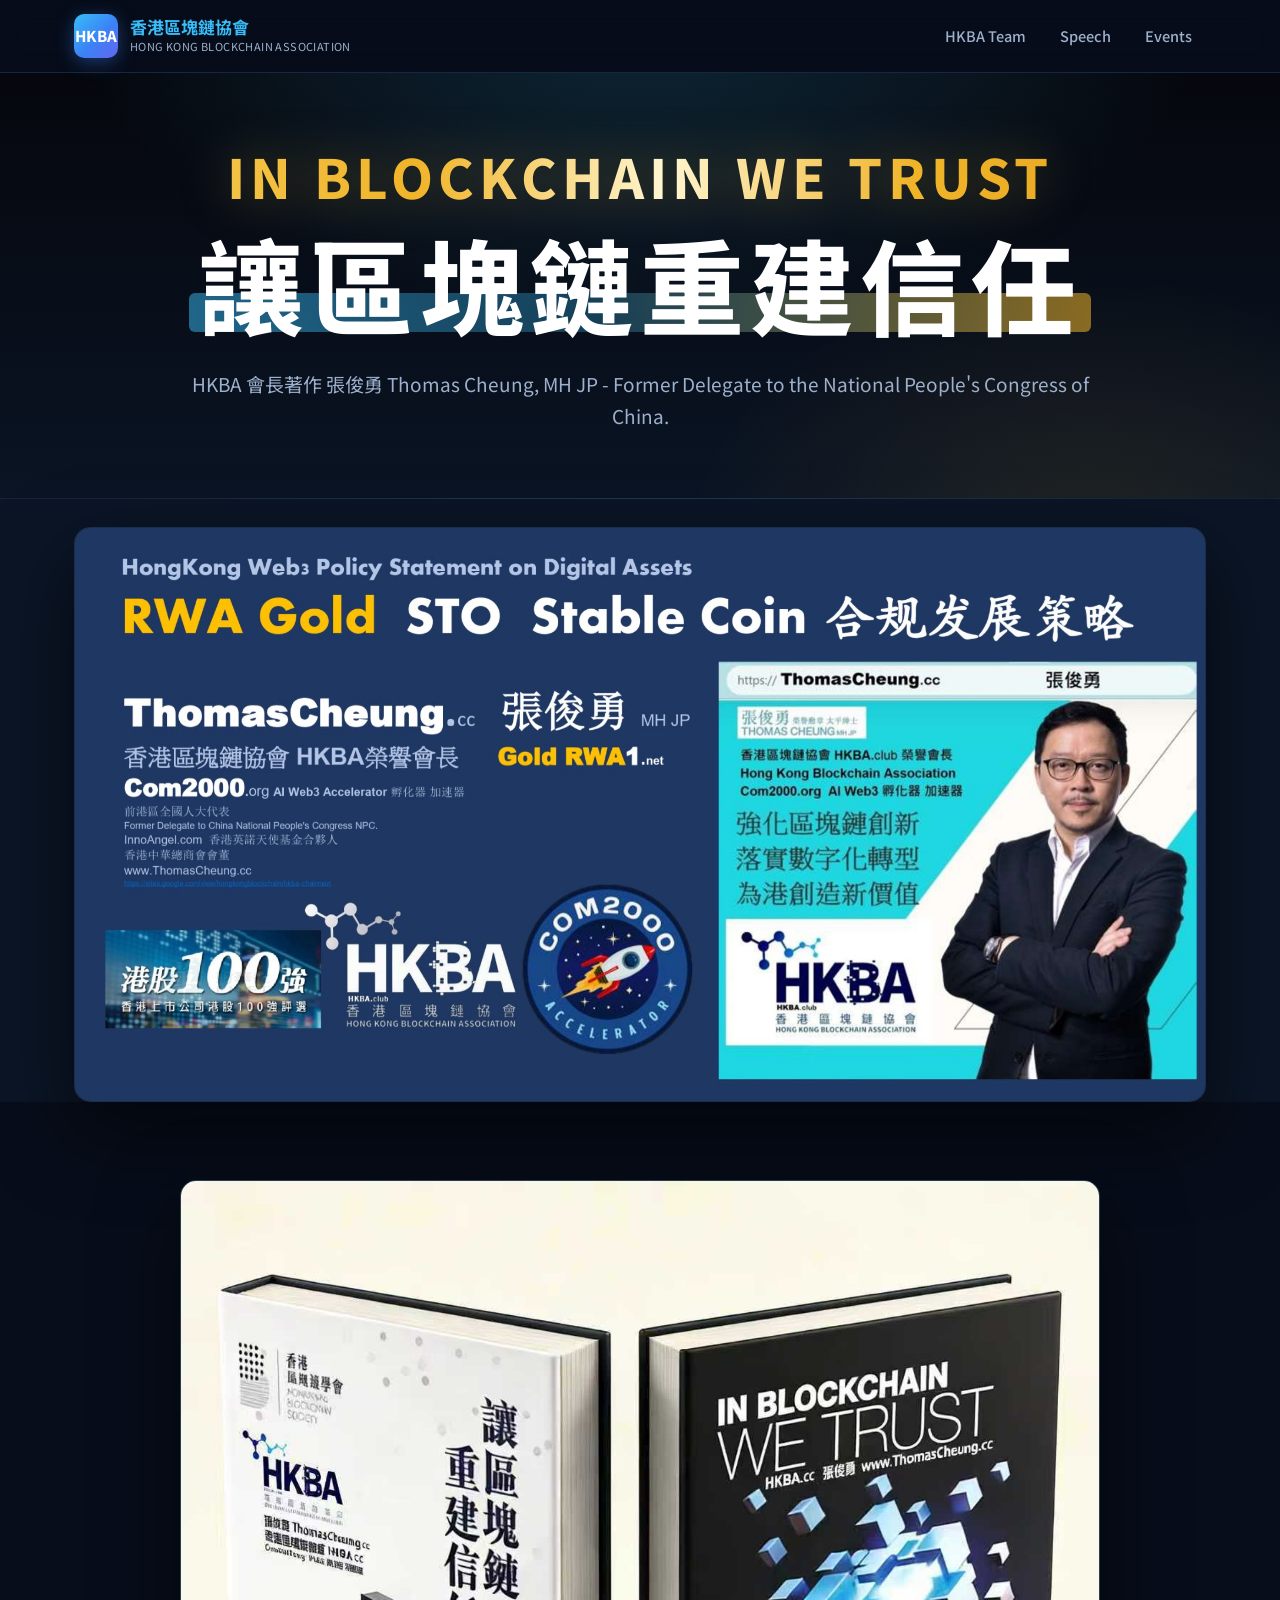
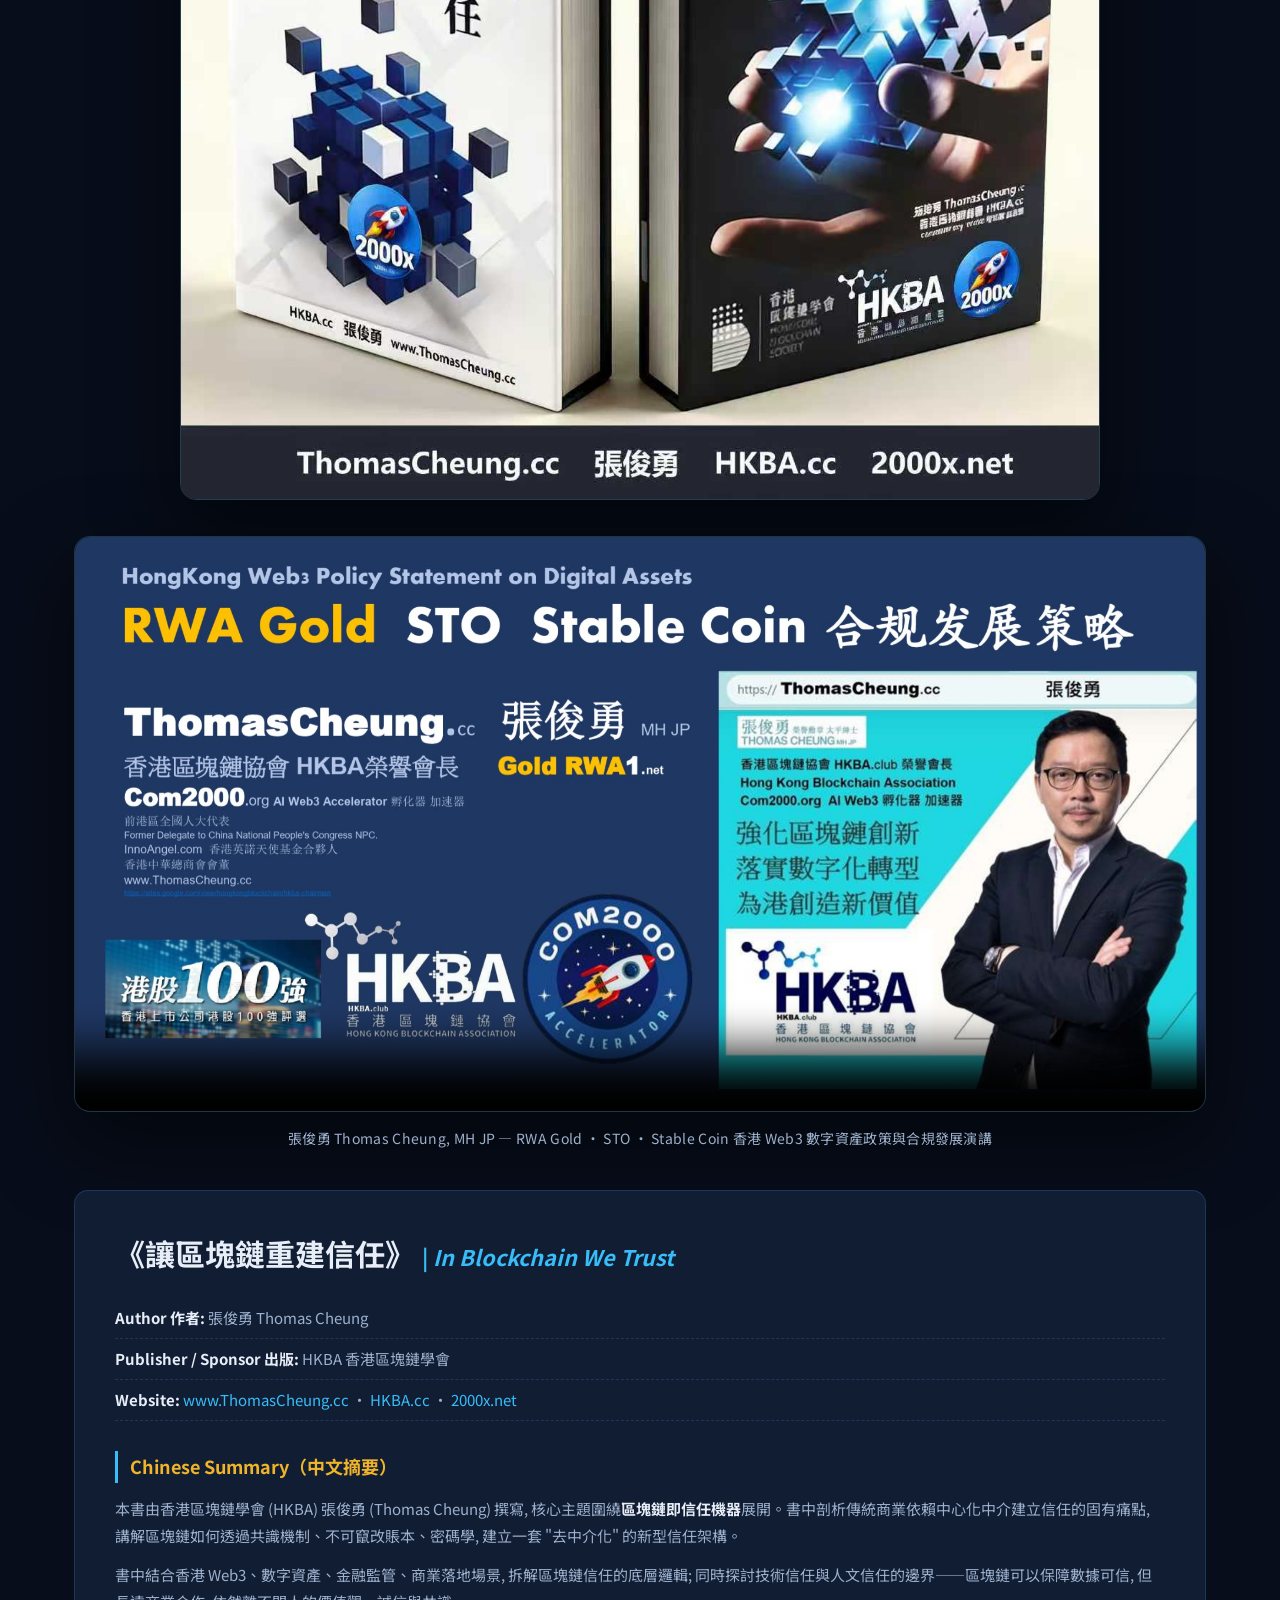
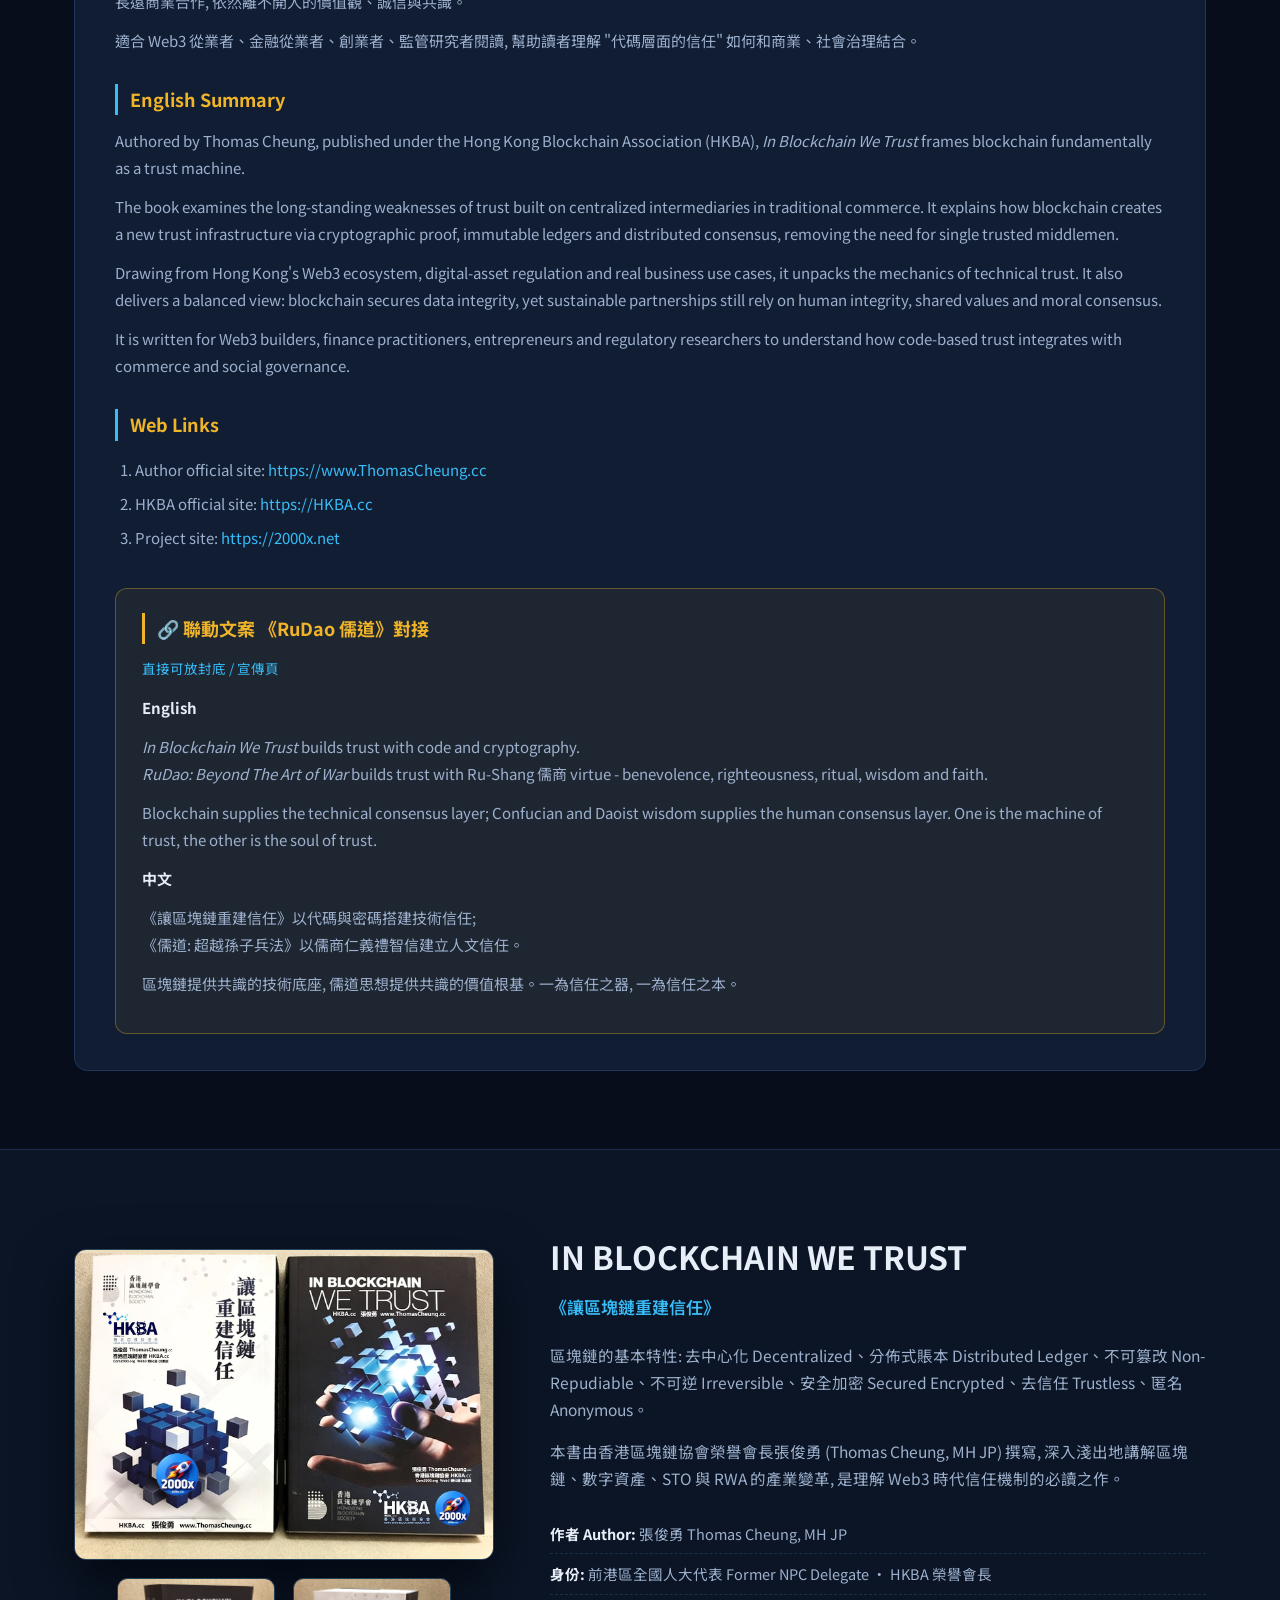
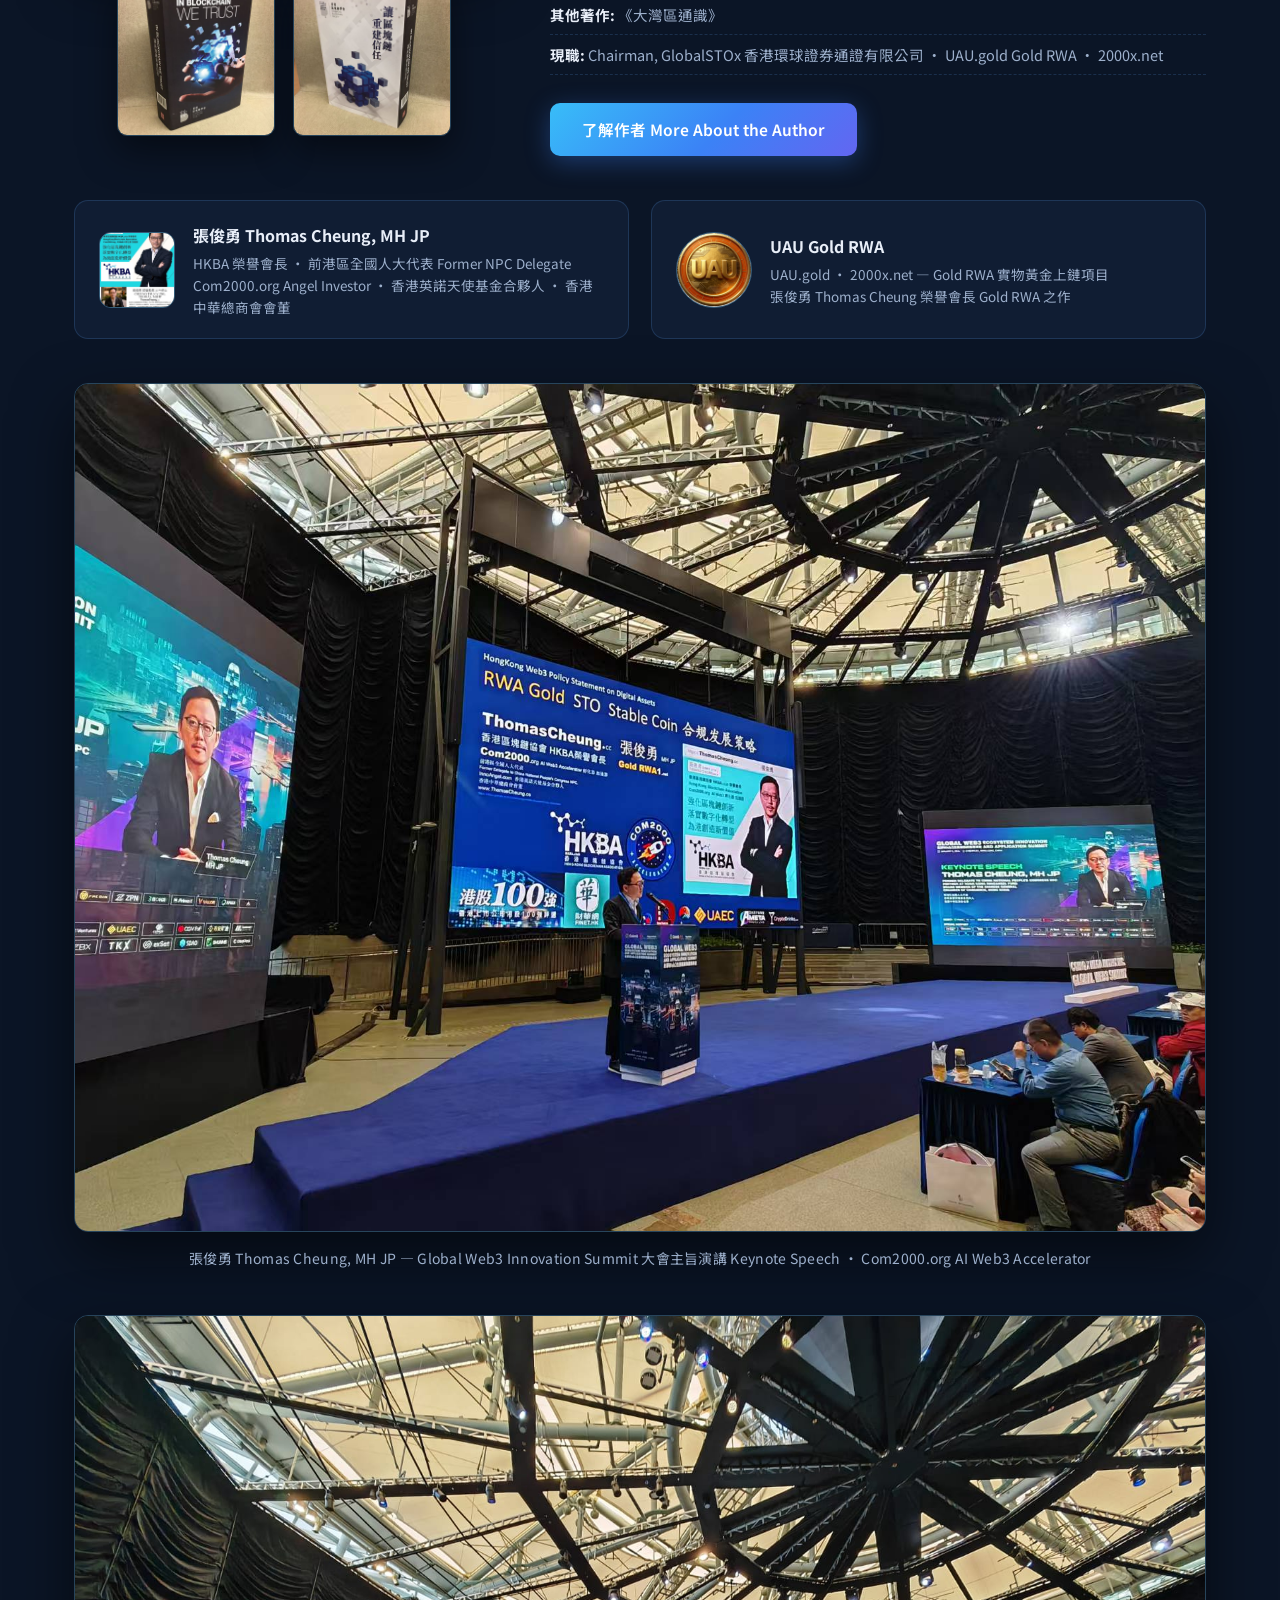
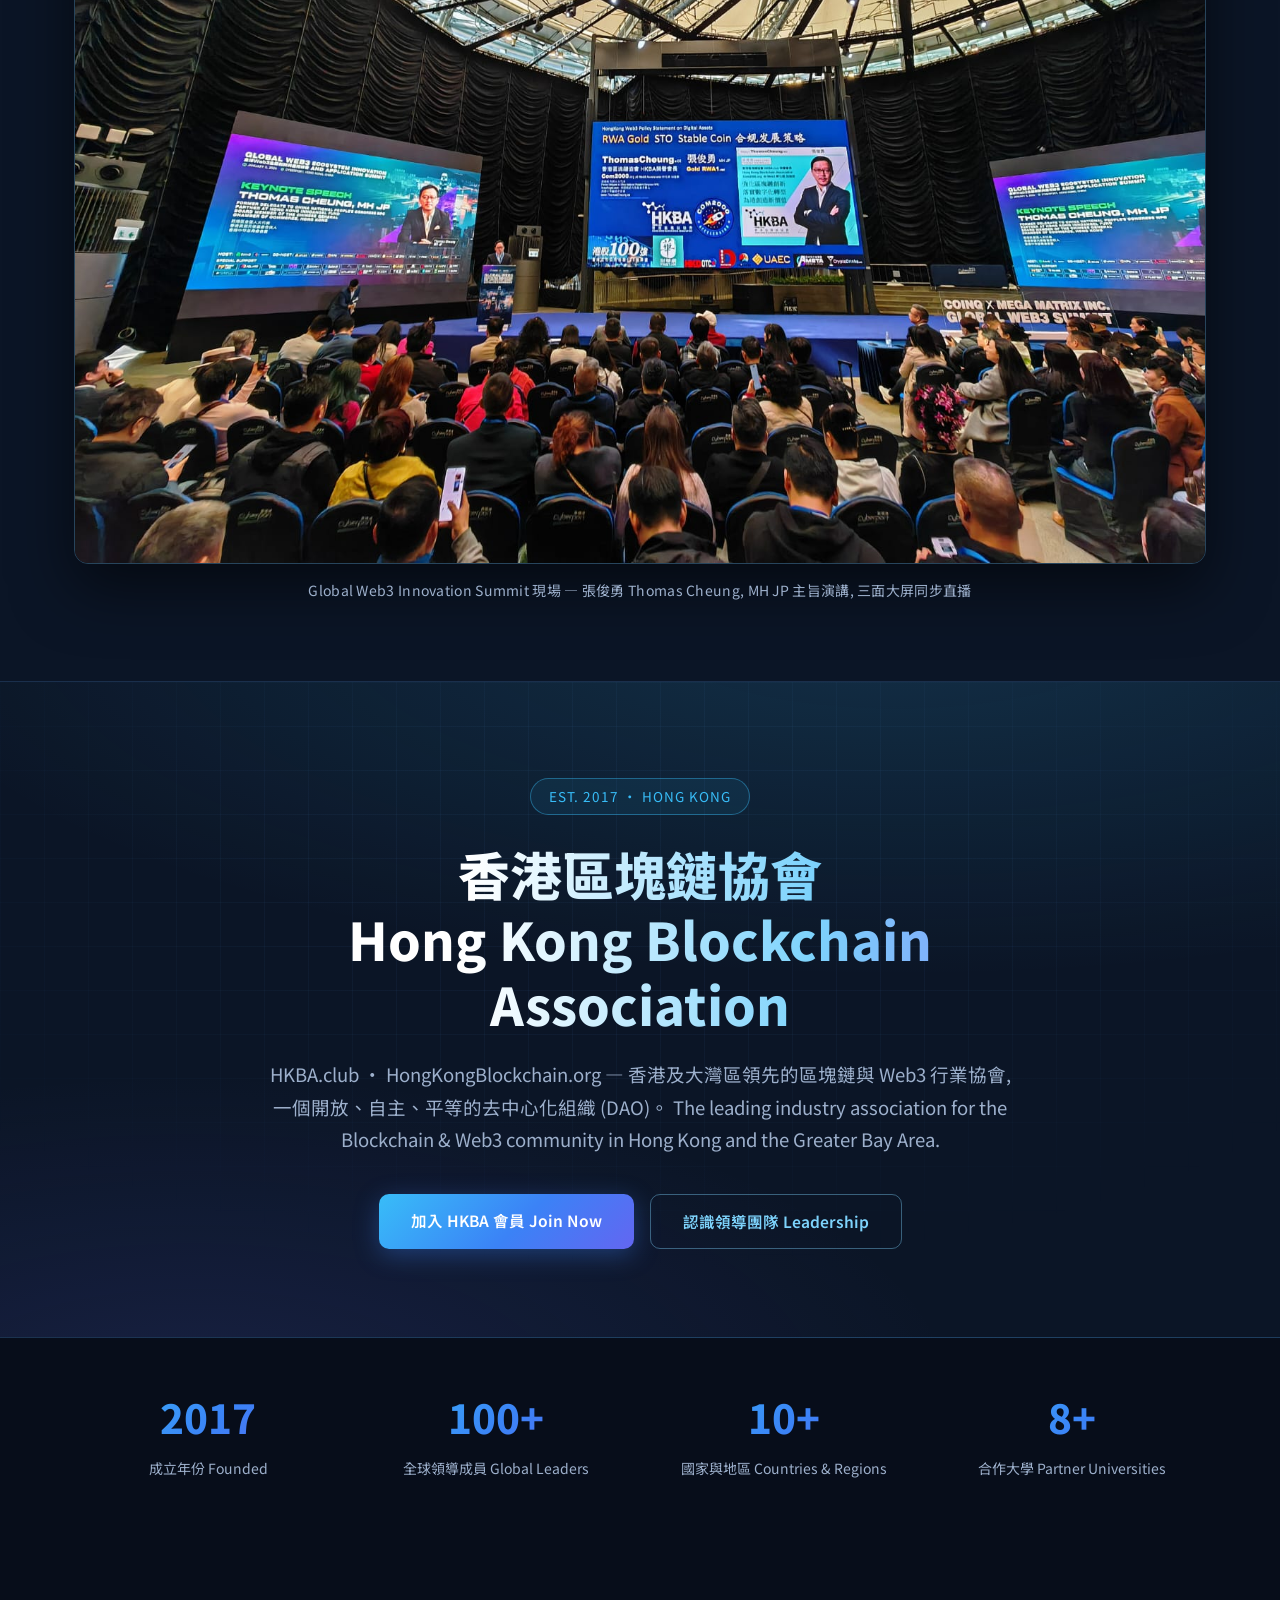
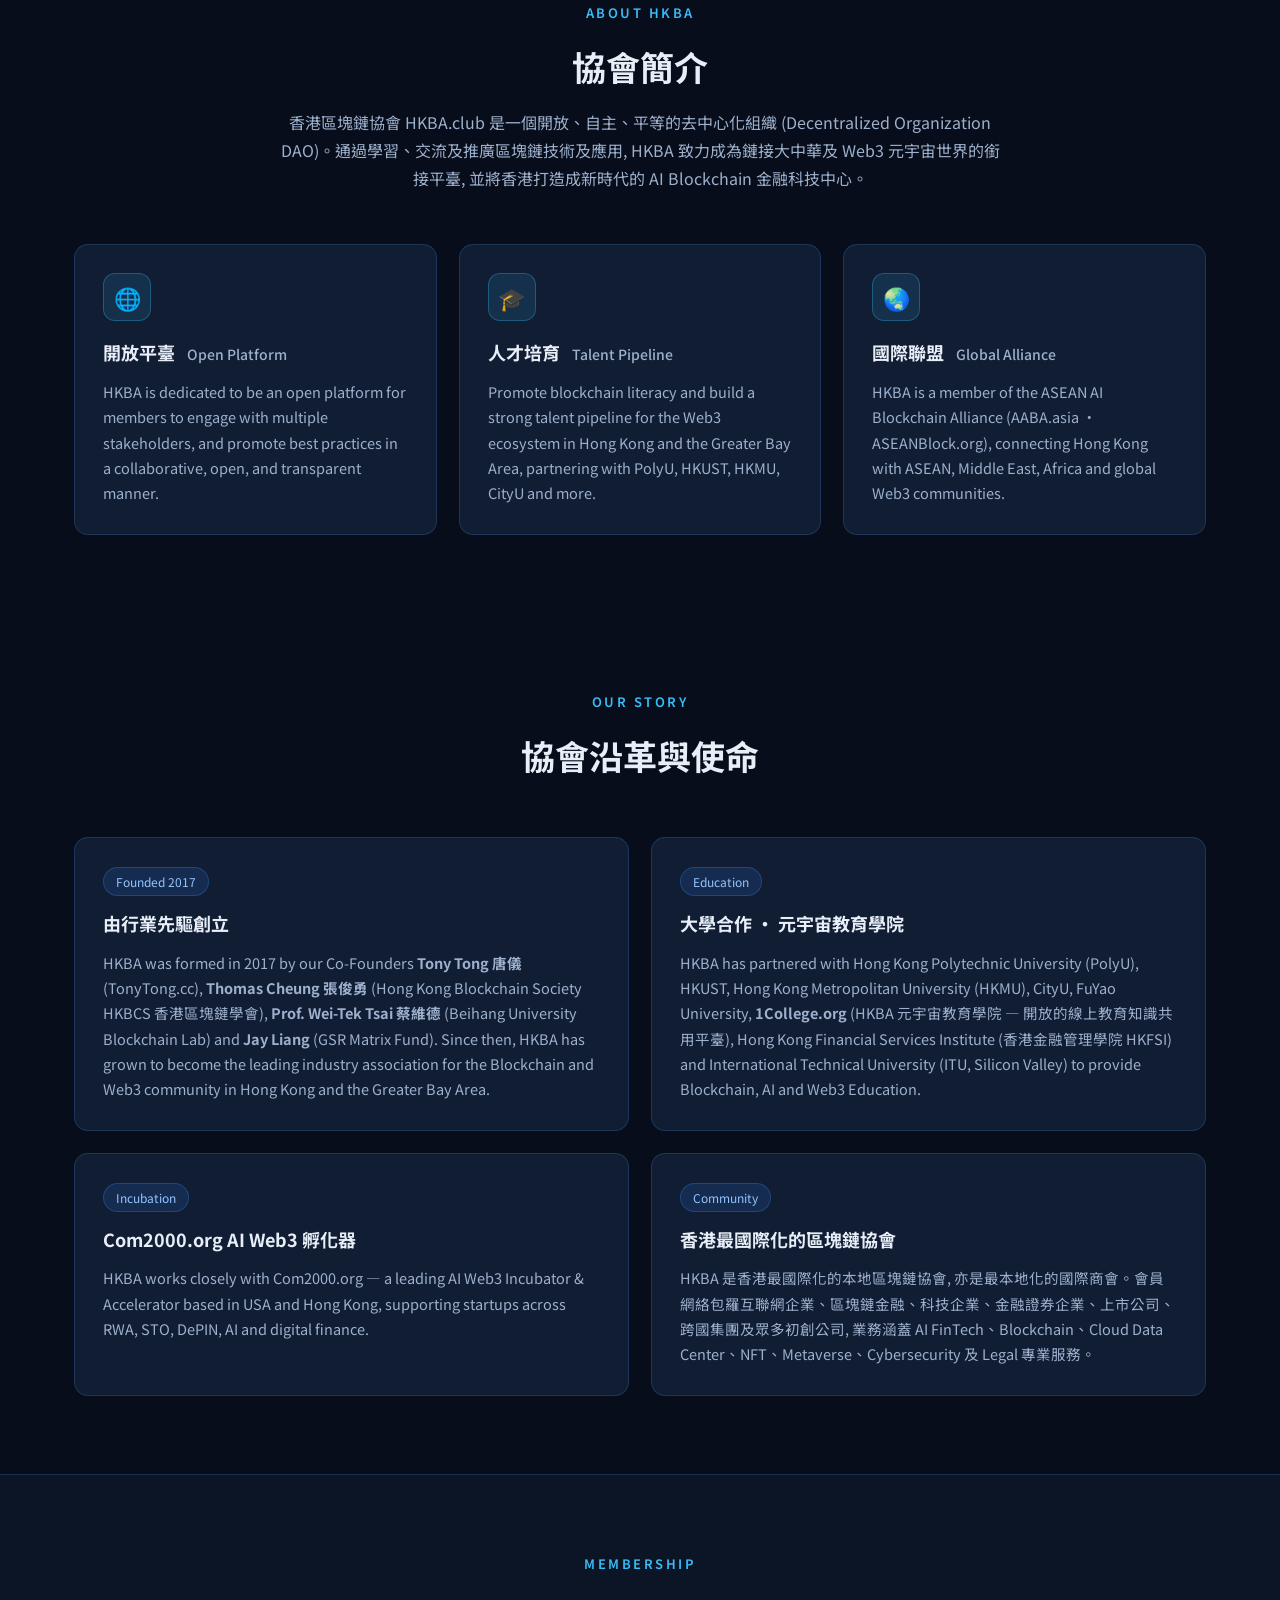
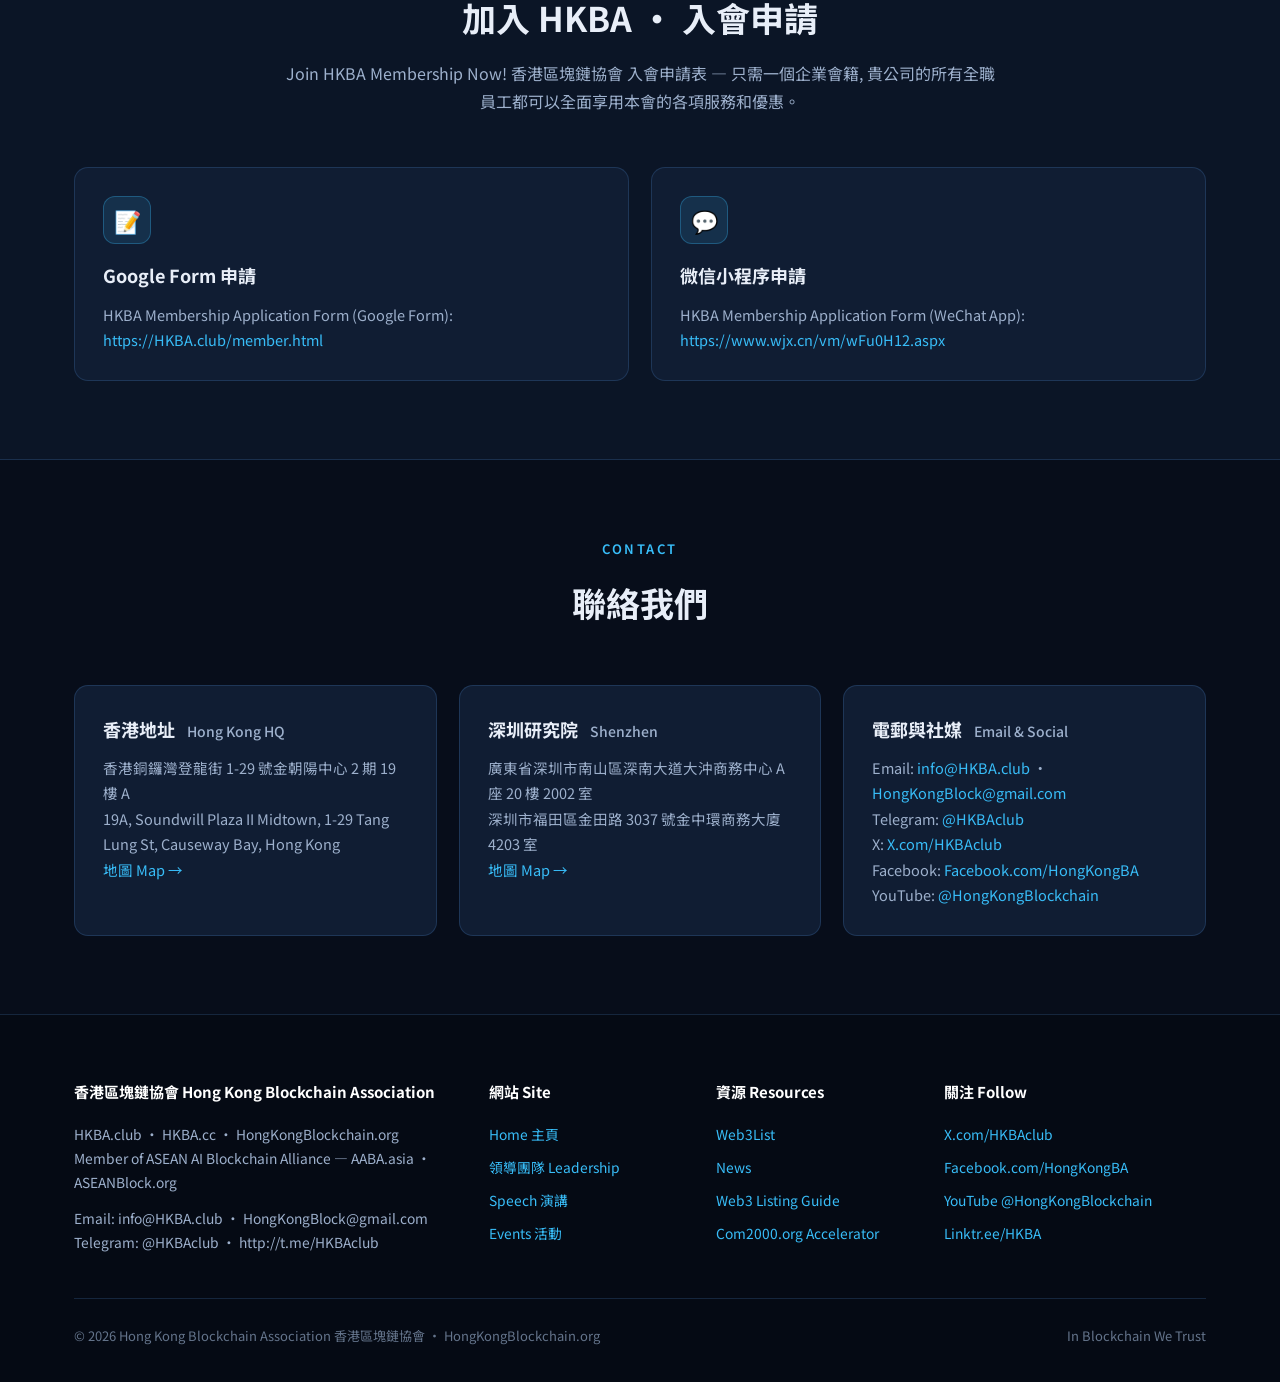
<file: index.html>
<!DOCTYPE html>
<html lang="zh-Hant">
<head>
<meta charset="utf-8">
<meta name="viewport" content="width=device-width, initial-scale=1">
<title>香港區塊鏈協會 HKBA | Hong Kong Blockchain Association - HongKongBlockchain.org</title>
<meta name="description" content="香港區塊鏈協會 HKBA.club 是香港及大灣區領先的區塊鏈與 Web3 行業協會, 成立於 2017 年,致力推動香港成為 AI Blockchain 金融科技中心。 Hong Kong Blockchain Association - the leading industry association for the Blockchain & Web3 community in Hong Kong and the Greater Bay Area.">
<meta property="og:title" content="香港區塊鏈協會 HKBA | Hong Kong Blockchain Association">
<meta property="og:description" content="Leading industry association for the Blockchain & Web3 community in Hong Kong and the Greater Bay Area. HKBA.club HongKongBlockchain.org">
<meta property="og:type" content="website">
<meta property="og:url" content="https://hongkongblockchain.org/">
<link rel="preconnect" href="https://fonts.googleapis.com">
<link rel="preconnect" href="https://fonts.gstatic.com" crossorigin>
<link href="https://fonts.googleapis.com/css2?family=Noto+Sans+TC:wght@400;500;700;800&family=Inter:wght@400;500;600;700&display=swap" rel="stylesheet">
<link rel="stylesheet" href="assets/css/style.css?v=3">
<link rel="icon" type="image/svg+xml" href="data:image/svg+xml,%3Csvg xmlns='http://www.w3.org/2000/svg' viewBox='0 0 64 64'%3E%3Crect width='64' height='64' rx='14' fill='%233b82f6'/%3E%3Ctext x='32' y='43' font-size='26' font-weight='bold' text-anchor='middle' fill='white' font-family='Arial'%3EH%3C/text%3E%3C/svg%3E">
</head>
<body>

<header class="site-header">
  <div class="container header-inner">
    <a href="index.html" class="brand" style="text-decoration:none">
      <div class="brand-mark">HKBA</div>
      <div class="brand-text">
        <div class="brand-zh">香港區塊鏈協會</div>
        <div class="brand-en">HONG KONG BLOCKCHAIN ASSOCIATION</div>
      </div>
    </a>
    <nav class="main-nav">
      <a href="leadership.html">HKBA Team</a>
      <a href="speech.html">Speech</a>
      <a href="events.html">Events</a>
    </nav>
  </div>
</header>

<section class="title-hero">
  <div class="title-hero-inner">
    <div class="th-kicker">IN BLOCKCHAIN WE TRUST</div>
    <h1 class="th-main"><span>讓區塊鏈重建信任</span></h1>
    <p class="th-sub">HKBA 會長著作 張俊勇 Thomas Cheung, MH JP - Former Delegate to the National People's Congress of China.</p>
  </div>
</section>

<section class="hero-poster">
  <div class="container">
    <figure class="poster-feature">
      <img src="assets/img/thomas-poster.jpg" alt="張俊勇 Thomas Cheung, MH JP — HongKong Web3 Policy Statement on Digital Assets: RWA Gold · STO · Stable Coin 合規發展策略">
    </figure>
  </div>
</section>

<section class="block book-desc-sec">
  <div class="container">
    <figure class="book-cover-feature">
      <img src="assets/img/book-trust.jpg" alt="《讓區塊鏈重建信任》In Blockchain We Trust - 中英文版雙封面實拍">
    </figure>
    <figure class="video-feature">
      <video controls playsinline preload="metadata" poster="assets/img/thomas-poster.jpg" style="width:100%;max-width:100%;height:auto;display:block">
        <source src="assets/video/thomas-speech.mp4?v=2" type="video/mp4">
        您的瀏覽器不支援影片播放, 請 <a href="assets/video/thomas-speech.mp4?v=2">下載觀看 Download</a>。
      </video>
      <figcaption>張俊勇 Thomas Cheung, MH JP — RWA Gold · STO · Stable Coin 香港 Web3 數字資產政策與合規發展演講</figcaption>
    </figure>
    <div class="card book-desc">
      <h2 class="bd-title">《讓區塊鏈重建信任》 <span class="bd-en">| <em>In Blockchain We Trust</em></span></h2>
      <ul class="bd-meta">
        <li><strong>Author 作者:</strong> 張俊勇 Thomas Cheung</li>
        <li><strong>Publisher / Sponsor 出版:</strong> HKBA 香港區塊鏈學會</li>
        <li><strong>Website:</strong> <a href="https://www.ThomasCheung.cc" target="_blank" rel="noopener">www.ThomasCheung.cc</a> · <a href="https://HKBA.cc" target="_blank" rel="noopener">HKBA.cc</a> · <a href="https://2000x.net" target="_blank" rel="noopener">2000x.net</a></li>
      </ul>

      <h3>Chinese Summary（中文摘要）</h3>
      <p>本書由香港區塊鏈學會 (HKBA) 張俊勇 (Thomas Cheung) 撰寫, 核心主題圍繞<strong>區塊鏈即信任機器</strong>展開。書中剖析傳統商業依賴中心化中介建立信任的固有痛點, 講解區塊鏈如何透過共識機制、不可竄改賬本、密碼學, 建立一套 "去中介化" 的新型信任架構。</p>
      <p>書中結合香港 Web3、數字資產、金融監管、商業落地場景, 拆解區塊鏈信任的底層邏輯; 同時探討技術信任與人文信任的邊界——區塊鏈可以保障數據可信, 但長遠商業合作, 依然離不開人的價值觀、誠信與共識。</p>
      <p>適合 Web3 從業者、金融從業者、創業者、監管研究者閱讀, 幫助讀者理解 "代碼層面的信任" 如何和商業、社會治理結合。</p>

      <h3>English Summary</h3>
      <p>Authored by Thomas Cheung, published under the Hong Kong Blockchain Association (HKBA), <em>In Blockchain We Trust</em> frames blockchain fundamentally as a trust machine.</p>
      <p>The book examines the long-standing weaknesses of trust built on centralized intermediaries in traditional commerce. It explains how blockchain creates a new trust infrastructure via cryptographic proof, immutable ledgers and distributed consensus, removing the need for single trusted middlemen.</p>
      <p>Drawing from Hong Kong's Web3 ecosystem, digital-asset regulation and real business use cases, it unpacks the mechanics of technical trust. It also delivers a balanced view: blockchain secures data integrity, yet sustainable partnerships still rely on human integrity, shared values and moral consensus.</p>
      <p>It is written for Web3 builders, finance practitioners, entrepreneurs and regulatory researchers to understand how code-based trust integrates with commerce and social governance.</p>

      <h3>Web Links</h3>
      <ol class="bd-links">
        <li>Author official site: <a href="https://www.ThomasCheung.cc" target="_blank" rel="noopener">https://www.ThomasCheung.cc</a></li>
        <li>HKBA official site: <a href="https://HKBA.cc" target="_blank" rel="noopener">https://HKBA.cc</a></li>
        <li>Project site: <a href="https://2000x.net" target="_blank" rel="noopener">https://2000x.net</a></li>
      </ol>

      <div class="rudao-note">
        <h3>🔗 聯動文案 《RuDao 儒道》對接</h3>
        <p class="rudao-hint">直接可放封底 / 宣傳頁</p>
        <p><strong>English</strong></p>
        <p><em>In Blockchain We Trust</em> builds trust with code and cryptography.<br>
        <em>RuDao: Beyond The Art of War</em> builds trust with Ru-Shang 儒商 virtue - benevolence, righteousness, ritual, wisdom and faith.</p>
        <p>Blockchain supplies the technical consensus layer; Confucian and Daoist wisdom supplies the human consensus layer. One is the machine of trust, the other is the soul of trust.</p>
        <p><strong>中文</strong></p>
        <p>《讓區塊鏈重建信任》以代碼與密碼搭建技術信任;<br>
        《儒道: 超越孫子兵法》以儒商仁義禮智信建立人文信任。</p>
        <p>區塊鏈提供共識的技術底座, 儒道思想提供共識的價值根基。一為信任之器, 一為信任之本。</p>
      </div>
    </div>
  </div>
</section>

<section class="block alt">
  <div class="container">
        <div class="book-wrap">
      <div class="book-gallery">
        <figure class="book-feature"><img src="assets/img/books-duo.jpg" alt="In Blockchain We Trust 讓區塊鏈重建信任 - 雙書實拍"></figure>
        <div class="book-thumbs">
          <figure><img src="assets/img/book-en.jpg" alt="In Blockchain We Trust - English edition cover"></figure>
          <figure><img src="assets/img/book-cn.jpg" alt="讓區塊鏈重建信任 - Chinese edition cover"></figure>
        </div>
      </div>
      <div class="book-info">
        <h2>IN BLOCKCHAIN WE TRUST</h2>
        <div class="book-sub">《讓區塊鏈重建信任》</div>
        <p>區塊鏈的基本特性: 去中心化 Decentralized、分佈式賬本 Distributed Ledger、不可篡改 Non-Repudiable、不可逆 Irreversible、安全加密 Secured Encrypted、去信任 Trustless、匿名 Anonymous。</p>
        <p>本書由香港區塊鏈協會榮譽會長張俊勇 (Thomas Cheung, MH JP) 撰寫, 深入淺出地講解區塊鏈、數字資產、STO 與 RWA 的產業變革, 是理解 Web3 時代信任機制的必讀之作。</p>
        <ul class="book-meta">
          <li><strong>作者 Author:</strong> 張俊勇 Thomas Cheung, MH JP</li>
          <li><strong>身份:</strong> 前港區全國人大代表 Former NPC Delegate · HKBA 榮譽會長</li>
          <li><strong>其他著作:</strong> 《大灣區通識》</li>
          <li><strong>現職:</strong> Chairman, GlobalSTOx 香港環球證券通證有限公司 · UAU.gold Gold RWA · 2000x.net</li>
        </ul>
        <a class="btn btn-primary" href="leadership.html">了解作者 More About the Author</a>
      </div>
    </div>

    <div class="author-strip">
      <div class="author-card">
        <img src="assets/img/thomas-cheung-profile.jpg" alt="張俊勇 Thomas Cheung, MH JP - HKBA 榮譽會長">
        <div>
          <strong>張俊勇 Thomas Cheung, MH JP</strong>
          <span>HKBA 榮譽會長 · 前港區全國人大代表 Former NPC Delegate<br>Com2000.org Angel Investor · 香港英諾天使基金合夥人 · 香港中華總商會會董</span>
        </div>
      </div>
      <div class="author-card">
        <img class="round" src="assets/img/uau-coin.jpg" alt="UAU Gold RWA - UAU.gold 2000x.net">
        <div>
          <strong>UAU Gold RWA</strong>
          <span>UAU.gold · 2000x.net — Gold RWA 實物黃金上鏈項目<br>張俊勇 Thomas Cheung 榮譽會長 Gold RWA 之作</span>
        </div>
      </div>
    </div>


    <figure class="conf-photo">
      <img src="assets/img/com2000-speaker.jpg" alt="張俊勇 Thomas Cheung, MH JP — Global Web3 Innovation Summit 主旨演講 Keynote">
      <figcaption>張俊勇 Thomas Cheung, MH JP — Global Web3 Innovation Summit 大會主旨演講 Keynote Speech · Com2000.org AI Web3 Accelerator</figcaption>
    </figure>
    <figure class="conf-photo">
      <img src="assets/img/speech-audience.jpg" alt="張俊勇 Thomas Cheung, MH JP 主旨演講現場 — Global Web3 Innovation Summit 全場觀眾">
      <figcaption>Global Web3 Innovation Summit 現場 — 張俊勇 Thomas Cheung, MH JP 主旨演講, 三面大屏同步直播</figcaption>
    </figure>
  </div>
</section>



<section class="hero">
  <div class="container hero-inner">
    <div class="hero-badge">EST. 2017 · HONG KONG</div>
    <h1>香港區塊鏈協會<br>Hong Kong Blockchain Association</h1>
    <p class="lead">
      HKBA.club · HongKongBlockchain.org — 香港及大灣區領先的區塊鏈與 Web3 行業協會, 一個開放、自主、平等的去中心化組織 (DAO)。
      The leading industry association for the Blockchain &amp; Web3 community in Hong Kong and the Greater Bay Area.
    </p>
    <div class="hero-actions">
      <a class="btn btn-primary" href="https://HKBA.club/member.html" target="_blank" rel="noopener">加入 HKBA 會員 Join Now</a>
      <a class="btn btn-ghost" href="leadership.html">認識領導團隊 Leadership</a>
    </div>
  </div>
</section>

<div class="container">
  <div class="stats-strip">
    <div><div class="num">2017</div><div class="lbl">成立年份 Founded</div></div>
    <div><div class="num">100+</div><div class="lbl">全球領導成員 Global Leaders</div></div>
    <div><div class="num">10+</div><div class="lbl">國家與地區 Countries &amp; Regions</div></div>
    <div><div class="num">8+</div><div class="lbl">合作大學 Partner Universities</div></div>
  </div>
</div>


<section class="block">
  <div class="container">
    <div class="section-head">
      <div class="kicker">About HKBA</div>
      <h2>協會簡介</h2>
      <p>香港區塊鏈協會 HKBA.club 是一個開放、自主、平等的去中心化組織 (Decentralized Organization DAO)。通過學習、交流及推廣區塊鏈技術及應用, HKBA 致力成為鏈接大中華及 Web3 元宇宙世界的銜接平臺, 並將香港打造成新時代的 AI Blockchain 金融科技中心。</p>
    </div>
    <div class="grid grid-3">
      <div class="card">
        <div class="feature-icon">🌐</div>
        <h3>開放平臺 <span class="en">Open Platform</span></h3>
        <p>HKBA is dedicated to be an open platform for members to engage with multiple stakeholders, and promote best practices in a collaborative, open, and transparent manner.</p>
      </div>
      <div class="card">
        <div class="feature-icon">🎓</div>
        <h3>人才培育 <span class="en">Talent Pipeline</span></h3>
        <p>Promote blockchain literacy and build a strong talent pipeline for the Web3 ecosystem in Hong Kong and the Greater Bay Area, partnering with PolyU, HKUST, HKMU, CityU and more.</p>
      </div>
      <div class="card">
        <div class="feature-icon">🌏</div>
        <h3>國際聯盟 <span class="en">Global Alliance</span></h3>
        <p>HKBA is a member of the ASEAN AI Blockchain Alliance (AABA.asia · ASEANBlock.org), connecting Hong Kong with ASEAN, Middle East, Africa and global Web3 communities.</p>
      </div>
    </div>
  </div>
</section>


<section class="block">
  <div class="container">
    <div class="section-head">
      <div class="kicker">Our Story</div>
      <h2>協會沿革與使命</h2>
    </div>
    <div class="grid grid-2">
      <div class="card">
        <span class="tag">Founded 2017</span>
        <h3>由行業先驅創立</h3>
        <p>HKBA was formed in 2017 by our Co-Founders <strong>Tony Tong 唐儀</strong> (TonyTong.cc), <strong>Thomas Cheung 張俊勇</strong> (Hong Kong Blockchain Society HKBCS 香港區塊鏈學會), <strong>Prof. Wei-Tek Tsai 蔡維德</strong> (Beihang University Blockchain Lab) and <strong>Jay Liang</strong> (GSR Matrix Fund). Since then, HKBA has grown to become the leading industry association for the Blockchain and Web3 community in Hong Kong and the Greater Bay Area.</p>
      </div>
      <div class="card">
        <span class="tag">Education</span>
        <h3>大學合作 · 元宇宙教育學院</h3>
        <p>HKBA has partnered with Hong Kong Polytechnic University (PolyU), HKUST, Hong Kong Metropolitan University (HKMU), CityU, FuYao University, <strong>1College.org</strong> (HKBA 元宇宙教育學院 — 開放的線上教育知識共用平臺), Hong Kong Financial Services Institute (香港金融管理學院 HKFSI) and International Technical University (ITU, Silicon Valley) to provide Blockchain, AI and Web3 Education.</p>
      </div>
      <div class="card">
        <span class="tag">Incubation</span>
        <h3>Com2000.org AI Web3 孵化器</h3>
        <p>HKBA works closely with Com2000.org — a leading AI Web3 Incubator &amp; Accelerator based in USA and Hong Kong, supporting startups across RWA, STO, DePIN, AI and digital finance.</p>
      </div>
      <div class="card">
        <span class="tag">Community</span>
        <h3>香港最國際化的區塊鏈協會</h3>
        <p>HKBA 是香港最國際化的本地區塊鏈協會, 亦是最本地化的國際商會。會員網絡包羅互聯網企業、區塊鏈金融、科技企業、金融證券企業、上市公司、跨國集團及眾多初創公司, 業務涵蓋 AI FinTech、Blockchain、Cloud Data Center、NFT、Metaverse、Cybersecurity 及 Legal 專業服務。</p>
      </div>
    </div>
  </div>
</section>

<section class="block alt" id="membership">
  <div class="container">
    <div class="section-head">
      <div class="kicker">Membership</div>
      <h2>加入 HKBA · 入會申請</h2>
      <p>Join HKBA Membership Now! 香港區塊鏈協會 入會申請表 — 只需一個企業會籍, 貴公司的所有全職員工都可以全面享用本會的各項服務和優惠。</p>
    </div>
    <div class="grid grid-2">
      <div class="card">
        <div class="feature-icon">📝</div>
        <h3>Google Form 申請</h3>
        <p>HKBA Membership Application Form (Google Form):</p>
        <p><a href="https://forms.gle/EWHJQ3cQLpWJ5Efc8" target="_blank" rel="noopener">https://HKBA.club/member.html</a></p>
      </div>
      <div class="card">
        <div class="feature-icon">💬</div>
        <h3>微信小程序申請</h3>
        <p>HKBA Membership Application Form (WeChat App):</p>
        <p><a href="https://www.wjx.cn/vm/wFu0H12.aspx" target="_blank" rel="noopener">https://www.wjx.cn/vm/wFu0H12.aspx</a></p>
      </div>
    </div>
  </div>
</section>

<section class="block">
  <div class="container">
    <div class="section-head">
      <div class="kicker">Contact</div>
      <h2>聯絡我們</h2>
    </div>
    <div class="grid grid-3">
      <div class="card">
        <h3>香港地址 <span class="en">Hong Kong HQ</span></h3>
        <p>香港銅鑼灣登龍街 1-29 號金朝陽中心 2 期 19 樓 A<br>
        19A, Soundwill Plaza II Midtown, 1-29 Tang Lung St, Causeway Bay, Hong Kong</p>
        <p><a href="https://maps.app.goo.gl/UDP4biqJHqhdHguj6" target="_blank" rel="noopener">地圖 Map →</a></p>
      </div>
      <div class="card">
        <h3>深圳研究院 <span class="en">Shenzhen</span></h3>
        <p>廣東省深圳市南山區深南大道大沖商務中心 A 座 20 樓 2002 室<br>
        深圳市福田區金田路 3037 號金中環商務大廈 4203 室</p>
        <p><a href="https://maps.app.goo.gl/MS8kacec4JzEutBK7" target="_blank" rel="noopener">地圖 Map →</a></p>
      </div>
      <div class="card">
        <h3>電郵與社媒 <span class="en">Email &amp; Social</span></h3>
        <p>
          Email: <a href="mailto:info@HKBA.club">info@HKBA.club</a> · <a href="mailto:HongKongBlock@gmail.com">HongKongBlock@gmail.com</a><br>
          Telegram: <a href="https://t.me/HKBAclub" target="_blank" rel="noopener">@HKBAclub</a><br>
          X: <a href="https://x.com/HKBAclub" target="_blank" rel="noopener">X.com/HKBAclub</a><br>
          Facebook: <a href="https://www.facebook.com/HongKongBA" target="_blank" rel="noopener">Facebook.com/HongKongBA</a><br>
          YouTube: <a href="https://www.youtube.com/@HongKongBlockchain" target="_blank" rel="noopener">@HongKongBlockchain</a>
        </p>
      </div>
    </div>
  </div>
</section>

<footer class="site-footer">
  <div class="container">
    <div class="footer-grid">
      <div>
        <h4>香港區塊鏈協會 Hong Kong Blockchain Association</h4>
        <p>HKBA.club · HKBA.cc · HongKongBlockchain.org<br>
        Member of ASEAN AI Blockchain Alliance — AABA.asia · ASEANBlock.org</p>
        <p style="margin-top:12px">Email: info@HKBA.club · HongKongBlock@gmail.com<br>
        Telegram: @HKBAclub · http://t.me/HKBAclub</p>
      </div>
      <div>
        <h4>網站 Site</h4>
        <ul>
          <li><a href="index.html">Home 主頁</a></li>
          <li><a href="leadership.html">領導團隊 Leadership</a></li>
          <li><a href="speech.html">Speech 演講</a></li>
          <li><a href="events.html">Events 活動</a></li>
        </ul>
      </div>
      <div>
        <h4>資源 Resources</h4>
        <ul>
          <li><a href="web3list.html">Web3List</a></li>
          <li><a href="news.html">News</a></li>
          <li><a href="guide.html">Web3 Listing Guide</a></li>
          <li><a href="https://com2000-landing-page.netlify.app/" target="_blank" rel="noopener">Com2000.org Accelerator</a></li>
        </ul>
      </div>
      <div>
        <h4>關注 Follow</h4>
        <ul>
          <li><a href="https://x.com/HKBAclub" target="_blank" rel="noopener">X.com/HKBAclub</a></li>
          <li><a href="https://www.facebook.com/HongKongBA" target="_blank" rel="noopener">Facebook.com/HongKongBA</a></li>
          <li><a href="https://www.youtube.com/@HongKongBlockchain" target="_blank" rel="noopener">YouTube @HongKongBlockchain</a></li>
          <li><a href="https://linktr.ee/HKBA" target="_blank" rel="noopener">Linktr.ee/HKBA</a></li>
        </ul>
      </div>
    </div>
    <div class="footer-bottom">
      <div>© 2026 Hong Kong Blockchain Association 香港區塊鏈協會 · HongKongBlockchain.org</div>
      <div>In Blockchain We Trust</div>
    </div>
  </div>
</footer>

</body>
</html>
</file>
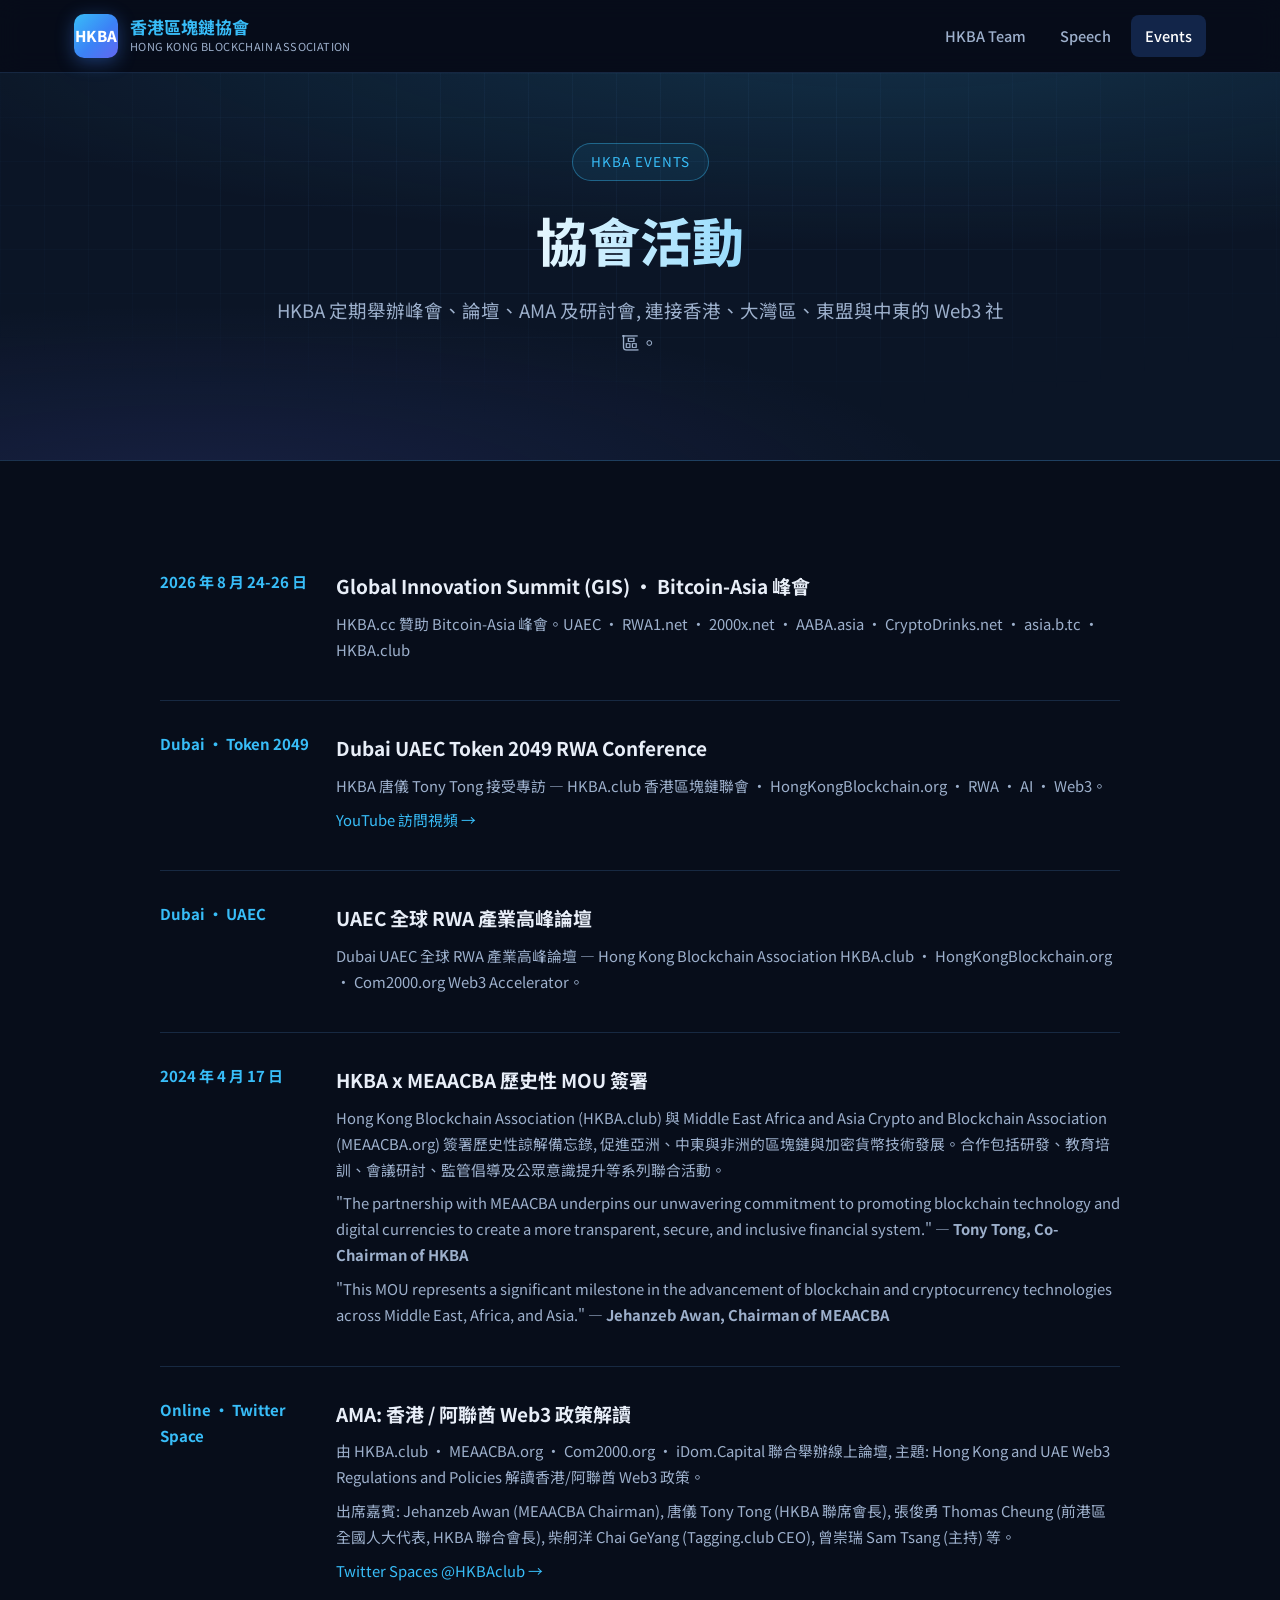
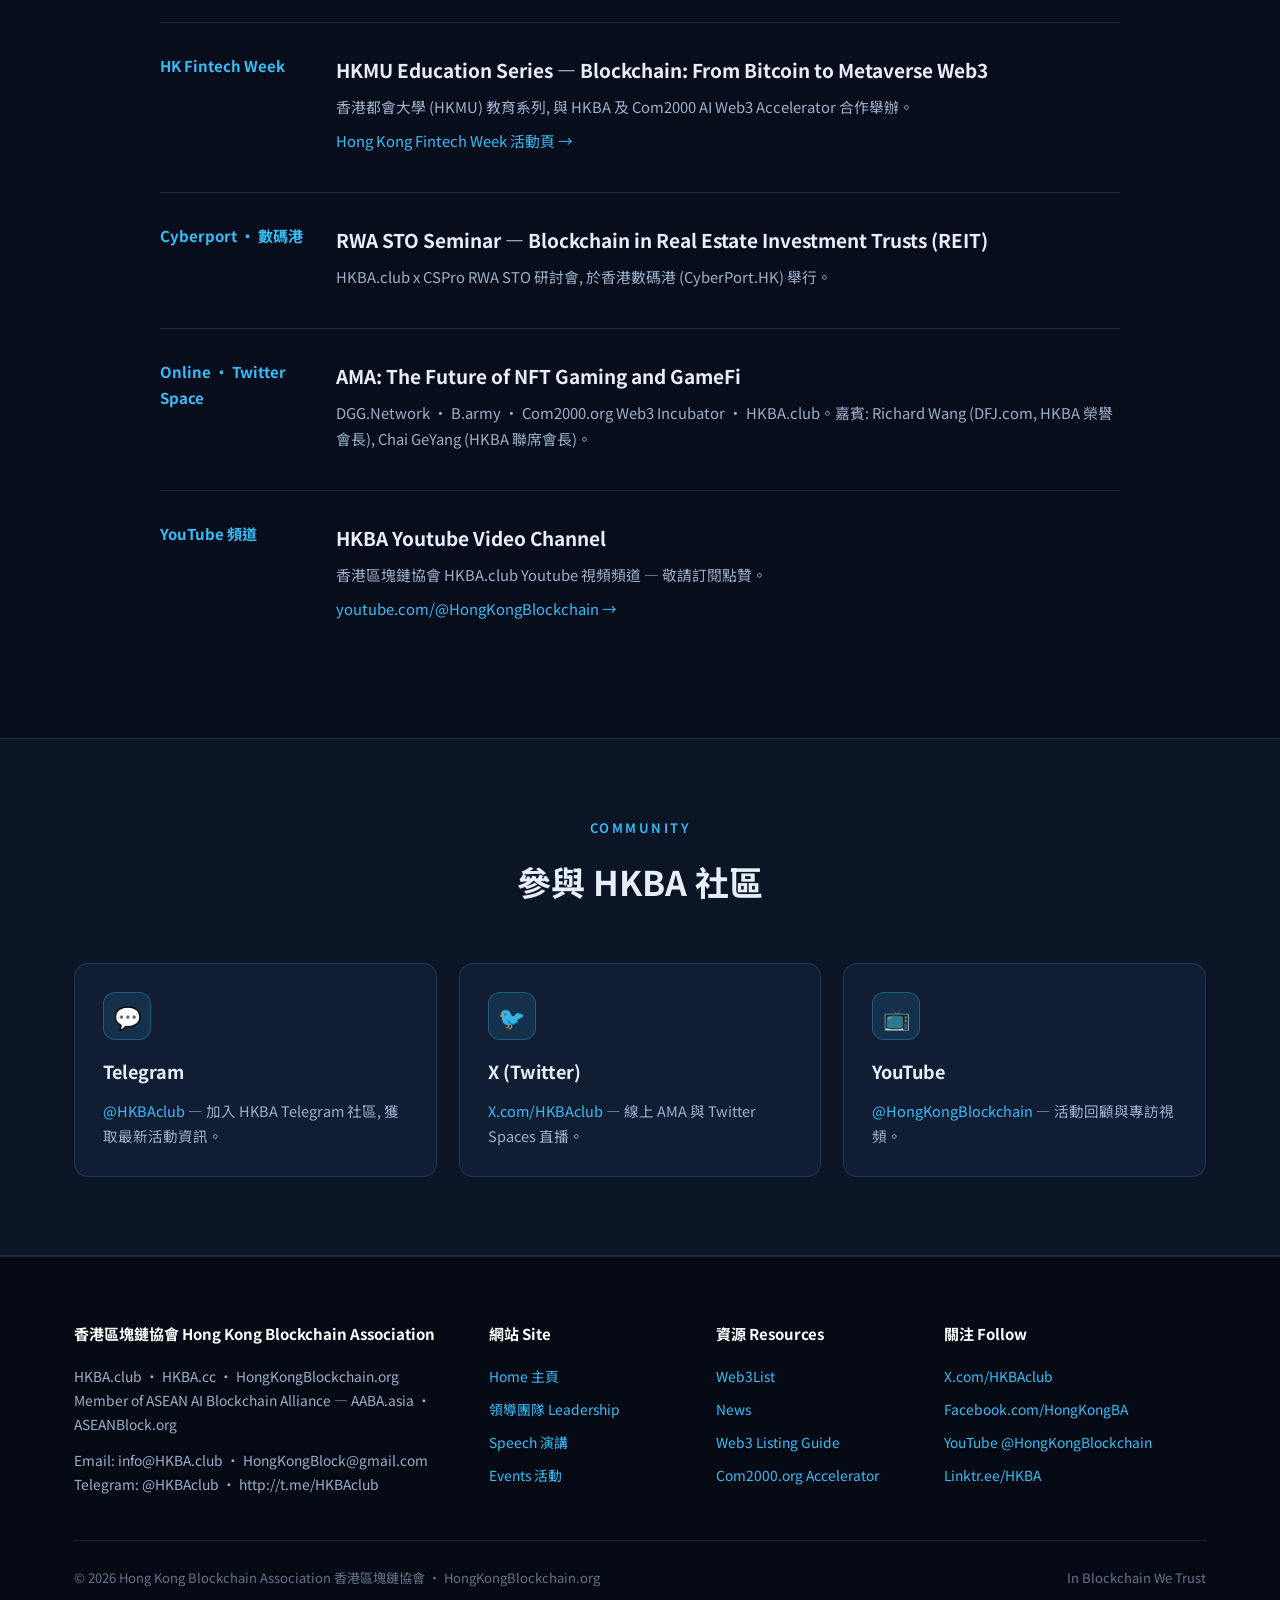
<file: events.html>
<!DOCTYPE html>
<html lang="zh-Hant">
<head>
<meta charset="utf-8">
<meta name="viewport" content="width=device-width, initial-scale=1">
<title>Events 活動 | 香港區塊鏈協會 HKBA - HongKongBlockchain.org</title>
<meta name="description" content="HKBA 活動 - HKBA Events, Dubai Token 2049 RWA Conference, MEAACBA MOU, HK Fintech Week, AMA 及研討會。">
<link rel="preconnect" href="https://fonts.googleapis.com">
<link rel="preconnect" href="https://fonts.gstatic.com" crossorigin>
<link href="https://fonts.googleapis.com/css2?family=Noto+Sans+TC:wght@400;500;700;800&family=Inter:wght@400;500;600;700&display=swap" rel="stylesheet">
<link rel="stylesheet" href="assets/css/style.css?v=3">
<link rel="icon" type="image/svg+xml" href="data:image/svg+xml,%3Csvg xmlns='http://www.w3.org/2000/svg' viewBox='0 0 64 64'%3E%3Crect width='64' height='64' rx='14' fill='%233b82f6'/%3E%3Ctext x='32' y='43' font-size='26' font-weight='bold' text-anchor='middle' fill='white' font-family='Arial'%3EH%3C/text%3E%3C/svg%3E">
</head>
<body>

<header class="site-header">
  <div class="container header-inner">
    <a href="index.html" class="brand" style="text-decoration:none">
      <div class="brand-mark">HKBA</div>
      <div class="brand-text">
        <div class="brand-zh">香港區塊鏈協會</div>
        <div class="brand-en">HONG KONG BLOCKCHAIN ASSOCIATION</div>
      </div>
    </a>
    <nav class="main-nav">
      <a href="leadership.html">HKBA Team</a>
      <a href="speech.html">Speech</a>
      <a href="events.html" class="active">Events</a>
    </nav>
  </div>
</header>

<section class="hero" style="padding:70px 0 64px">
  <div class="container hero-inner">
    <div class="hero-badge">HKBA EVENTS</div>
    <h1>協會活動</h1>
    <p class="lead">HKBA 定期舉辦峰會、論壇、AMA 及研討會, 連接香港、大灣區、東盟與中東的 Web3 社區。</p>
  </div>
</section>

<section class="block">
  <div class="container">
    <div style="max-width:960px;margin:0 auto">

      <div class="event-item">
        <div class="when">2026 年 8 月 24-26 日</div>
        <div>
          <h3>Global Innovation Summit (GIS) · Bitcoin-Asia 峰會</h3>
          <p>HKBA.cc 贊助 Bitcoin-Asia 峰會。UAEC · RWA1.net · 2000x.net · AABA.asia · CryptoDrinks.net · asia.b.tc · HKBA.club</p>
        </div>
      </div>

      <div class="event-item">
        <div class="when">Dubai · Token 2049</div>
        <div>
          <h3>Dubai UAEC Token 2049 RWA Conference</h3>
          <p>HKBA 唐儀 Tony Tong 接受專訪 — HKBA.club 香港區塊鏈聯會 · HongKongBlockchain.org · RWA · AI · Web3。</p>
          <p><a href="https://youtu.be/1OR2OKUTR8o?si=J7ZxPnNdurnAD5Id" target="_blank" rel="noopener">YouTube 訪問視頻 →</a></p>
        </div>
      </div>

      <div class="event-item">
        <div class="when">Dubai · UAEC</div>
        <div>
          <h3>UAEC 全球 RWA 產業高峰論壇</h3>
          <p>Dubai UAEC 全球 RWA 產業高峰論壇 — Hong Kong Blockchain Association HKBA.club · HongKongBlockchain.org · Com2000.org Web3 Accelerator。</p>
        </div>
      </div>

      <div class="event-item">
        <div class="when">2024 年 4 月 17 日</div>
        <div>
          <h3>HKBA x MEAACBA 歷史性 MOU 簽署</h3>
          <p>Hong Kong Blockchain Association (HKBA.club) 與 Middle East Africa and Asia Crypto and Blockchain Association (MEAACBA.org) 簽署歷史性諒解備忘錄, 促進亞洲、中東與非洲的區塊鏈與加密貨幣技術發展。合作包括研發、教育培訓、會議研討、監管倡導及公眾意識提升等系列聯合活動。</p>
          <p>"The partnership with MEAACBA underpins our unwavering commitment to promoting blockchain technology and digital currencies to create a more transparent, secure, and inclusive financial system." — <strong>Tony Tong, Co-Chairman of HKBA</strong></p>
          <p>"This MOU represents a significant milestone in the advancement of blockchain and cryptocurrency technologies across Middle East, Africa, and Asia." — <strong>Jehanzeb Awan, Chairman of MEAACBA</strong></p>
        </div>
      </div>

      <div class="event-item">
        <div class="when">Online · Twitter Space</div>
        <div>
          <h3>AMA: 香港 / 阿聯酋 Web3 政策解讀</h3>
          <p>由 HKBA.club · MEAACBA.org · Com2000.org · iDom.Capital 聯合舉辦線上論壇, 主題: Hong Kong and UAE Web3 Regulations and Policies 解讀香港/阿聯酋 Web3 政策。</p>
          <p>出席嘉賓: Jehanzeb Awan (MEAACBA Chairman), 唐儀 Tony Tong (HKBA 聯席會長), 張俊勇 Thomas Cheung (前港區全國人大代表, HKBA 聯合會長), 柴舸洋 Chai GeYang (Tagging.club CEO), 曾崇瑞 Sam Tsang (主持) 等。</p>
          <p><a href="https://twitter.com/HKBAclub" target="_blank" rel="noopener">Twitter Spaces @HKBAclub →</a></p>
        </div>
      </div>

      <div class="event-item">
        <div class="when">HK Fintech Week</div>
        <div>
          <h3>HKMU Education Series — Blockchain: From Bitcoin to Metaverse Web3</h3>
          <p>香港都會大學 (HKMU) 教育系列, 與 HKBA 及 Com2000 AI Web3 Accelerator 合作舉辦。</p>
          <p><a href="https://www.hongkong-fintech.hk/en/events/events-2021/hk-fintech-week-2021-satellite-event-hkmu-education-series-blockchain-from-bitcoin-to-nft-to-metaverse/" target="_blank" rel="noopener">Hong Kong Fintech Week 活動頁 →</a></p>
        </div>
      </div>

      <div class="event-item">
        <div class="when">Cyberport · 數碼港</div>
        <div>
          <h3>RWA STO Seminar — Blockchain in Real Estate Investment Trusts (REIT)</h3>
          <p>HKBA.club x CSPro RWA STO 研討會, 於香港數碼港 (CyberPort.HK) 舉行。</p>
        </div>
      </div>

      <div class="event-item">
        <div class="when">Online · Twitter Space</div>
        <div>
          <h3>AMA: The Future of NFT Gaming and GameFi</h3>
          <p>DGG.Network · B.army · Com2000.org Web3 Incubator · HKBA.club。嘉賓: Richard Wang (DFJ.com, HKBA 榮譽會長), Chai GeYang (HKBA 聯席會長)。</p>
        </div>
      </div>

      <div class="event-item">
        <div class="when">YouTube 頻道</div>
        <div>
          <h3>HKBA Youtube Video Channel</h3>
          <p>香港區塊鏈協會 HKBA.club Youtube 視頻頻道 — 敬請訂閱點贊。</p>
          <p><a href="https://www.youtube.com/@HongKongBlockchain" target="_blank" rel="noopener">youtube.com/@HongKongBlockchain →</a></p>
        </div>
      </div>

    </div>
  </div>
</section>

<section class="block alt">
  <div class="container">
    <div class="section-head">
      <div class="kicker">Community</div>
      <h2>參與 HKBA 社區</h2>
    </div>
    <div class="grid grid-3">
      <div class="card">
        <div class="feature-icon">💬</div>
        <h3>Telegram</h3>
        <p><a href="https://t.me/HKBAclub" target="_blank" rel="noopener">@HKBAclub</a> — 加入 HKBA Telegram 社區, 獲取最新活動資訊。</p>
      </div>
      <div class="card">
        <div class="feature-icon">🐦</div>
        <h3>X (Twitter)</h3>
        <p><a href="https://x.com/HKBAclub" target="_blank" rel="noopener">X.com/HKBAclub</a> — 線上 AMA 與 Twitter Spaces 直播。</p>
      </div>
      <div class="card">
        <div class="feature-icon">📺</div>
        <h3>YouTube</h3>
        <p><a href="https://www.youtube.com/@HongKongBlockchain" target="_blank" rel="noopener">@HongKongBlockchain</a> — 活動回顧與專訪視頻。</p>
      </div>
    </div>
  </div>
</section>

<footer class="site-footer">
  <div class="container">
    <div class="footer-grid">
      <div>
        <h4>香港區塊鏈協會 Hong Kong Blockchain Association</h4>
        <p>HKBA.club · HKBA.cc · HongKongBlockchain.org<br>
        Member of ASEAN AI Blockchain Alliance — AABA.asia · ASEANBlock.org</p>
        <p style="margin-top:12px">Email: info@HKBA.club · HongKongBlock@gmail.com<br>
        Telegram: @HKBAclub · http://t.me/HKBAclub</p>
      </div>
      <div>
        <h4>網站 Site</h4>
        <ul>
          <li><a href="index.html">Home 主頁</a></li>
          <li><a href="leadership.html">領導團隊 Leadership</a></li>
          <li><a href="speech.html">Speech 演講</a></li>
          <li><a href="events.html">Events 活動</a></li>
        </ul>
      </div>
      <div>
        <h4>資源 Resources</h4>
        <ul>
          <li><a href="web3list.html">Web3List</a></li>
          <li><a href="news.html">News</a></li>
          <li><a href="guide.html">Web3 Listing Guide</a></li>
          <li><a href="https://com2000-landing-page.netlify.app/" target="_blank" rel="noopener">Com2000.org Accelerator</a></li>
        </ul>
      </div>
      <div>
        <h4>關注 Follow</h4>
        <ul>
          <li><a href="https://x.com/HKBAclub" target="_blank" rel="noopener">X.com/HKBAclub</a></li>
          <li><a href="https://www.facebook.com/HongKongBA" target="_blank" rel="noopener">Facebook.com/HongKongBA</a></li>
          <li><a href="https://www.youtube.com/@HongKongBlockchain" target="_blank" rel="noopener">YouTube @HongKongBlockchain</a></li>
          <li><a href="https://linktr.ee/HKBA" target="_blank" rel="noopener">Linktr.ee/HKBA</a></li>
        </ul>
      </div>
    </div>
    <div class="footer-bottom">
      <div>© 2026 Hong Kong Blockchain Association 香港區塊鏈協會 · HongKongBlockchain.org</div>
      <div>In Blockchain We Trust</div>
    </div>
  </div>
</footer>

</body>
</html>
</file>
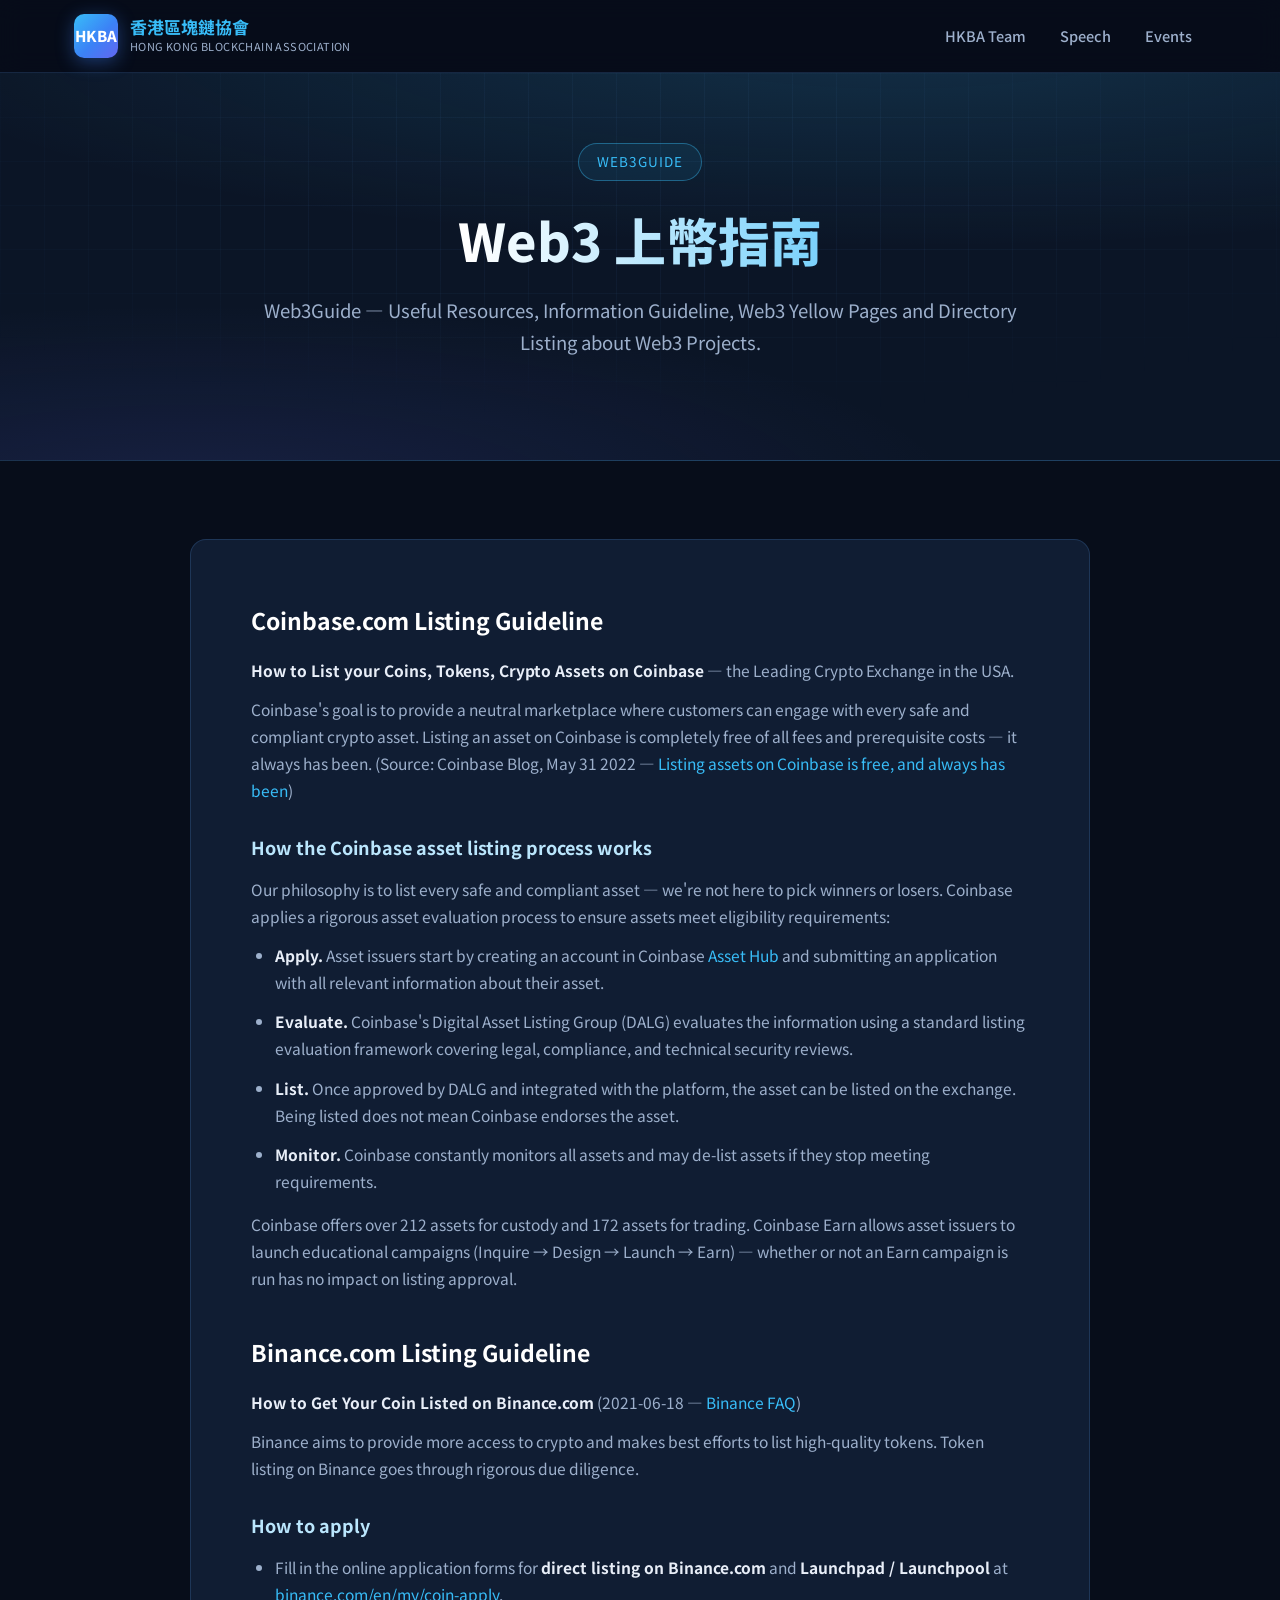
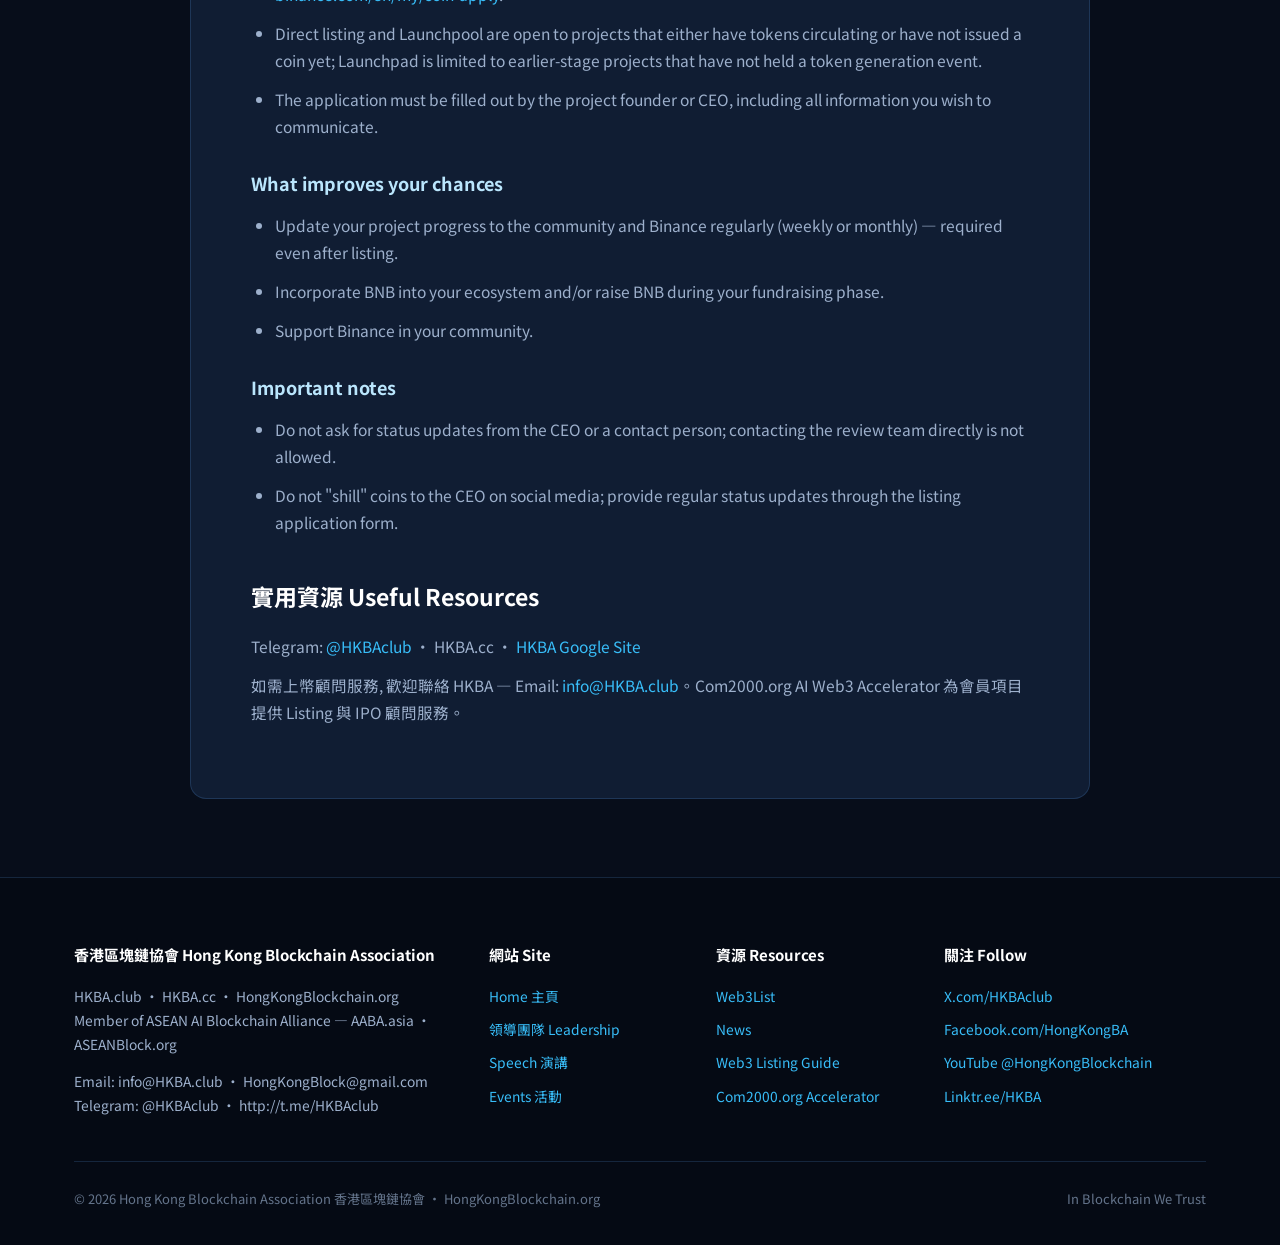
<file: guide.html>
<!DOCTYPE html>
<html lang="zh-Hant">
<head>
<meta charset="utf-8">
<meta name="viewport" content="width=device-width, initial-scale=1">
<title>Web3 Listing Guide | 香港區塊鏈協會 HKBA - HongKongBlockchain.org</title>
<meta name="description" content="Web3Guide - Web3 項目上幣指南與實用資源: Coinbase, Binance 及主流交易所 Listing Guideline。 Web3 Yellow Pages and Directory Listing.">
<link rel="preconnect" href="https://fonts.googleapis.com">
<link rel="preconnect" href="https://fonts.gstatic.com" crossorigin>
<link href="https://fonts.googleapis.com/css2?family=Noto+Sans+TC:wght@400;500;700;800&family=Inter:wght@400;500;600;700&display=swap" rel="stylesheet">
<link rel="stylesheet" href="assets/css/style.css?v=3">
<link rel="icon" type="image/svg+xml" href="data:image/svg+xml,%3Csvg xmlns='http://www.w3.org/2000/svg' viewBox='0 0 64 64'%3E%3Crect width='64' height='64' rx='14' fill='%233b82f6'/%3E%3Ctext x='32' y='43' font-size='26' font-weight='bold' text-anchor='middle' fill='white' font-family='Arial'%3EH%3C/text%3E%3C/svg%3E">
</head>
<body>

<header class="site-header">
  <div class="container header-inner">
    <a href="index.html" class="brand" style="text-decoration:none">
      <div class="brand-mark">HKBA</div>
      <div class="brand-text">
        <div class="brand-zh">香港區塊鏈協會</div>
        <div class="brand-en">HONG KONG BLOCKCHAIN ASSOCIATION</div>
      </div>
    </a>
    <nav class="main-nav">
      <a href="leadership.html">HKBA Team</a>
      <a href="speech.html">Speech</a>
      <a href="events.html">Events</a>
    </nav>
  </div>
</header>

<section class="hero" style="padding:70px 0 64px">
  <div class="container hero-inner">
    <div class="hero-badge">WEB3GUIDE</div>
    <h1>Web3 上幣指南</h1>
    <p class="lead">Web3Guide — Useful Resources, Information Guideline, Web3 Yellow Pages and Directory Listing about Web3 Projects.</p>
  </div>
</section>

<section class="block">
  <div class="container">
    <div class="prose">
      <h2>Coinbase.com Listing Guideline</h2>
      <p><strong>How to List your Coins, Tokens, Crypto Assets on Coinbase</strong> — the Leading Crypto Exchange in the USA.</p>
      <p>Coinbase's goal is to provide a neutral marketplace where customers can engage with every safe and compliant crypto asset. Listing an asset on Coinbase is completely free of all fees and prerequisite costs — it always has been. (Source: Coinbase Blog, May 31 2022 — <a href="https://www.coinbase.com/blog/listing-assets-on-coinbase-is-free-and-always-has-been" target="_blank" rel="noopener">Listing assets on Coinbase is free, and always has been</a>)</p>

      <h3>How the Coinbase asset listing process works</h3>
      <p>Our philosophy is to list every safe and compliant asset — we're not here to pick winners or losers. Coinbase applies a rigorous asset evaluation process to ensure assets meet eligibility requirements:</p>
      <ul>
        <li><strong>Apply.</strong> Asset issuers start by creating an account in Coinbase <a href="https://www.coinbase.com/asset-hub" target="_blank" rel="noopener">Asset Hub</a> and submitting an application with all relevant information about their asset.</li>
        <li><strong>Evaluate.</strong> Coinbase's Digital Asset Listing Group (DALG) evaluates the information using a standard listing evaluation framework covering legal, compliance, and technical security reviews.</li>
        <li><strong>List.</strong> Once approved by DALG and integrated with the platform, the asset can be listed on the exchange. Being listed does not mean Coinbase endorses the asset.</li>
        <li><strong>Monitor.</strong> Coinbase constantly monitors all assets and may de-list assets if they stop meeting requirements.</li>
      </ul>
      <p>Coinbase offers over 212 assets for custody and 172 assets for trading. Coinbase Earn allows asset issuers to launch educational campaigns (Inquire → Design → Launch → Earn) — whether or not an Earn campaign is run has no impact on listing approval.</p>

      <h2>Binance.com Listing Guideline</h2>
      <p><strong>How to Get Your Coin Listed on Binance.com</strong> (2021-06-18 — <a href="https://www.binance.com/en/support/faq/how-to-list-your-coin-on-binance-com-115000822512" target="_blank" rel="noopener">Binance FAQ</a>)</p>
      <p>Binance aims to provide more access to crypto and makes best efforts to list high-quality tokens. Token listing on Binance goes through rigorous due diligence.</p>
      <h3>How to apply</h3>
      <ul>
        <li>Fill in the online application forms for <strong>direct listing on Binance.com</strong> and <strong>Launchpad / Launchpool</strong> at <a href="https://www.binance.com/en/my/coin-apply" target="_blank" rel="noopener">binance.com/en/my/coin-apply</a>.</li>
        <li>Direct listing and Launchpool are open to projects that either have tokens circulating or have not issued a coin yet; Launchpad is limited to earlier-stage projects that have not held a token generation event.</li>
        <li>The application must be filled out by the project founder or CEO, including all information you wish to communicate.</li>
      </ul>
      <h3>What improves your chances</h3>
      <ul>
        <li>Update your project progress to the community and Binance regularly (weekly or monthly) — required even after listing.</li>
        <li>Incorporate BNB into your ecosystem and/or raise BNB during your fundraising phase.</li>
        <li>Support Binance in your community.</li>
      </ul>
      <h3>Important notes</h3>
      <ul>
        <li>Do not ask for status updates from the CEO or a contact person; contacting the review team directly is not allowed.</li>
        <li>Do not "shill" coins to the CEO on social media; provide regular status updates through the listing application form.</li>
      </ul>

      <h2>實用資源 Useful Resources</h2>
      <p>Telegram: <a href="https://t.me/HKBAclub" target="_blank" rel="noopener">@HKBAclub</a> · HKBA.cc · <a href="https://sites.google.com/view/hongkongblockchain" target="_blank" rel="noopener">HKBA Google Site</a></p>
      <p>如需上幣顧問服務, 歡迎聯絡 HKBA — Email: <a href="mailto:info@HKBA.club">info@HKBA.club</a>。Com2000.org AI Web3 Accelerator 為會員項目提供 Listing 與 IPO 顧問服務。</p>
    </div>
  </div>
</section>

<footer class="site-footer">
  <div class="container">
    <div class="footer-grid">
      <div>
        <h4>香港區塊鏈協會 Hong Kong Blockchain Association</h4>
        <p>HKBA.club · HKBA.cc · HongKongBlockchain.org<br>
        Member of ASEAN AI Blockchain Alliance — AABA.asia · ASEANBlock.org</p>
        <p style="margin-top:12px">Email: info@HKBA.club · HongKongBlock@gmail.com<br>
        Telegram: @HKBAclub · http://t.me/HKBAclub</p>
      </div>
      <div>
        <h4>網站 Site</h4>
        <ul>
          <li><a href="index.html">Home 主頁</a></li>
          <li><a href="leadership.html">領導團隊 Leadership</a></li>
          <li><a href="speech.html">Speech 演講</a></li>
          <li><a href="events.html">Events 活動</a></li>
        </ul>
      </div>
      <div>
        <h4>資源 Resources</h4>
        <ul>
          <li><a href="web3list.html">Web3List</a></li>
          <li><a href="news.html">News</a></li>
          <li><a href="guide.html">Web3 Listing Guide</a></li>
          <li><a href="https://com2000-landing-page.netlify.app/" target="_blank" rel="noopener">Com2000.org Accelerator</a></li>
        </ul>
      </div>
      <div>
        <h4>關注 Follow</h4>
        <ul>
          <li><a href="https://x.com/HKBAclub" target="_blank" rel="noopener">X.com/HKBAclub</a></li>
          <li><a href="https://www.facebook.com/HongKongBA" target="_blank" rel="noopener">Facebook.com/HongKongBA</a></li>
          <li><a href="https://www.youtube.com/@HongKongBlockchain" target="_blank" rel="noopener">YouTube @HongKongBlockchain</a></li>
          <li><a href="https://linktr.ee/HKBA" target="_blank" rel="noopener">Linktr.ee/HKBA</a></li>
        </ul>
      </div>
    </div>
    <div class="footer-bottom">
      <div>© 2026 Hong Kong Blockchain Association 香港區塊鏈協會 · HongKongBlockchain.org</div>
      <div>In Blockchain We Trust</div>
    </div>
  </div>
</footer>

</body>
</html>
</file>
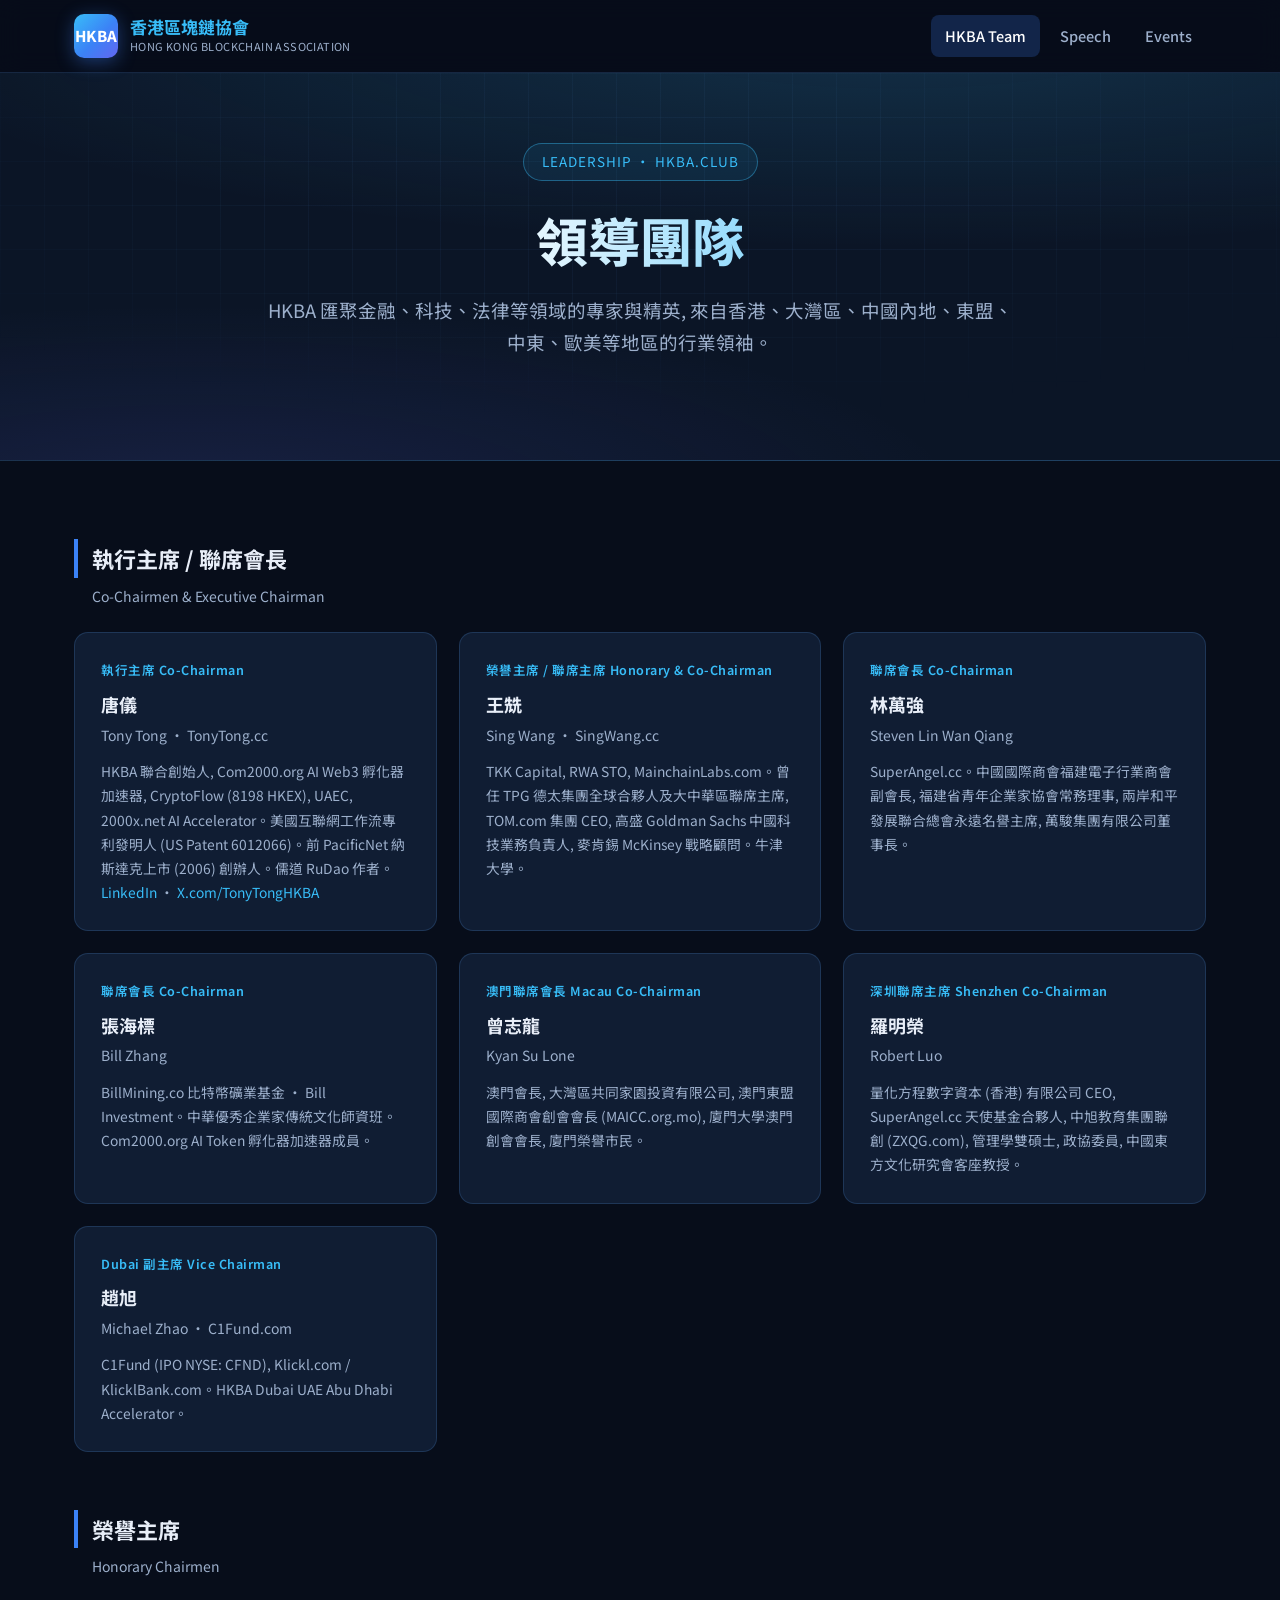
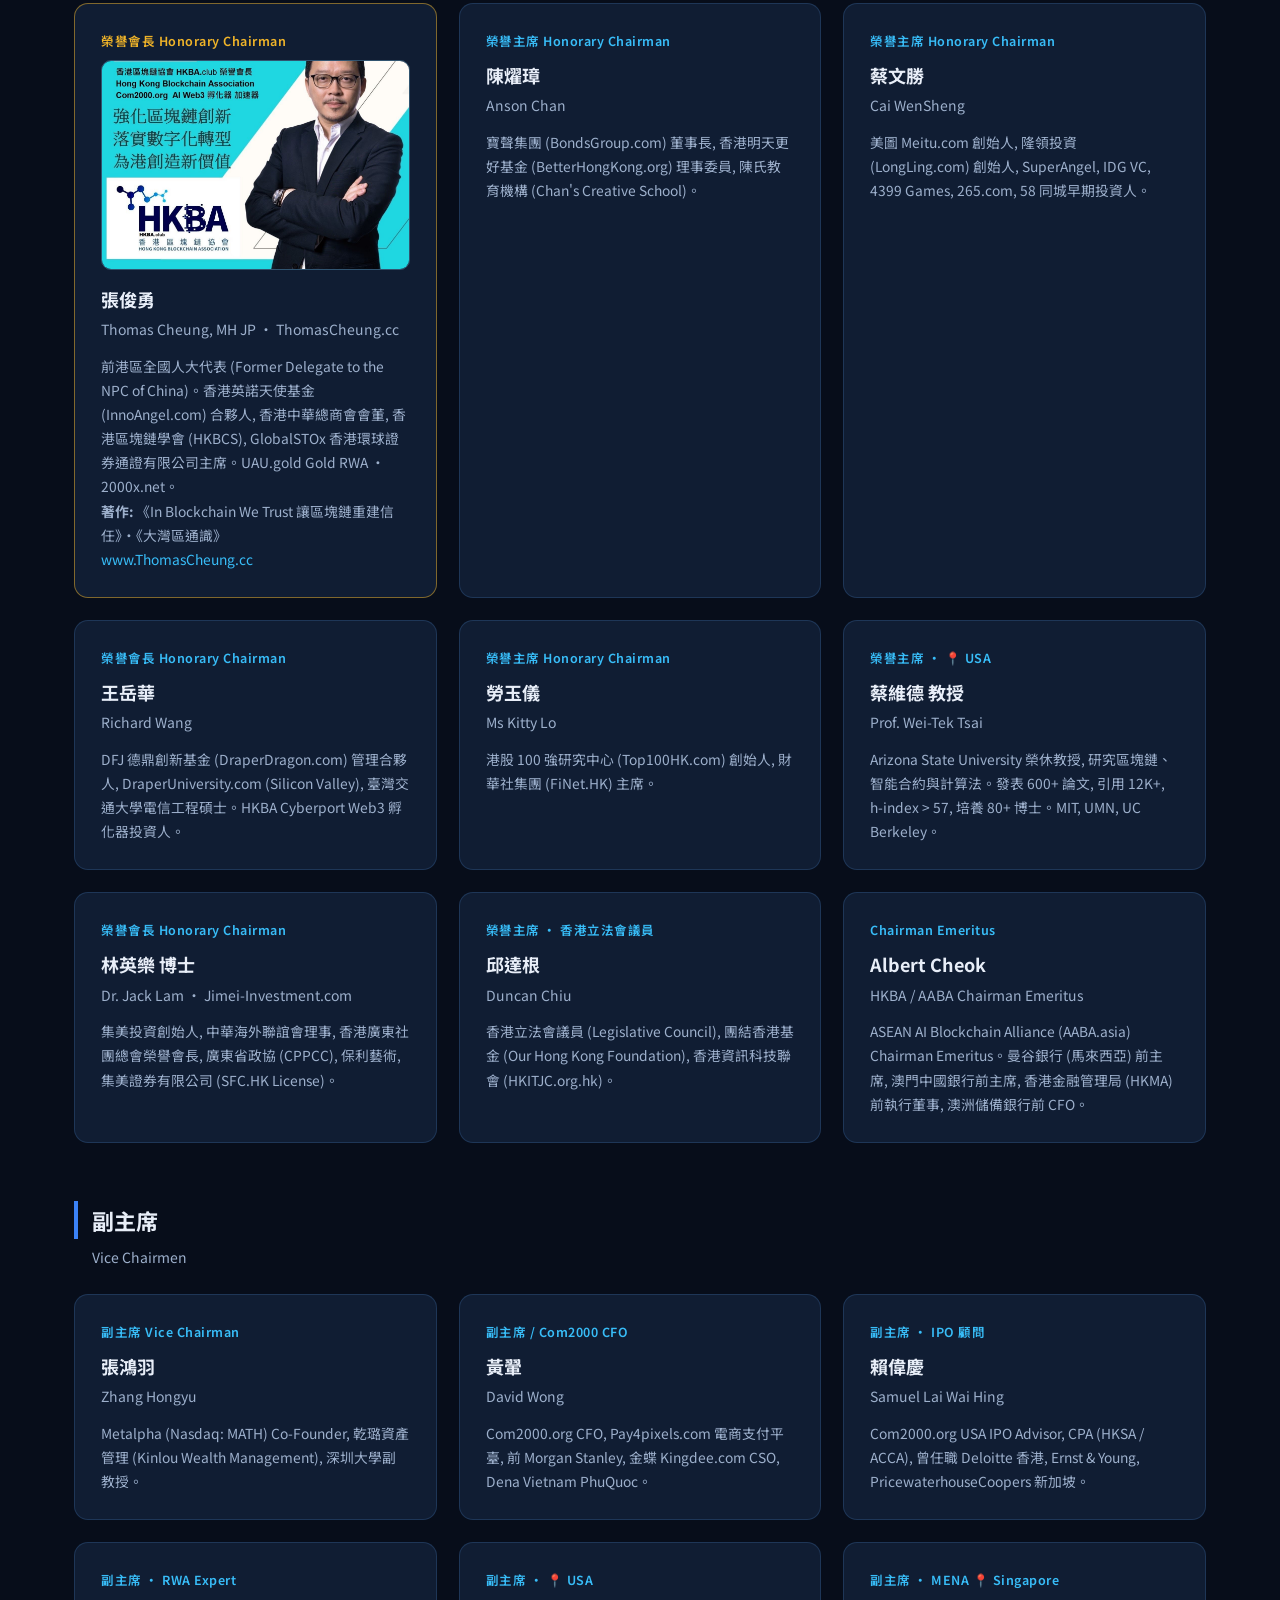
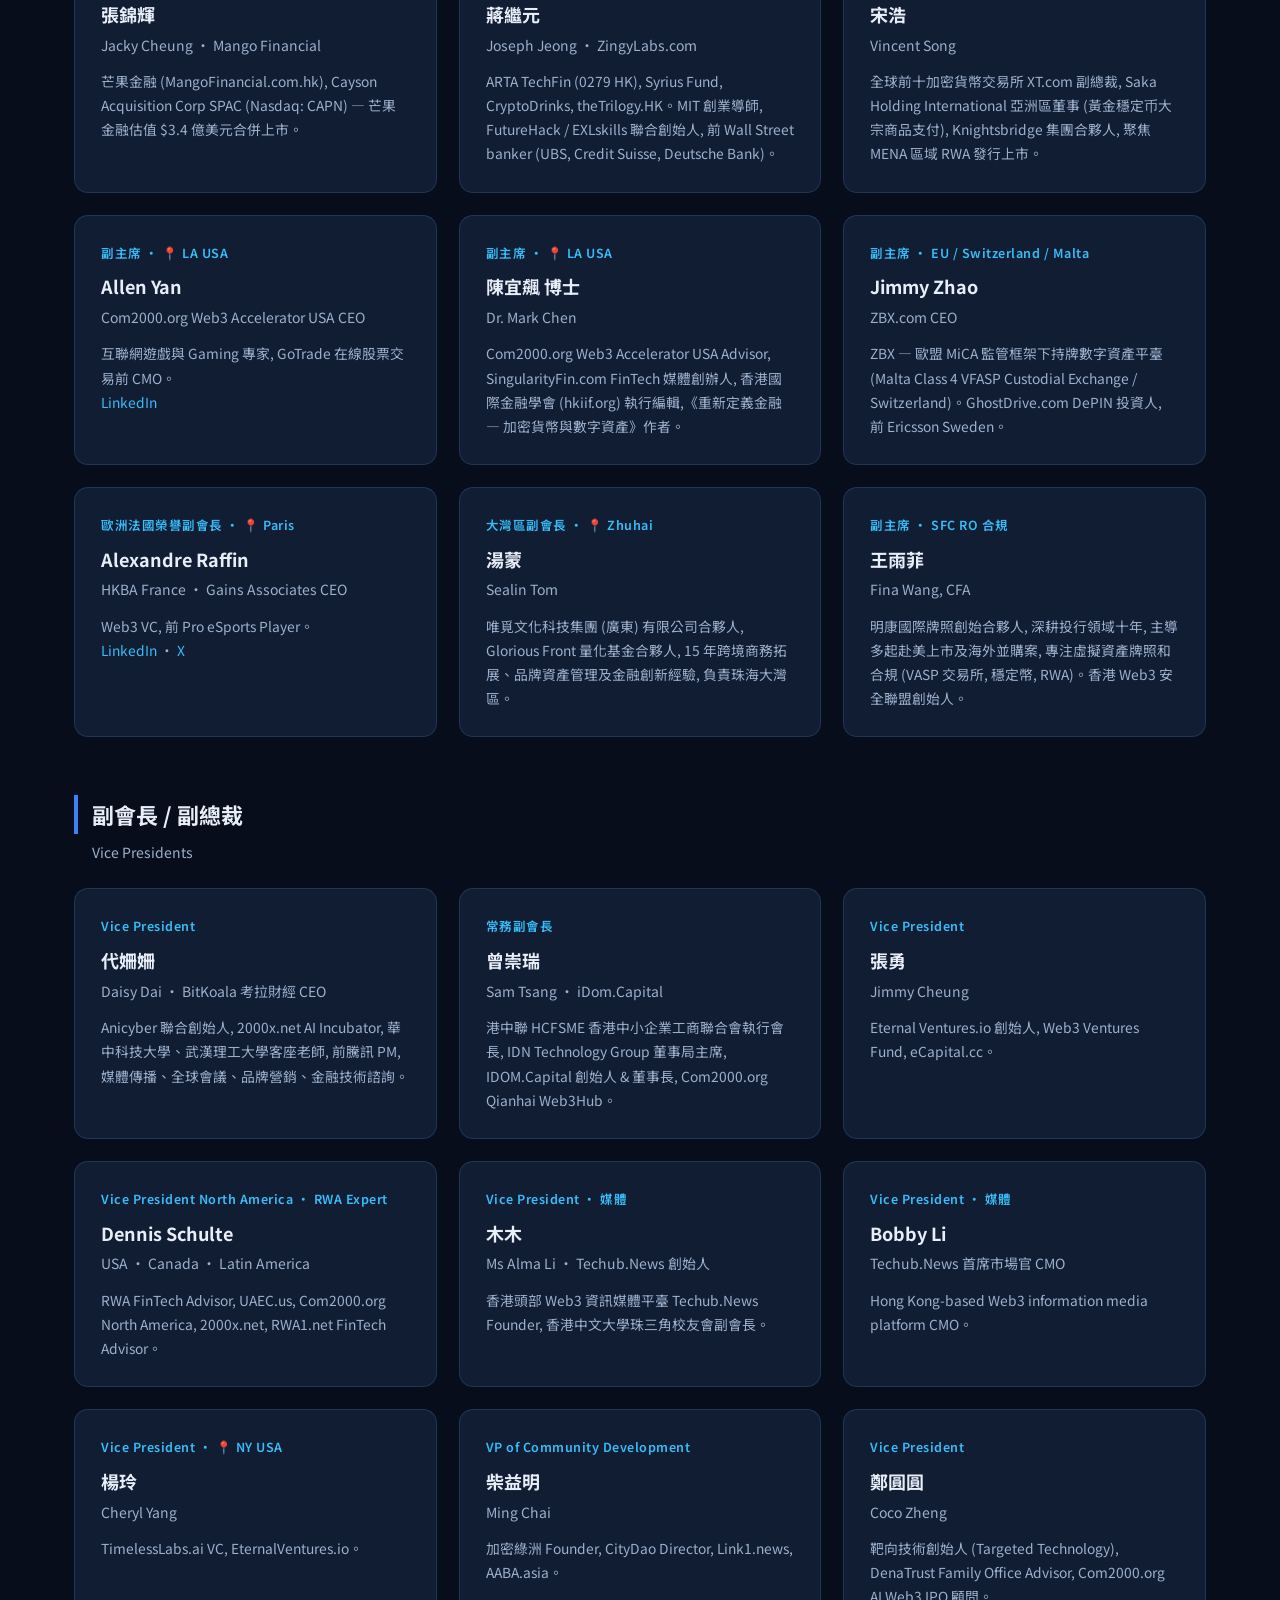
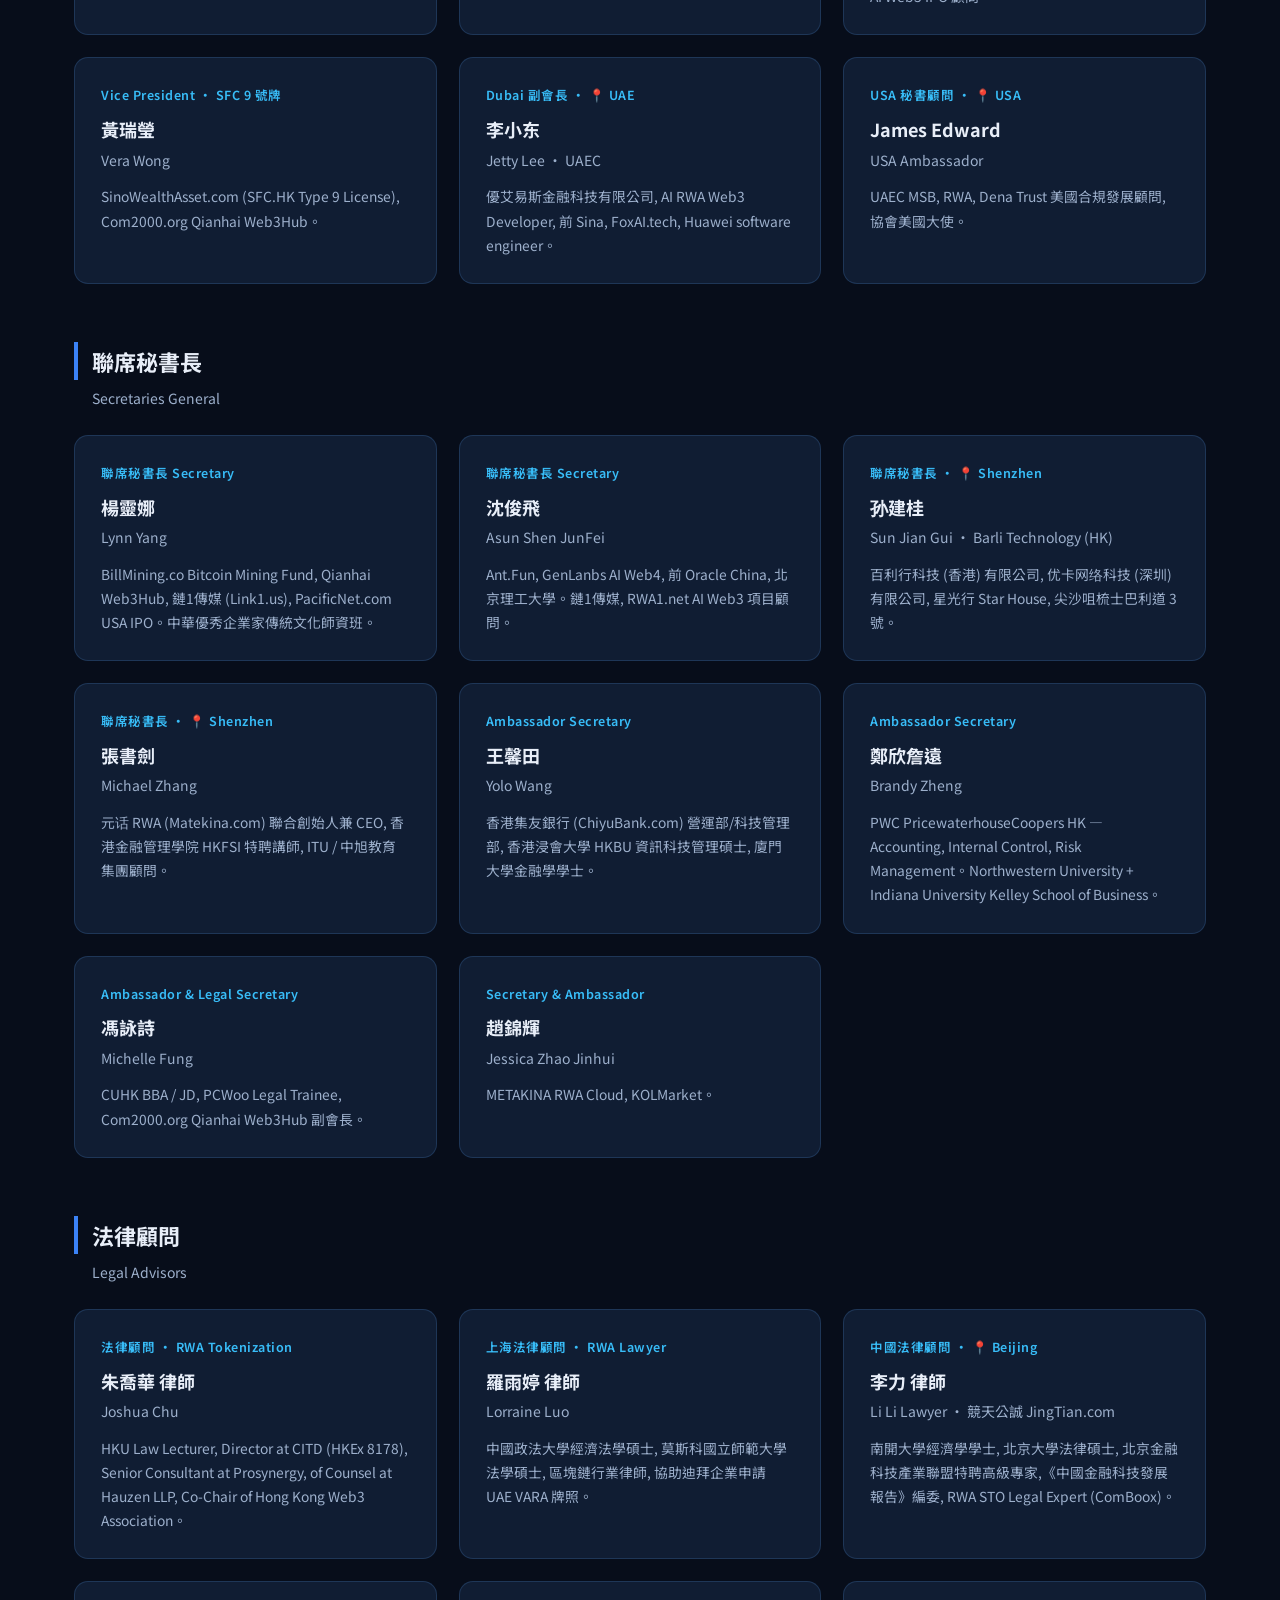
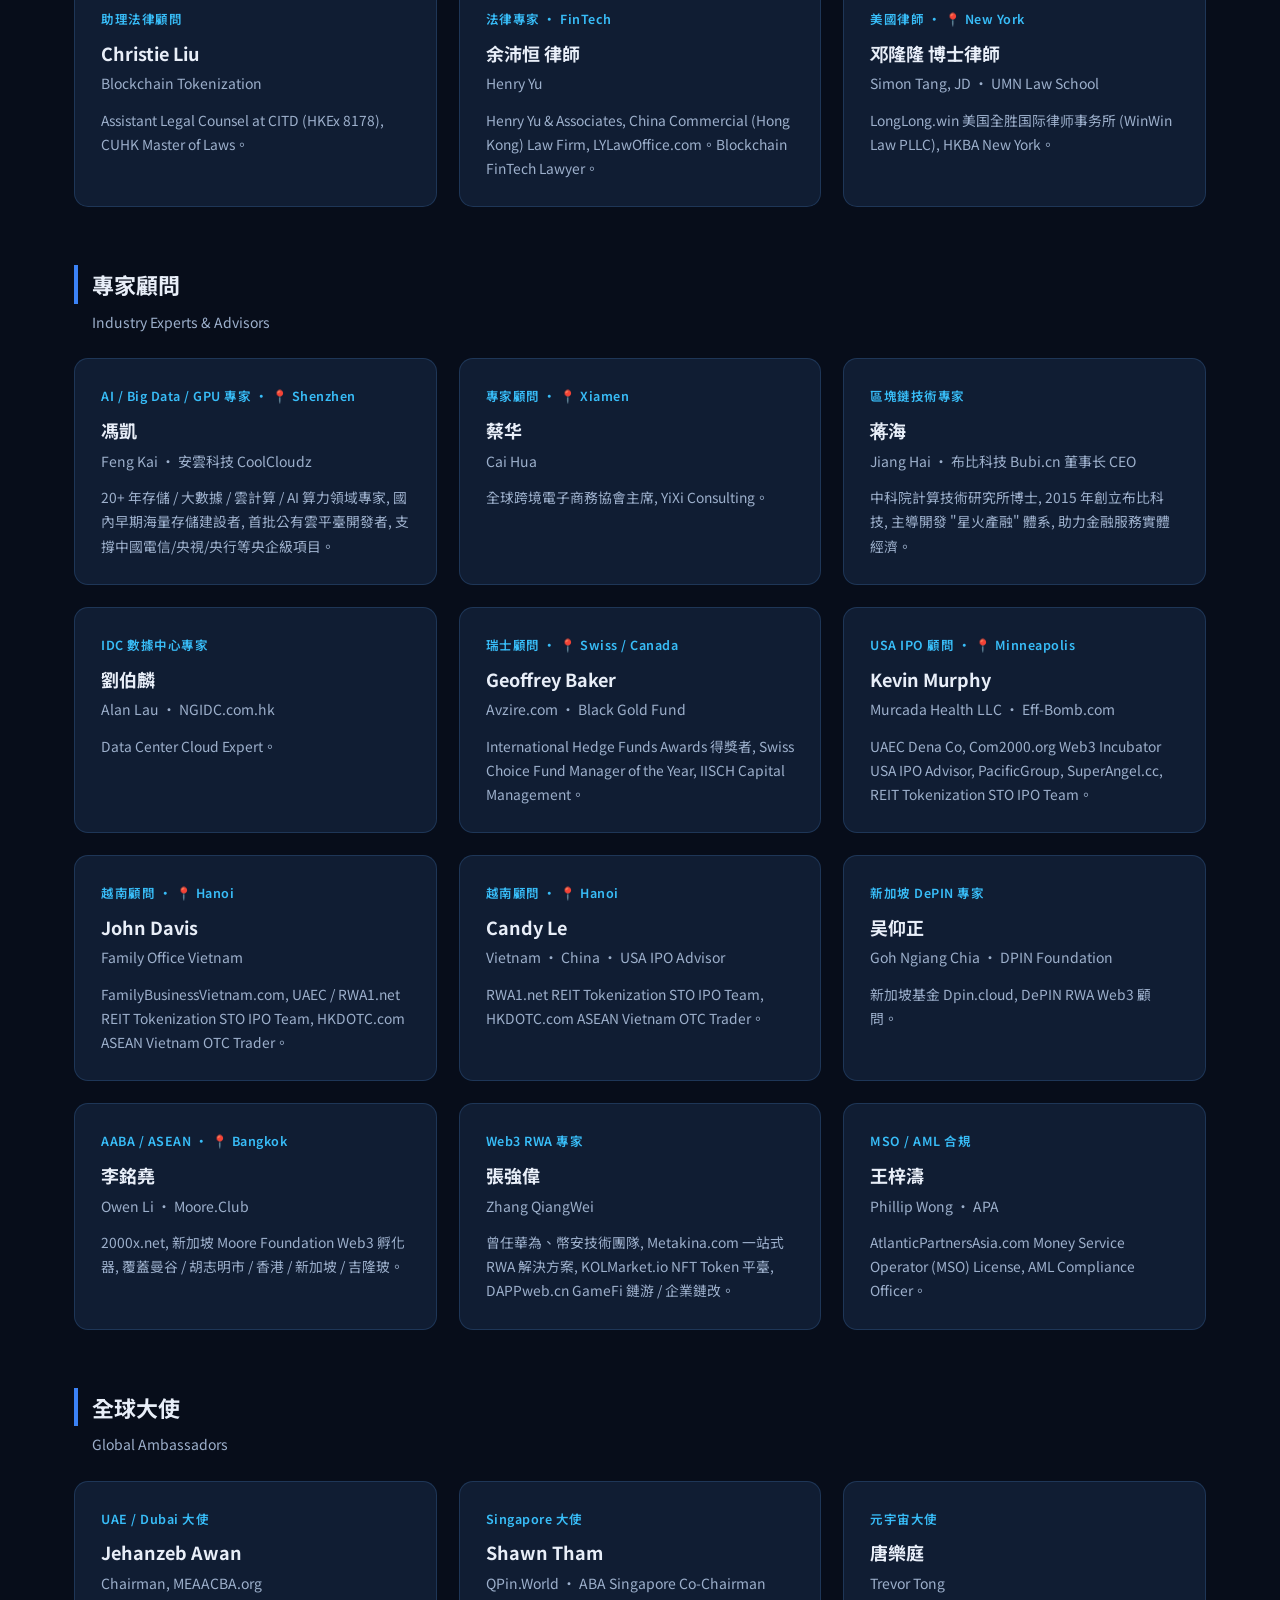
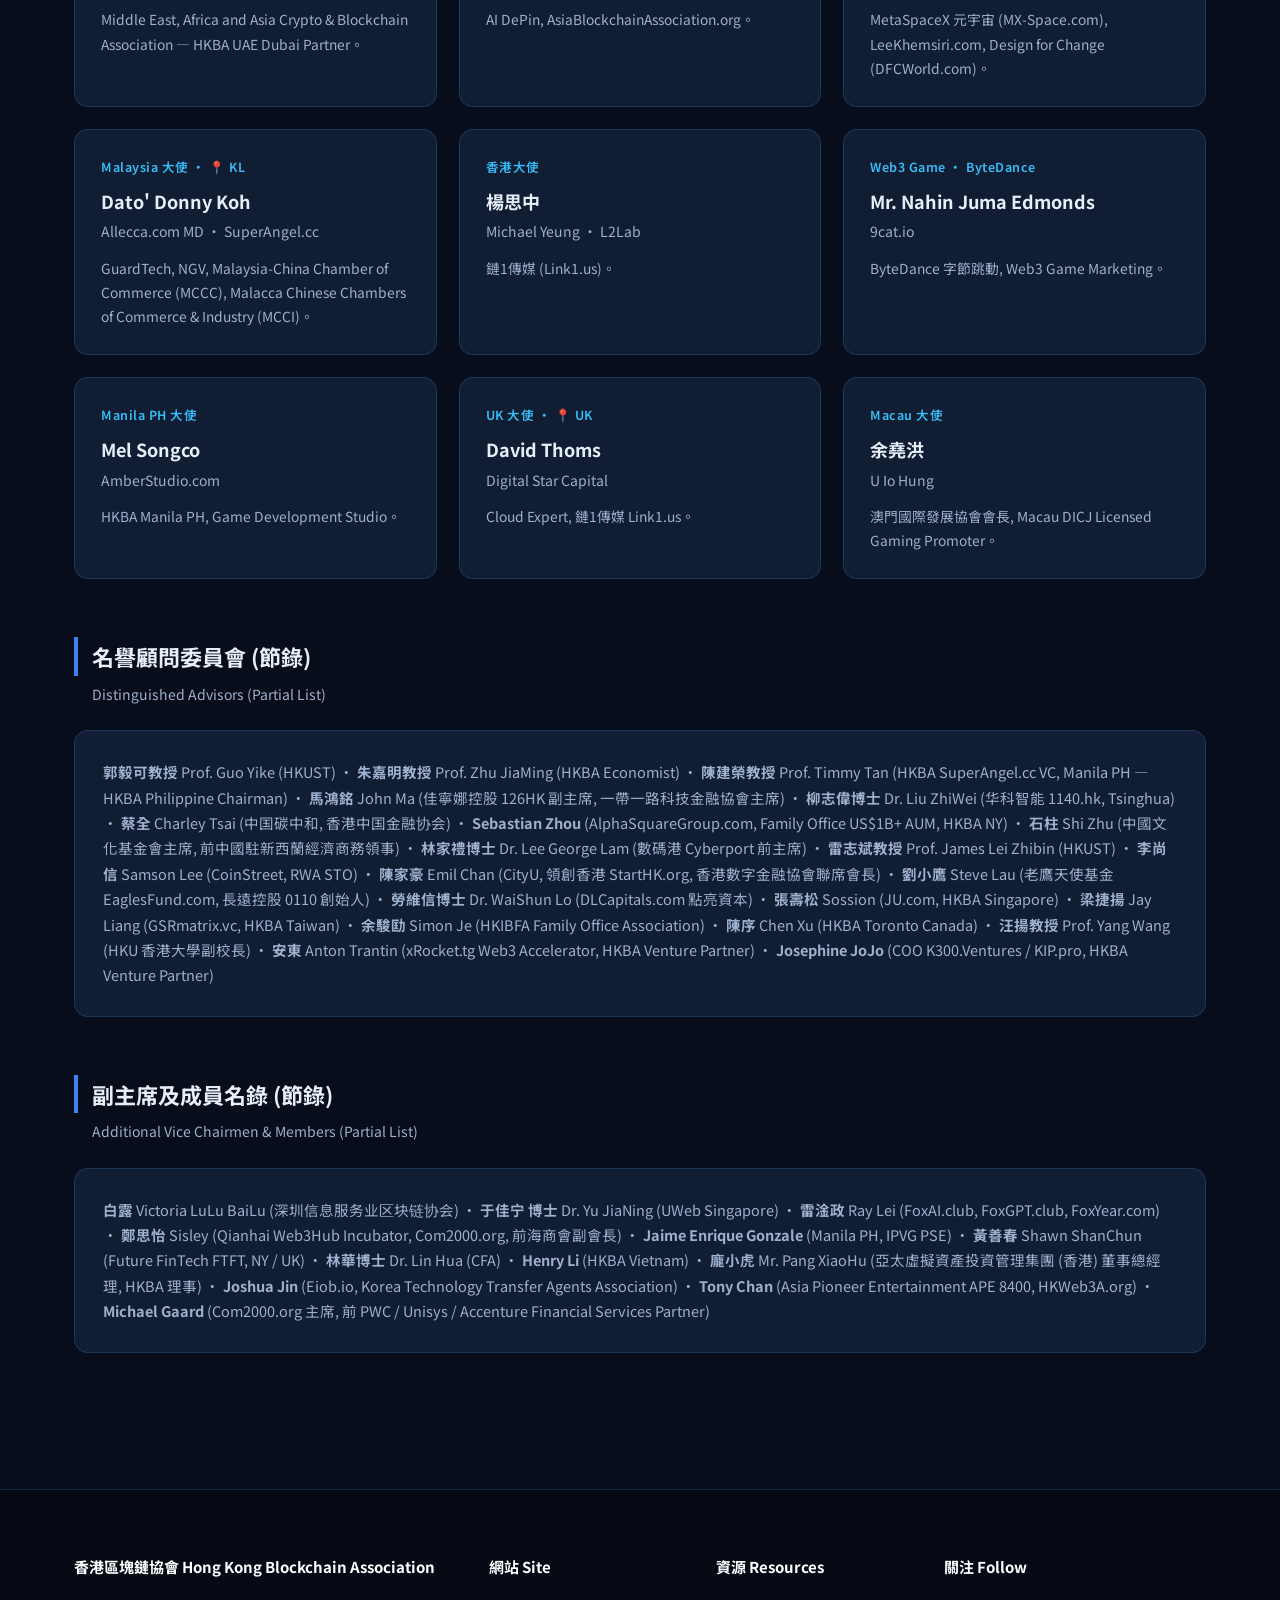
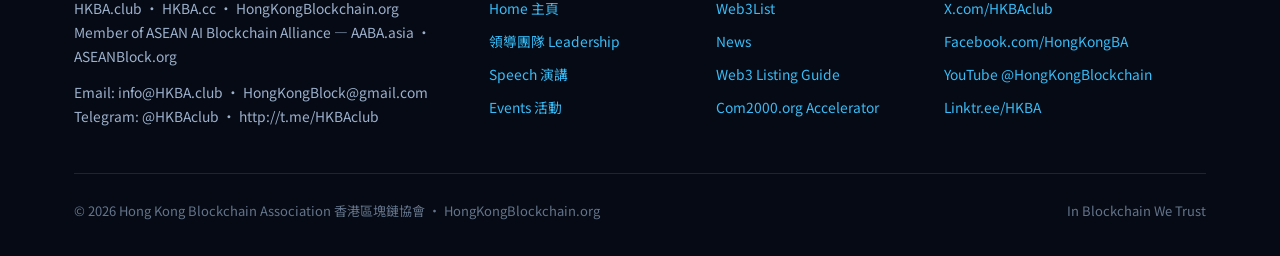
<file: leadership.html>
<!DOCTYPE html>
<html lang="zh-Hant">
<head>
<meta charset="utf-8">
<meta name="viewport" content="width=device-width, initial-scale=1">
<title>領導團隊 Leadership | 香港區塊鏈協會 HKBA - HongKongBlockchain.org</title>
<meta name="description" content="HKBA 領導團隊 - 榮譽主席, 聯席會長, 副主席, 秘書長, 法律顧問及全球大使。 HKBA Honorary Chairmen, Co-Chairmen, Vice Chairmen, Secretaries, Legal Advisors and Global Ambassadors.">
<link rel="preconnect" href="https://fonts.googleapis.com">
<link rel="preconnect" href="https://fonts.gstatic.com" crossorigin>
<link href="https://fonts.googleapis.com/css2?family=Noto+Sans+TC:wght@400;500;700;800&family=Inter:wght@400;500;600;700&display=swap" rel="stylesheet">
<link rel="stylesheet" href="assets/css/style.css?v=3">
<link rel="icon" type="image/svg+xml" href="data:image/svg+xml,%3Csvg xmlns='http://www.w3.org/2000/svg' viewBox='0 0 64 64'%3E%3Crect width='64' height='64' rx='14' fill='%233b82f6'/%3E%3Ctext x='32' y='43' font-size='26' font-weight='bold' text-anchor='middle' fill='white' font-family='Arial'%3EH%3C/text%3E%3C/svg%3E">
</head>
<body>

<header class="site-header">
  <div class="container header-inner">
    <a href="index.html" class="brand" style="text-decoration:none">
      <div class="brand-mark">HKBA</div>
      <div class="brand-text">
        <div class="brand-zh">香港區塊鏈協會</div>
        <div class="brand-en">HONG KONG BLOCKCHAIN ASSOCIATION</div>
      </div>
    </a>
    <nav class="main-nav">
      <a href="leadership.html" class="active">HKBA Team</a>
      <a href="speech.html">Speech</a>
      <a href="events.html">Events</a>
    </nav>
  </div>
</header>

<section class="hero" style="padding:70px 0 64px">
  <div class="container hero-inner">
    <div class="hero-badge">LEADERSHIP · HKBA.CLUB</div>
    <h1>領導團隊</h1>
    <p class="lead">HKBA 匯聚金融、科技、法律等領域的專家與精英, 來自香港、大灣區、中國內地、東盟、中東、歐美等地區的行業領袖。</p>
  </div>
</section>

<section class="block">
  <div class="container">

    <div class="role-group">
      <h2>執行主席 / 聯席會長</h2>
      <div class="rg-en">Co-Chairmen &amp; Executive Chairman</div>
      <div class="person-grid">
        <div class="person-card">
          <div class="role">執行主席 Co-Chairman</div>
          <h3>唐儀</h3>
          <div class="person-en">Tony Tong · TonyTong.cc</div>
          <p>HKBA 聯合創始人, Com2000.org AI Web3 孵化器加速器, CryptoFlow (8198 HKEX), UAEC, 2000x.net AI Accelerator。美國互聯網工作流專利發明人 (US Patent 6012066)。前 PacificNet 納斯達克上市 (2006) 創辦人。儒道 RuDao 作者。</p>
          <p><a href="https://www.linkedin.com/in/ttpact/" target="_blank" rel="noopener">LinkedIn</a> · <a href="https://x.com/TonyTongHKBA" target="_blank" rel="noopener">X.com/TonyTongHKBA</a></p>
        </div>
        <div class="person-card">
          <div class="role">榮譽主席 / 聯席主席 Honorary &amp; Co-Chairman</div>
          <h3>王兟</h3>
          <div class="person-en">Sing Wang · SingWang.cc</div>
          <p>TKK Capital, RWA STO, MainchainLabs.com。曾任 TPG 德太集團全球合夥人及大中華區聯席主席, TOM.com 集團 CEO, 高盛 Goldman Sachs 中國科技業務負責人, 麥肯錫 McKinsey 戰略顧問。牛津大學。</p>
        </div>
        <div class="person-card">
          <div class="role">聯席會長 Co-Chairman</div>
          <h3>林萬強</h3>
          <div class="person-en">Steven Lin Wan Qiang</div>
          <p>SuperAngel.cc。中國國際商會福建電子行業商會副會長, 福建省青年企業家協會常務理事, 兩岸和平發展聯合總會永遠名譽主席, 萬駿集團有限公司董事長。</p>
        </div>
        <div class="person-card">
          <div class="role">聯席會長 Co-Chairman</div>
          <h3>張海標</h3>
          <div class="person-en">Bill Zhang</div>
          <p>BillMining.co 比特幣礦業基金 · Bill Investment。中華優秀企業家傳統文化師資班。Com2000.org AI Token 孵化器加速器成員。</p>
        </div>
        <div class="person-card">
          <div class="role">澳門聯席會長 Macau Co-Chairman</div>
          <h3>曾志龍</h3>
          <div class="person-en">Kyan Su Lone</div>
          <p>澳門會長, 大灣區共同家園投資有限公司, 澳門東盟國際商會創會會長 (MAICC.org.mo), 廈門大學澳門創會會長, 廈門榮譽市民。</p>
        </div>
        <div class="person-card">
          <div class="role">深圳聯席主席 Shenzhen Co-Chairman</div>
          <h3>羅明榮</h3>
          <div class="person-en">Robert Luo</div>
          <p>量化方程數字資本 (香港) 有限公司 CEO, SuperAngel.cc 天使基金合夥人, 中旭教育集團聯創 (ZXQG.com), 管理學雙碩士, 政協委員, 中國東方文化研究會客座教授。</p>
        </div>
        <div class="person-card">
          <div class="role">Dubai 副主席 Vice Chairman</div>
          <h3>趙旭</h3>
          <div class="person-en">Michael Zhao · C1Fund.com</div>
          <p>C1Fund (IPO NYSE: CFND), Klickl.com / KlicklBank.com。HKBA Dubai UAE Abu Dhabi Accelerator。</p>
        </div>
      </div>
    </div>

    <div class="role-group">
      <h2>榮譽主席</h2>
      <div class="rg-en">Honorary Chairmen</div>
      <div class="person-grid">
        <div class="person-card" style="border-color:rgba(240,180,41,0.5)">
          <div class="role" style="color:var(--gold)">榮譽會長 Honorary Chairman</div>
          <img class="person-photo" src="assets/img/thomas-cheung-profile.jpg" alt="張俊勇 Thomas Cheung, MH JP - HKBA 榮譽會長">
          <h3>張俊勇</h3>
          <div class="person-en">Thomas Cheung, MH JP · ThomasCheung.cc</div>
          <p>前港區全國人大代表 (Former Delegate to the NPC of China)。香港英諾天使基金 (InnoAngel.com) 合夥人, 香港中華總商會會董, 香港區塊鏈學會 (HKBCS), GlobalSTOx 香港環球證券通證有限公司主席。UAU.gold Gold RWA · 2000x.net。</p>
          <p><strong>著作:</strong> 《In Blockchain We Trust 讓區塊鏈重建信任》·《大灣區通識》</p>
          <p><a href="https://www.ThomasCheung.cc" target="_blank" rel="noopener">www.ThomasCheung.cc</a></p>
        </div>
        <div class="person-card">
          <div class="role">榮譽主席 Honorary Chairman</div>
          <h3>陳燿璋</h3>
          <div class="person-en">Anson Chan</div>
          <p>寶聲集團 (BondsGroup.com) 董事長, 香港明天更好基金 (BetterHongKong.org) 理事委員, 陳氏教育機構 (Chan's Creative School)。</p>
        </div>
        <div class="person-card">
          <div class="role">榮譽主席 Honorary Chairman</div>
          <h3>蔡文勝</h3>
          <div class="person-en">Cai WenSheng</div>
          <p>美圖 Meitu.com 創始人, 隆領投資 (LongLing.com) 創始人, SuperAngel, IDG VC, 4399 Games, 265.com, 58 同城早期投資人。</p>
        </div>
        <div class="person-card">
          <div class="role">榮譽會長 Honorary Chairman</div>
          <h3>王岳華</h3>
          <div class="person-en">Richard Wang</div>
          <p>DFJ 德鼎創新基金 (DraperDragon.com) 管理合夥人, DraperUniversity.com (Silicon Valley), 臺灣交通大學電信工程碩士。HKBA Cyberport Web3 孵化器投資人。</p>
        </div>
        <div class="person-card">
          <div class="role">榮譽主席 Honorary Chairman</div>
          <h3>勞玉儀</h3>
          <div class="person-en">Ms Kitty Lo</div>
          <p>港股 100 強研究中心 (Top100HK.com) 創始人, 財華社集團 (FiNet.HK) 主席。</p>
        </div>
        <div class="person-card">
          <div class="role">榮譽主席 · 📍 USA</div>
          <h3>蔡維德 教授</h3>
          <div class="person-en">Prof. Wei-Tek Tsai</div>
          <p>Arizona State University 榮休教授, 研究區塊鏈、智能合約與計算法。發表 600+ 論文, 引用 12K+, h-index &gt; 57, 培養 80+ 博士。MIT, UMN, UC Berkeley。</p>
        </div>
        <div class="person-card">
          <div class="role">榮譽會長 Honorary Chairman</div>
          <h3>林英樂 博士</h3>
          <div class="person-en">Dr. Jack Lam · Jimei-Investment.com</div>
          <p>集美投資創始人, 中華海外聯誼會理事, 香港廣東社團總會榮譽會長, 廣東省政協 (CPPCC), 保利藝術, 集美證券有限公司 (SFC.HK License)。</p>
        </div>
        <div class="person-card">
          <div class="role">榮譽主席 · 香港立法會議員</div>
          <h3>邱達根</h3>
          <div class="person-en">Duncan Chiu</div>
          <p>香港立法會議員 (Legislative Council), 團結香港基金 (Our Hong Kong Foundation), 香港資訊科技聯會 (HKITJC.org.hk)。</p>
        </div>
        <div class="person-card">
          <div class="role">Chairman Emeritus</div>
          <h3>Albert Cheok</h3>
          <div class="person-en">HKBA / AABA Chairman Emeritus</div>
          <p>ASEAN AI Blockchain Alliance (AABA.asia) Chairman Emeritus。曼谷銀行 (馬來西亞) 前主席, 澳門中國銀行前主席, 香港金融管理局 (HKMA) 前執行董事, 澳洲儲備銀行前 CFO。</p>
        </div>
      </div>
    </div>

    <div class="role-group">
      <h2>副主席</h2>
      <div class="rg-en">Vice Chairmen</div>
      <div class="person-grid">
        <div class="person-card">
          <div class="role">副主席 Vice Chairman</div>
          <h3>張鴻羽</h3>
          <div class="person-en">Zhang Hongyu</div>
          <p>Metalpha (Nasdaq: MATH) Co-Founder, 乾璐資產管理 (Kinlou Wealth Management), 深圳大學副教授。</p>
        </div>
        <div class="person-card">
          <div class="role">副主席 / Com2000 CFO</div>
          <h3>黃翬</h3>
          <div class="person-en">David Wong</div>
          <p>Com2000.org CFO, Pay4pixels.com 電商支付平臺, 前 Morgan Stanley, 金蝶 Kingdee.com CSO, Dena Vietnam PhuQuoc。</p>
        </div>
        <div class="person-card">
          <div class="role">副主席 · IPO 顧問</div>
          <h3>賴偉慶</h3>
          <div class="person-en">Samuel Lai Wai Hing</div>
          <p>Com2000.org USA IPO Advisor, CPA (HKSA / ACCA), 曾任職 Deloitte 香港, Ernst &amp; Young, PricewaterhouseCoopers 新加坡。</p>
        </div>
        <div class="person-card">
          <div class="role">副主席 · RWA Expert</div>
          <h3>張錦輝</h3>
          <div class="person-en">Jacky Cheung · Mango Financial</div>
          <p>芒果金融 (MangoFinancial.com.hk), Cayson Acquisition Corp SPAC (Nasdaq: CAPN) — 芒果金融估值 $3.4 億美元合併上市。</p>
        </div>
        <div class="person-card">
          <div class="role">副主席 · 📍 USA</div>
          <h3>蔣繼元</h3>
          <div class="person-en">Joseph Jeong · ZingyLabs.com</div>
          <p>ARTA TechFin (0279 HK), Syrius Fund, CryptoDrinks, theTrilogy.HK。MIT 創業導師, FutureHack / EXLskills 聯合創始人, 前 Wall Street banker (UBS, Credit Suisse, Deutsche Bank)。</p>
        </div>
        <div class="person-card">
          <div class="role">副主席 · MENA 📍 Singapore</div>
          <h3>宋浩</h3>
          <div class="person-en">Vincent Song</div>
          <p>全球前十加密貨幣交易所 XT.com 副總裁, Saka Holding International 亞洲區董事 (黃金穩定币大宗商品支付), Knightsbridge 集團合夥人, 聚焦 MENA 區域 RWA 發行上市。</p>
        </div>
        <div class="person-card">
          <div class="role">副主席 · 📍 LA USA</div>
          <h3>Allen Yan</h3>
          <div class="person-en">Com2000.org Web3 Accelerator USA CEO</div>
          <p>互聯網遊戲與 Gaming 專家, GoTrade 在線股票交易前 CMO。</p>
          <p><a href="https://www.linkedin.com/in/allenyan/" target="_blank" rel="noopener">LinkedIn</a></p>
        </div>
        <div class="person-card">
          <div class="role">副主席 · 📍 LA USA</div>
          <h3>陳宜飆 博士</h3>
          <div class="person-en">Dr. Mark Chen</div>
          <p>Com2000.org Web3 Accelerator USA Advisor, SingularityFin.com FinTech 媒體創辦人, 香港國際金融學會 (hkiif.org) 執行編輯,《重新定義金融 — 加密貨幣與數字資產》作者。</p>
        </div>
        <div class="person-card">
          <div class="role">副主席 · EU / Switzerland / Malta</div>
          <h3>Jimmy Zhao</h3>
          <div class="person-en">ZBX.com CEO</div>
          <p>ZBX — 歐盟 MiCA 監管框架下持牌數字資產平臺 (Malta Class 4 VFASP Custodial Exchange / Switzerland)。GhostDrive.com DePIN 投資人, 前 Ericsson Sweden。</p>
        </div>
        <div class="person-card">
          <div class="role">歐洲法國榮譽副會長 · 📍 Paris</div>
          <h3>Alexandre Raffin</h3>
          <div class="person-en">HKBA France · Gains Associates CEO</div>
          <p>Web3 VC, 前 Pro eSports Player。</p>
          <p><a href="https://www.linkedin.com/in/alexandre-raffin" target="_blank" rel="noopener">LinkedIn</a> · <a href="https://x.com/AlexandreRaffin" target="_blank" rel="noopener">X</a></p>
        </div>
        <div class="person-card">
          <div class="role">大灣區副會長 · 📍 Zhuhai</div>
          <h3>湯蒙</h3>
          <div class="person-en">Sealin Tom</div>
          <p>唯覓文化科技集團 (廣東) 有限公司合夥人, Glorious Front 量化基金合夥人, 15 年跨境商務拓展、品牌資產管理及金融創新經驗, 負責珠海大灣區。</p>
        </div>
        <div class="person-card">
          <div class="role">副主席 · SFC RO 合規</div>
          <h3>王雨菲</h3>
          <div class="person-en">Fina Wang, CFA</div>
          <p>明康國際牌照創始合夥人, 深耕投行領域十年, 主導多起赴美上市及海外並購案, 專注虛擬資產牌照和合規 (VASP 交易所, 穩定幣, RWA)。香港 Web3 安全聯盟創始人。</p>
        </div>
      </div>
    </div>

    <div class="role-group">
      <h2>副會長 / 副總裁</h2>
      <div class="rg-en">Vice Presidents</div>
      <div class="person-grid">
        <div class="person-card">
          <div class="role">Vice President</div>
          <h3>代姍姍</h3>
          <div class="person-en">Daisy Dai · BitKoala 考拉財經 CEO</div>
          <p>Anicyber 聯合創始人, 2000x.net AI Incubator, 華中科技大學、武漢理工大學客座老師, 前騰訊 PM, 媒體傳播、全球會議、品牌營銷、金融技術諮詢。</p>
        </div>
        <div class="person-card">
          <div class="role">常務副會長</div>
          <h3>曾崇瑞</h3>
          <div class="person-en">Sam Tsang · iDom.Capital</div>
          <p>港中聯 HCFSME 香港中小企業工商聯合會執行會長, IDN Technology Group 董事局主席, IDOM.Capital 創始人 &amp; 董事長, Com2000.org Qianhai Web3Hub。</p>
        </div>
        <div class="person-card">
          <div class="role">Vice President</div>
          <h3>張勇</h3>
          <div class="person-en">Jimmy Cheung</div>
          <p>Eternal Ventures.io 創始人, Web3 Ventures Fund, eCapital.cc。</p>
        </div>
        <div class="person-card">
          <div class="role">Vice President North America · RWA Expert</div>
          <h3>Dennis Schulte</h3>
          <div class="person-en">USA · Canada · Latin America</div>
          <p>RWA FinTech Advisor, UAEC.us, Com2000.org North America, 2000x.net, RWA1.net FinTech Advisor。</p>
        </div>
        <div class="person-card">
          <div class="role">Vice President · 媒體</div>
          <h3>木木</h3>
          <div class="person-en">Ms Alma Li · Techub.News 創始人</div>
          <p>香港頭部 Web3 資訊媒體平臺 Techub.News Founder, 香港中文大學珠三角校友會副會長。</p>
        </div>
        <div class="person-card">
          <div class="role">Vice President · 媒體</div>
          <h3>Bobby Li</h3>
          <div class="person-en">Techub.News 首席市場官 CMO</div>
          <p>Hong Kong-based Web3 information media platform CMO。</p>
        </div>
        <div class="person-card">
          <div class="role">Vice President · 📍 NY USA</div>
          <h3>楊玲</h3>
          <div class="person-en">Cheryl Yang</div>
          <p>TimelessLabs.ai VC, EternalVentures.io。</p>
        </div>
        <div class="person-card">
          <div class="role">VP of Community Development</div>
          <h3>柴益明</h3>
          <div class="person-en">Ming Chai</div>
          <p>加密綠洲 Founder, CityDao Director, Link1.news, AABA.asia。</p>
        </div>
        <div class="person-card">
          <div class="role">Vice President</div>
          <h3>鄭圓圓</h3>
          <div class="person-en">Coco Zheng</div>
          <p>靶向技術創始人 (Targeted Technology), DenaTrust Family Office Advisor, Com2000.org AI Web3 IPO 顧問。</p>
        </div>
        <div class="person-card">
          <div class="role">Vice President · SFC 9 號牌</div>
          <h3>黃瑞瑩</h3>
          <div class="person-en">Vera Wong</div>
          <p>SinoWealthAsset.com (SFC.HK Type 9 License), Com2000.org Qianhai Web3Hub。</p>
        </div>
        <div class="person-card">
          <div class="role">Dubai 副會長 · 📍 UAE</div>
          <h3>李小东</h3>
          <div class="person-en">Jetty Lee · UAEC</div>
          <p>優艾易斯金融科技有限公司, AI RWA Web3 Developer, 前 Sina, FoxAI.tech, Huawei software engineer。</p>
        </div>
        <div class="person-card">
          <div class="role">USA 秘書顧問 · 📍 USA</div>
          <h3>James Edward</h3>
          <div class="person-en">USA Ambassador</div>
          <p>UAEC MSB, RWA, Dena Trust 美國合規發展顧問, 協會美國大使。</p>
        </div>
      </div>
    </div>

    <div class="role-group">
      <h2>聯席秘書長</h2>
      <div class="rg-en">Secretaries General</div>
      <div class="person-grid">
        <div class="person-card">
          <div class="role">聯席秘書長 Secretary</div>
          <h3>楊靈娜</h3>
          <div class="person-en">Lynn Yang</div>
          <p>BillMining.co Bitcoin Mining Fund, Qianhai Web3Hub, 鏈1傳媒 (Link1.us), PacificNet.com USA IPO。中華優秀企業家傳統文化師資班。</p>
        </div>
        <div class="person-card">
          <div class="role">聯席秘書長 Secretary</div>
          <h3>沈俊飛</h3>
          <div class="person-en">Asun Shen JunFei</div>
          <p>Ant.Fun, GenLanbs AI Web4, 前 Oracle China, 北京理工大學。鏈1傳媒, RWA1.net AI Web3 項目顧問。</p>
        </div>
        <div class="person-card">
          <div class="role">聯席秘書長 · 📍 Shenzhen</div>
          <h3>孙建桂</h3>
          <div class="person-en">Sun Jian Gui · Barli Technology (HK)</div>
          <p>百利行科技 (香港) 有限公司, 优卡网络科技 (深圳) 有限公司, 星光行 Star House, 尖沙咀梳士巴利道 3 號。</p>
        </div>
        <div class="person-card">
          <div class="role">聯席秘書長 · 📍 Shenzhen</div>
          <h3>張書劍</h3>
          <div class="person-en">Michael Zhang</div>
          <p>元话 RWA (Matekina.com) 聯合創始人兼 CEO, 香港金融管理學院 HKFSI 特聘講師, ITU / 中旭教育集團顧問。</p>
        </div>
        <div class="person-card">
          <div class="role">Ambassador Secretary</div>
          <h3>王馨田</h3>
          <div class="person-en">Yolo Wang</div>
          <p>香港集友銀行 (ChiyuBank.com) 營運部/科技管理部, 香港浸會大學 HKBU 資訊科技管理碩士, 廈門大學金融學學士。</p>
        </div>
        <div class="person-card">
          <div class="role">Ambassador Secretary</div>
          <h3>鄭欣詹遠</h3>
          <div class="person-en">Brandy Zheng</div>
          <p>PWC PricewaterhouseCoopers HK — Accounting, Internal Control, Risk Management。Northwestern University + Indiana University Kelley School of Business。</p>
        </div>
        <div class="person-card">
          <div class="role">Ambassador &amp; Legal Secretary</div>
          <h3>馮詠詩</h3>
          <div class="person-en">Michelle Fung</div>
          <p>CUHK BBA / JD, PCWoo Legal Trainee, Com2000.org Qianhai Web3Hub 副會長。</p>
        </div>
        <div class="person-card">
          <div class="role">Secretary &amp; Ambassador</div>
          <h3>趙錦輝</h3>
          <div class="person-en">Jessica Zhao Jinhui</div>
          <p>METAKINA RWA Cloud, KOLMarket。</p>
        </div>
      </div>
    </div>

    <div class="role-group">
      <h2>法律顧問</h2>
      <div class="rg-en">Legal Advisors</div>
      <div class="person-grid">
        <div class="person-card">
          <div class="role">法律顧問 · RWA Tokenization</div>
          <h3>朱喬華 律師</h3>
          <div class="person-en">Joshua Chu</div>
          <p>HKU Law Lecturer, Director at CITD (HKEx 8178), Senior Consultant at Prosynergy, of Counsel at Hauzen LLP, Co-Chair of Hong Kong Web3 Association。</p>
        </div>
        <div class="person-card">
          <div class="role">上海法律顧問 · RWA Lawyer</div>
          <h3>羅雨婷 律師</h3>
          <div class="person-en">Lorraine Luo</div>
          <p>中國政法大學經濟法學碩士, 莫斯科國立師範大學法學碩士, 區塊鏈行業律師, 協助迪拜企業申請 UAE VARA 牌照。</p>
        </div>
        <div class="person-card">
          <div class="role">中國法律顧問 · 📍 Beijing</div>
          <h3>李力 律師</h3>
          <div class="person-en">Li Li Lawyer · 競天公誠 JingTian.com</div>
          <p>南開大學經濟學學士, 北京大學法律碩士, 北京金融科技產業聯盟特聘高級專家,《中國金融科技發展報告》編委, RWA STO Legal Expert (ComBoox)。</p>
        </div>
        <div class="person-card">
          <div class="role">助理法律顧問</div>
          <h3>Christie Liu</h3>
          <div class="person-en">Blockchain Tokenization</div>
          <p>Assistant Legal Counsel at CITD (HKEx 8178), CUHK Master of Laws。</p>
        </div>
        <div class="person-card">
          <div class="role">法律專家 · FinTech</div>
          <h3>余沛恒 律師</h3>
          <div class="person-en">Henry Yu</div>
          <p>Henry Yu &amp; Associates, China Commercial (Hong Kong) Law Firm, LYLawOffice.com。Blockchain FinTech Lawyer。</p>
        </div>
        <div class="person-card">
          <div class="role">美國律師 · 📍 New York</div>
          <h3>邓隆隆 博士律師</h3>
          <div class="person-en">Simon Tang, JD · UMN Law School</div>
          <p>LongLong.win 美国全胜国际律师事务所 (WinWin Law PLLC), HKBA New York。</p>
        </div>
      </div>
    </div>

    <div class="role-group">
      <h2>專家顧問</h2>
      <div class="rg-en">Industry Experts &amp; Advisors</div>
      <div class="person-grid">
        <div class="person-card">
          <div class="role">AI / Big Data / GPU 專家 · 📍 Shenzhen</div>
          <h3>馮凱</h3>
          <div class="person-en">Feng Kai · 安雲科技 CoolCloudz</div>
          <p>20+ 年存儲 / 大數據 / 雲計算 / AI 算力領域專家, 國內早期海量存儲建設者, 首批公有雲平臺開發者, 支撐中國電信/央視/央行等央企級項目。</p>
        </div>
        <div class="person-card">
          <div class="role">專家顧問 · 📍 Xiamen</div>
          <h3>蔡华</h3>
          <div class="person-en">Cai Hua</div>
          <p>全球跨境電子商務協會主席, YiXi Consulting。</p>
        </div>
        <div class="person-card">
          <div class="role">區塊鏈技術專家</div>
          <h3>蒋海</h3>
          <div class="person-en">Jiang Hai · 布比科技 Bubi.cn 董事长 CEO</div>
          <p>中科院計算技術研究所博士, 2015 年創立布比科技, 主導開發 "星火產融" 體系, 助力金融服務實體經濟。</p>
        </div>
        <div class="person-card">
          <div class="role">IDC 數據中心專家</div>
          <h3>劉伯麟</h3>
          <div class="person-en">Alan Lau · NGIDC.com.hk</div>
          <p>Data Center Cloud Expert。</p>
        </div>
        <div class="person-card">
          <div class="role">瑞士顧問 · 📍 Swiss / Canada</div>
          <h3>Geoffrey Baker</h3>
          <div class="person-en">Avzire.com · Black Gold Fund</div>
          <p>International Hedge Funds Awards 得獎者, Swiss Choice Fund Manager of the Year, IISCH Capital Management。</p>
        </div>
        <div class="person-card">
          <div class="role">USA IPO 顧問 · 📍 Minneapolis</div>
          <h3>Kevin Murphy</h3>
          <div class="person-en">Murcada Health LLC · Eff-Bomb.com</div>
          <p>UAEC Dena Co, Com2000.org Web3 Incubator USA IPO Advisor, PacificGroup, SuperAngel.cc, REIT Tokenization STO IPO Team。</p>
        </div>
        <div class="person-card">
          <div class="role">越南顧問 · 📍 Hanoi</div>
          <h3>John Davis</h3>
          <div class="person-en">Family Office Vietnam</div>
          <p>FamilyBusinessVietnam.com, UAEC / RWA1.net REIT Tokenization STO IPO Team, HKDOTC.com ASEAN Vietnam OTC Trader。</p>
        </div>
        <div class="person-card">
          <div class="role">越南顧問 · 📍 Hanoi</div>
          <h3>Candy Le</h3>
          <div class="person-en">Vietnam · China · USA IPO Advisor</div>
          <p>RWA1.net REIT Tokenization STO IPO Team, HKDOTC.com ASEAN Vietnam OTC Trader。</p>
        </div>
        <div class="person-card">
          <div class="role">新加坡 DePIN 專家</div>
          <h3>吴仰正</h3>
          <div class="person-en">Goh Ngiang Chia · DPIN Foundation</div>
          <p>新加坡基金 Dpin.cloud, DePIN RWA Web3 顧問。</p>
        </div>
        <div class="person-card">
          <div class="role">AABA / ASEAN · 📍 Bangkok</div>
          <h3>李銘堯</h3>
          <div class="person-en">Owen Li · Moore.Club</div>
          <p>2000x.net, 新加坡 Moore Foundation Web3 孵化器, 覆蓋曼谷 / 胡志明市 / 香港 / 新加坡 / 吉隆玻。</p>
        </div>
        <div class="person-card">
          <div class="role">Web3 RWA 專家</div>
          <h3>張強偉</h3>
          <div class="person-en">Zhang QiangWei</div>
          <p>曾任華為、幣安技術團隊, Metakina.com 一站式 RWA 解決方案, KOLMarket.io NFT Token 平臺, DAPPweb.cn GameFi 鏈游 / 企業鏈改。</p>
        </div>
        <div class="person-card">
          <div class="role">MSO / AML 合規</div>
          <h3>王梓濤</h3>
          <div class="person-en">Phillip Wong · APA</div>
          <p>AtlanticPartnersAsia.com Money Service Operator (MSO) License, AML Compliance Officer。</p>
        </div>
      </div>
    </div>

    <div class="role-group">
      <h2>全球大使</h2>
      <div class="rg-en">Global Ambassadors</div>
      <div class="person-grid">
        <div class="person-card">
          <div class="role">UAE / Dubai 大使</div>
          <h3>Jehanzeb Awan</h3>
          <div class="person-en">Chairman, MEAACBA.org</div>
          <p>Middle East, Africa and Asia Crypto &amp; Blockchain Association — HKBA UAE Dubai Partner。</p>
        </div>
        <div class="person-card">
          <div class="role">Singapore 大使</div>
          <h3>Shawn Tham</h3>
          <div class="person-en">QPin.World · ABA Singapore Co-Chairman</div>
          <p>AI DePin, AsiaBlockchainAssociation.org。</p>
        </div>
        <div class="person-card">
          <div class="role">元宇宙大使</div>
          <h3>唐樂庭</h3>
          <div class="person-en">Trevor Tong</div>
          <p>MetaSpaceX 元宇宙 (MX-Space.com), LeeKhemsiri.com, Design for Change (DFCWorld.com)。</p>
        </div>
        <div class="person-card">
          <div class="role">Malaysia 大使 · 📍 KL</div>
          <h3>Dato' Donny Koh</h3>
          <div class="person-en">Allecca.com MD · SuperAngel.cc</div>
          <p>GuardTech, NGV, Malaysia-China Chamber of Commerce (MCCC), Malacca Chinese Chambers of Commerce &amp; Industry (MCCI)。</p>
        </div>
        <div class="person-card">
          <div class="role">香港大使</div>
          <h3>楊思中</h3>
          <div class="person-en">Michael Yeung · L2Lab</div>
          <p>鏈1傳媒 (Link1.us)。</p>
        </div>
        <div class="person-card">
          <div class="role">Web3 Game · ByteDance</div>
          <h3>Mr. Nahin Juma Edmonds</h3>
          <div class="person-en">9cat.io</div>
          <p>ByteDance 字節跳動, Web3 Game Marketing。</p>
        </div>
        <div class="person-card">
          <div class="role">Manila PH 大使</div>
          <h3>Mel Songco</h3>
          <div class="person-en">AmberStudio.com</div>
          <p>HKBA Manila PH, Game Development Studio。</p>
        </div>
        <div class="person-card">
          <div class="role">UK 大使 · 📍 UK</div>
          <h3>David Thoms</h3>
          <div class="person-en">Digital Star Capital</div>
          <p>Cloud Expert, 鏈1傳媒 Link1.us。</p>
        </div>
        <div class="person-card">
          <div class="role">Macau 大使</div>
          <h3>余堯洪</h3>
          <div class="person-en">U Io Hung</div>
          <p>澳門國際發展協會會長, Macau DICJ Licensed Gaming Promoter。</p>
        </div>
      </div>
    </div>

    <div class="role-group">
      <h2>名譽顧問委員會 (節錄)</h2>
      <div class="rg-en">Distinguished Advisors (Partial List)</div>
      <div class="card">
        <p>
          <strong>郭毅可教授</strong> Prof. Guo Yike (HKUST) ·
          <strong>朱嘉明教授</strong> Prof. Zhu JiaMing (HKBA Economist) ·
          <strong>陳建榮教授</strong> Prof. Timmy Tan (HKBA SuperAngel.cc VC, Manila PH — HKBA Philippine Chairman) ·
          <strong>馬鴻銘</strong> John Ma (佳寧娜控股 126HK 副主席, 一帶一路科技金融協會主席) ·
          <strong>柳志偉博士</strong> Dr. Liu ZhiWei (华科智能 1140.hk, Tsinghua) ·
          <strong>蔡全</strong> Charley Tsai (中国碳中和, 香港中国金融协会) ·
          <strong>Sebastian Zhou</strong> (AlphaSquareGroup.com, Family Office US$1B+ AUM, HKBA NY) ·
          <strong>石柱</strong> Shi Zhu (中國文化基金會主席, 前中國駐新西蘭經濟商務領事) ·
          <strong>林家禮博士</strong> Dr. Lee George Lam (數碼港 Cyberport 前主席) ·
          <strong>雷志斌教授</strong> Prof. James Lei Zhibin (HKUST) ·
          <strong>李尚信</strong> Samson Lee (CoinStreet, RWA STO) ·
          <strong>陳家豪</strong> Emil Chan (CityU, 領創香港 StartHK.org, 香港數字金融協會聯席會長) ·
          <strong>劉小鷹</strong> Steve Lau (老鷹天使基金 EaglesFund.com, 長遠控股 0110 創始人) ·
          <strong>勞維信博士</strong> Dr. WaiShun Lo (DLCapitals.com 點亮資本) ·
          <strong>張壽松</strong> Sossion (JU.com, HKBA Singapore) ·
          <strong>梁捷揚</strong> Jay Liang (GSRmatrix.vc, HKBA Taiwan) ·
          <strong>余駿劻</strong> Simon Je (HKIBFA Family Office Association) ·
          <strong>陳序</strong> Chen Xu (HKBA Toronto Canada) ·
          <strong>汪揚教授</strong> Prof. Yang Wang (HKU 香港大學副校長) ·
          <strong>安東</strong> Anton Trantin (xRocket.tg Web3 Accelerator, HKBA Venture Partner) ·
          <strong>Josephine JoJo</strong> (COO K300.Ventures / KIP.pro, HKBA Venture Partner)
        </p>
      </div>
    </div>

    <div class="role-group">
      <h2>副主席及成員名錄 (節錄)</h2>
      <div class="rg-en">Additional Vice Chairmen &amp; Members (Partial List)</div>
      <div class="card">
        <p>
          <strong>白露</strong> Victoria LuLu BaiLu (深圳信息服务业区块链协会) ·
          <strong>于佳宁 博士</strong> Dr. Yu JiaNing (UWeb Singapore) ·
          <strong>雷淦政</strong> Ray Lei (FoxAI.club, FoxGPT.club, FoxYear.com) ·
          <strong>鄭思怡</strong> Sisley (Qianhai Web3Hub Incubator, Com2000.org, 前海商會副會長) ·
          <strong>Jaime Enrique Gonzale</strong> (Manila PH, IPVG PSE) ·
          <strong>黃善春</strong> Shawn ShanChun (Future FinTech FTFT, NY / UK) ·
          <strong>林華博士</strong> Dr. Lin Hua (CFA) ·
          <strong>Henry Li</strong> (HKBA Vietnam) ·
          <strong>龐小虎</strong> Mr. Pang XiaoHu (亞太虛擬資產投資管理集團 (香港) 董事總經理, HKBA 理事) ·
          <strong>Joshua Jin</strong> (Eiob.io, Korea Technology Transfer Agents Association) ·
          <strong>Tony Chan</strong> (Asia Pioneer Entertainment APE 8400, HKWeb3A.org) ·
          <strong>Michael Gaard</strong> (Com2000.org 主席, 前 PWC / Unisys / Accenture Financial Services Partner)
        </p>
      </div>
    </div>

  </div>
</section>

<footer class="site-footer">
  <div class="container">
    <div class="footer-grid">
      <div>
        <h4>香港區塊鏈協會 Hong Kong Blockchain Association</h4>
        <p>HKBA.club · HKBA.cc · HongKongBlockchain.org<br>
        Member of ASEAN AI Blockchain Alliance — AABA.asia · ASEANBlock.org</p>
        <p style="margin-top:12px">Email: info@HKBA.club · HongKongBlock@gmail.com<br>
        Telegram: @HKBAclub · http://t.me/HKBAclub</p>
      </div>
      <div>
        <h4>網站 Site</h4>
        <ul>
          <li><a href="index.html">Home 主頁</a></li>
          <li><a href="leadership.html">領導團隊 Leadership</a></li>
          <li><a href="speech.html">Speech 演講</a></li>
          <li><a href="events.html">Events 活動</a></li>
        </ul>
      </div>
      <div>
        <h4>資源 Resources</h4>
        <ul>
          <li><a href="web3list.html">Web3List</a></li>
          <li><a href="news.html">News</a></li>
          <li><a href="guide.html">Web3 Listing Guide</a></li>
          <li><a href="https://com2000-landing-page.netlify.app/" target="_blank" rel="noopener">Com2000.org Accelerator</a></li>
        </ul>
      </div>
      <div>
        <h4>關注 Follow</h4>
        <ul>
          <li><a href="https://x.com/HKBAclub" target="_blank" rel="noopener">X.com/HKBAclub</a></li>
          <li><a href="https://www.facebook.com/HongKongBA" target="_blank" rel="noopener">Facebook.com/HongKongBA</a></li>
          <li><a href="https://www.youtube.com/@HongKongBlockchain" target="_blank" rel="noopener">YouTube @HongKongBlockchain</a></li>
          <li><a href="https://linktr.ee/HKBA" target="_blank" rel="noopener">Linktr.ee/HKBA</a></li>
        </ul>
      </div>
    </div>
    <div class="footer-bottom">
      <div>© 2026 Hong Kong Blockchain Association 香港區塊鏈協會 · HongKongBlockchain.org</div>
      <div>In Blockchain We Trust</div>
    </div>
  </div>
</footer>

</body>
</html>
</file>
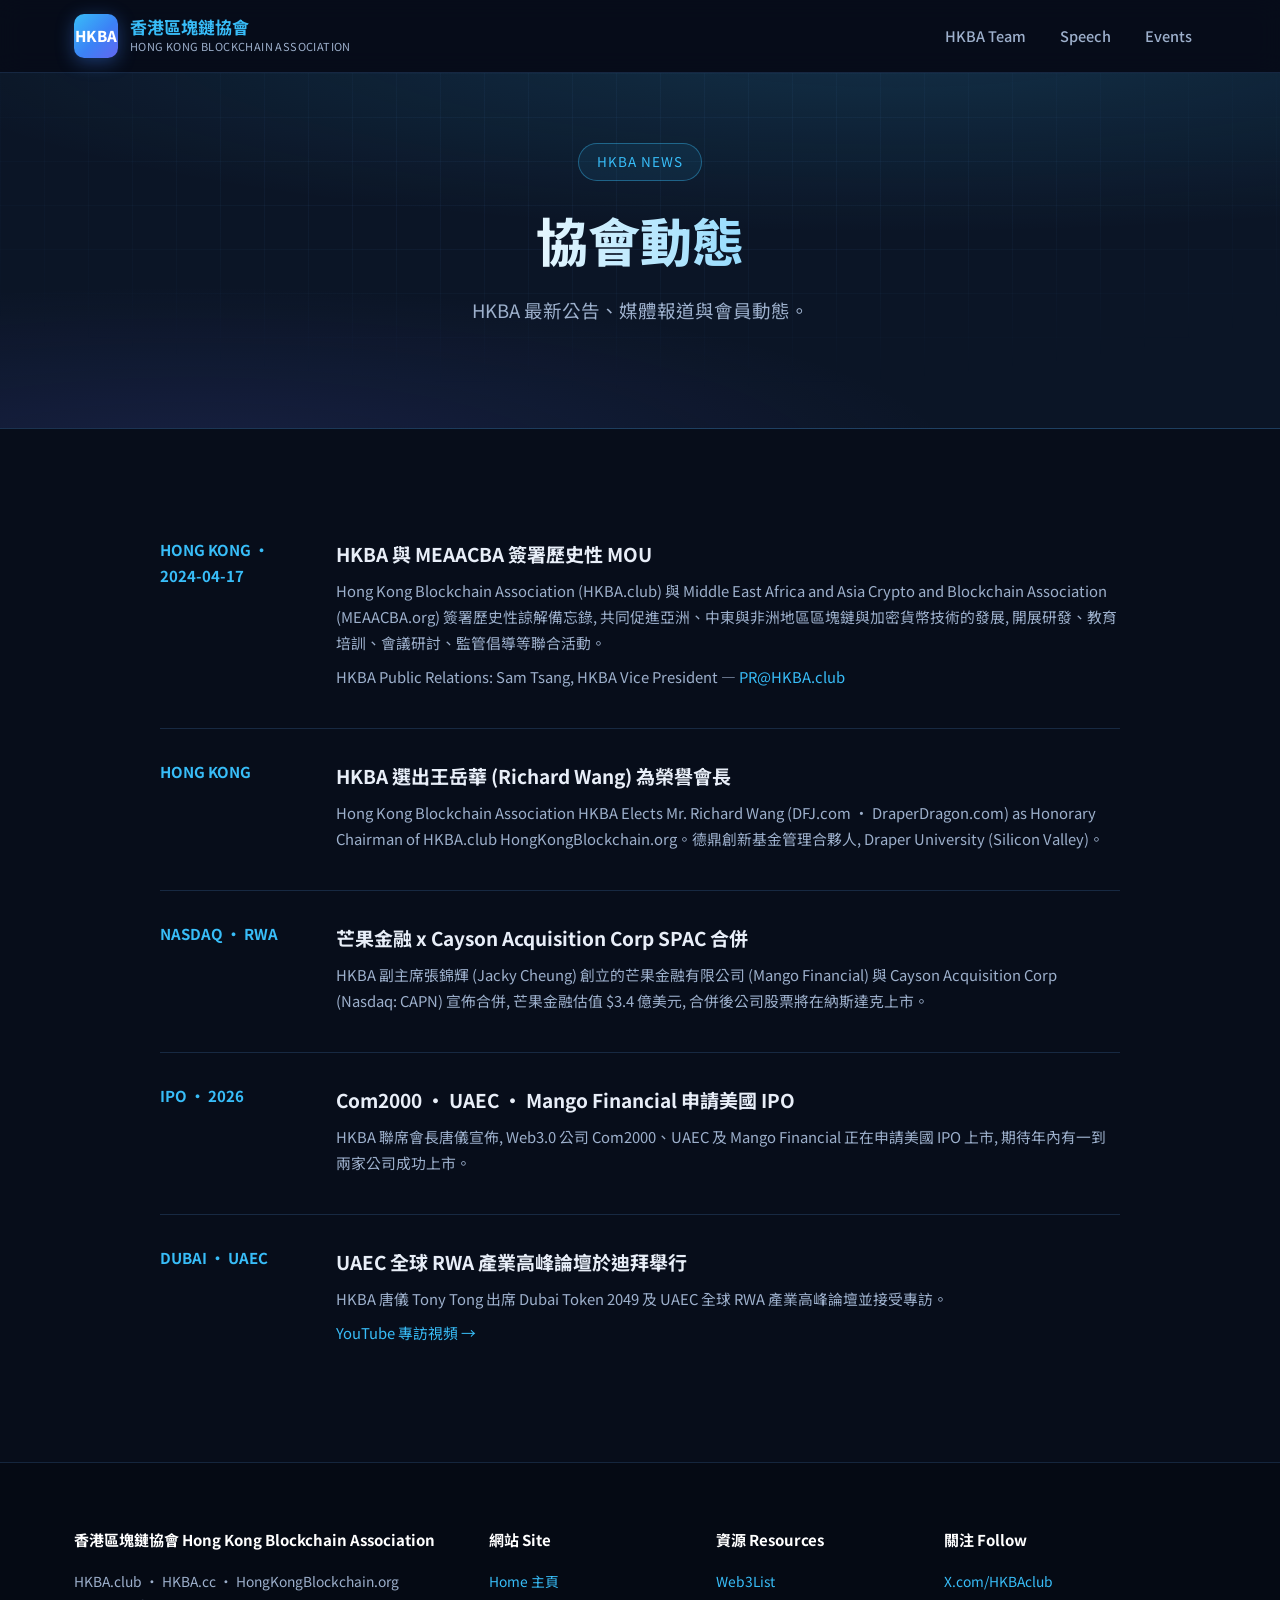
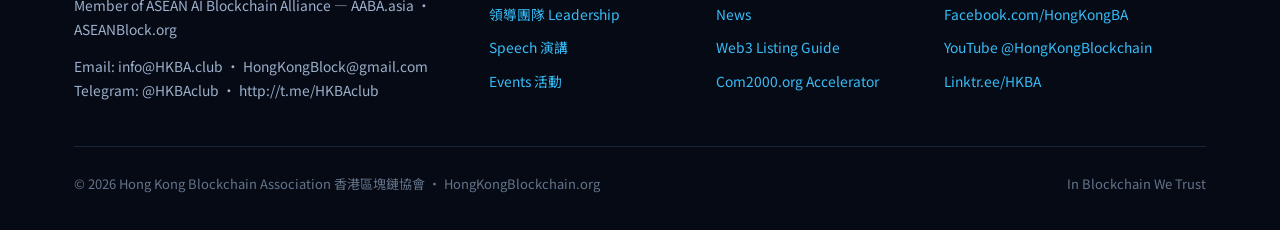
<file: news.html>
<!DOCTYPE html>
<html lang="zh-Hant">
<head>
<meta charset="utf-8">
<meta name="viewport" content="width=device-width, initial-scale=1">
<title>News 動態 | 香港區塊鏈協會 HKBA - HongKongBlockchain.org</title>
<meta name="description" content="HKBA 新聞動態 - 協會最新公告、媒體報道與會員動態。 HKBA News and Announcements.">
<link rel="preconnect" href="https://fonts.googleapis.com">
<link rel="preconnect" href="https://fonts.gstatic.com" crossorigin>
<link href="https://fonts.googleapis.com/css2?family=Noto+Sans+TC:wght@400;500;700;800&family=Inter:wght@400;500;600;700&display=swap" rel="stylesheet">
<link rel="stylesheet" href="assets/css/style.css?v=3">
<link rel="icon" type="image/svg+xml" href="data:image/svg+xml,%3Csvg xmlns='http://www.w3.org/2000/svg' viewBox='0 0 64 64'%3E%3Crect width='64' height='64' rx='14' fill='%233b82f6'/%3E%3Ctext x='32' y='43' font-size='26' font-weight='bold' text-anchor='middle' fill='white' font-family='Arial'%3EH%3C/text%3E%3C/svg%3E">
</head>
<body>

<header class="site-header">
  <div class="container header-inner">
    <a href="index.html" class="brand" style="text-decoration:none">
      <div class="brand-mark">HKBA</div>
      <div class="brand-text">
        <div class="brand-zh">香港區塊鏈協會</div>
        <div class="brand-en">HONG KONG BLOCKCHAIN ASSOCIATION</div>
      </div>
    </a>
    <nav class="main-nav">
      <a href="leadership.html">HKBA Team</a>
      <a href="speech.html">Speech</a>
      <a href="events.html">Events</a>
    </nav>
  </div>
</header>

<section class="hero" style="padding:70px 0 64px">
  <div class="container hero-inner">
    <div class="hero-badge">HKBA NEWS</div>
    <h1>協會動態</h1>
    <p class="lead">HKBA 最新公告、媒體報道與會員動態。</p>
  </div>
</section>

<section class="block">
  <div class="container">
    <div style="max-width:960px;margin:0 auto">

      <div class="event-item">
        <div class="when">HONG KONG · 2024-04-17</div>
        <div>
          <h3>HKBA 與 MEAACBA 簽署歷史性 MOU</h3>
          <p>Hong Kong Blockchain Association (HKBA.club) 與 Middle East Africa and Asia Crypto and Blockchain Association (MEAACBA.org) 簽署歷史性諒解備忘錄, 共同促進亞洲、中東與非洲地區區塊鏈與加密貨幣技術的發展, 開展研發、教育培訓、會議研討、監管倡導等聯合活動。</p>
          <p>HKBA Public Relations: Sam Tsang, HKBA Vice President — <a href="mailto:PR@HKBA.club">PR@HKBA.club</a></p>
        </div>
      </div>

      <div class="event-item">
        <div class="when">HONG KONG</div>
        <div>
          <h3>HKBA 選出王岳華 (Richard Wang) 為榮譽會長</h3>
          <p>Hong Kong Blockchain Association HKBA Elects Mr. Richard Wang (DFJ.com · DraperDragon.com) as Honorary Chairman of HKBA.club HongKongBlockchain.org。德鼎創新基金管理合夥人, Draper University (Silicon Valley)。</p>
        </div>
      </div>

      <div class="event-item">
        <div class="when">NASDAQ · RWA</div>
        <div>
          <h3>芒果金融 x Cayson Acquisition Corp SPAC 合併</h3>
          <p>HKBA 副主席張錦輝 (Jacky Cheung) 創立的芒果金融有限公司 (Mango Financial) 與 Cayson Acquisition Corp (Nasdaq: CAPN) 宣佈合併, 芒果金融估值 $3.4 億美元, 合併後公司股票將在納斯達克上市。</p>
        </div>
      </div>

      <div class="event-item">
        <div class="when">IPO · 2026</div>
        <div>
          <h3>Com2000 · UAEC · Mango Financial 申請美國 IPO</h3>
          <p>HKBA 聯席會長唐儀宣佈, Web3.0 公司 Com2000、UAEC 及 Mango Financial 正在申請美國 IPO 上市, 期待年內有一到兩家公司成功上市。</p>
        </div>
      </div>

      <div class="event-item">
        <div class="when">DUBAI · UAEC</div>
        <div>
          <h3>UAEC 全球 RWA 產業高峰論壇於迪拜舉行</h3>
          <p>HKBA 唐儀 Tony Tong 出席 Dubai Token 2049 及 UAEC 全球 RWA 產業高峰論壇並接受專訪。</p>
          <p><a href="https://youtu.be/1OR2OKUTR8o?si=J7ZxPnNdurnAD5Id" target="_blank" rel="noopener">YouTube 專訪視頻 →</a></p>
        </div>
      </div>

    </div>
  </div>
</section>

<footer class="site-footer">
  <div class="container">
    <div class="footer-grid">
      <div>
        <h4>香港區塊鏈協會 Hong Kong Blockchain Association</h4>
        <p>HKBA.club · HKBA.cc · HongKongBlockchain.org<br>
        Member of ASEAN AI Blockchain Alliance — AABA.asia · ASEANBlock.org</p>
        <p style="margin-top:12px">Email: info@HKBA.club · HongKongBlock@gmail.com<br>
        Telegram: @HKBAclub · http://t.me/HKBAclub</p>
      </div>
      <div>
        <h4>網站 Site</h4>
        <ul>
          <li><a href="index.html">Home 主頁</a></li>
          <li><a href="leadership.html">領導團隊 Leadership</a></li>
          <li><a href="speech.html">Speech 演講</a></li>
          <li><a href="events.html">Events 活動</a></li>
        </ul>
      </div>
      <div>
        <h4>資源 Resources</h4>
        <ul>
          <li><a href="web3list.html">Web3List</a></li>
          <li><a href="news.html">News</a></li>
          <li><a href="guide.html">Web3 Listing Guide</a></li>
          <li><a href="https://com2000-landing-page.netlify.app/" target="_blank" rel="noopener">Com2000.org Accelerator</a></li>
        </ul>
      </div>
      <div>
        <h4>關注 Follow</h4>
        <ul>
          <li><a href="https://x.com/HKBAclub" target="_blank" rel="noopener">X.com/HKBAclub</a></li>
          <li><a href="https://www.facebook.com/HongKongBA" target="_blank" rel="noopener">Facebook.com/HongKongBA</a></li>
          <li><a href="https://www.youtube.com/@HongKongBlockchain" target="_blank" rel="noopener">YouTube @HongKongBlockchain</a></li>
          <li><a href="https://linktr.ee/HKBA" target="_blank" rel="noopener">Linktr.ee/HKBA</a></li>
        </ul>
      </div>
    </div>
    <div class="footer-bottom">
      <div>© 2026 Hong Kong Blockchain Association 香港區塊鏈協會 · HongKongBlockchain.org</div>
      <div>In Blockchain We Trust</div>
    </div>
  </div>
</footer>

</body>
</html>
</file>
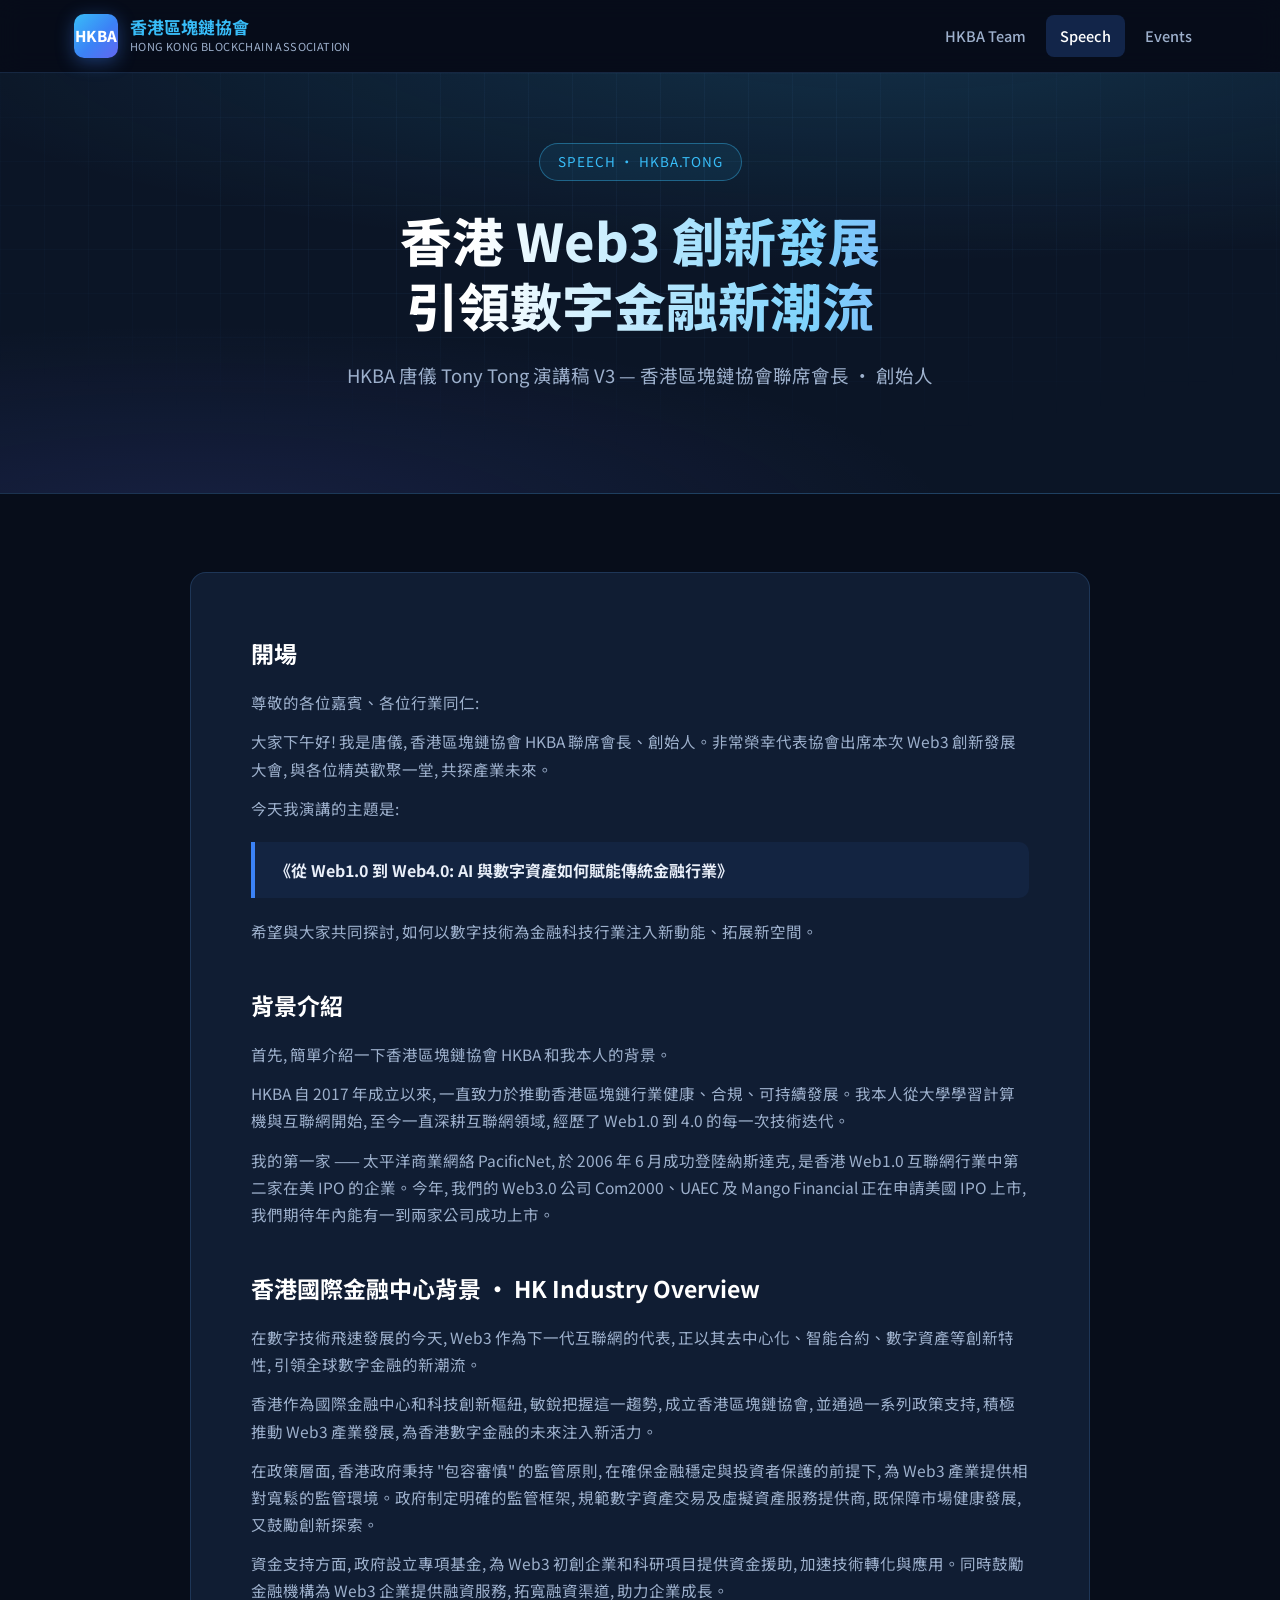
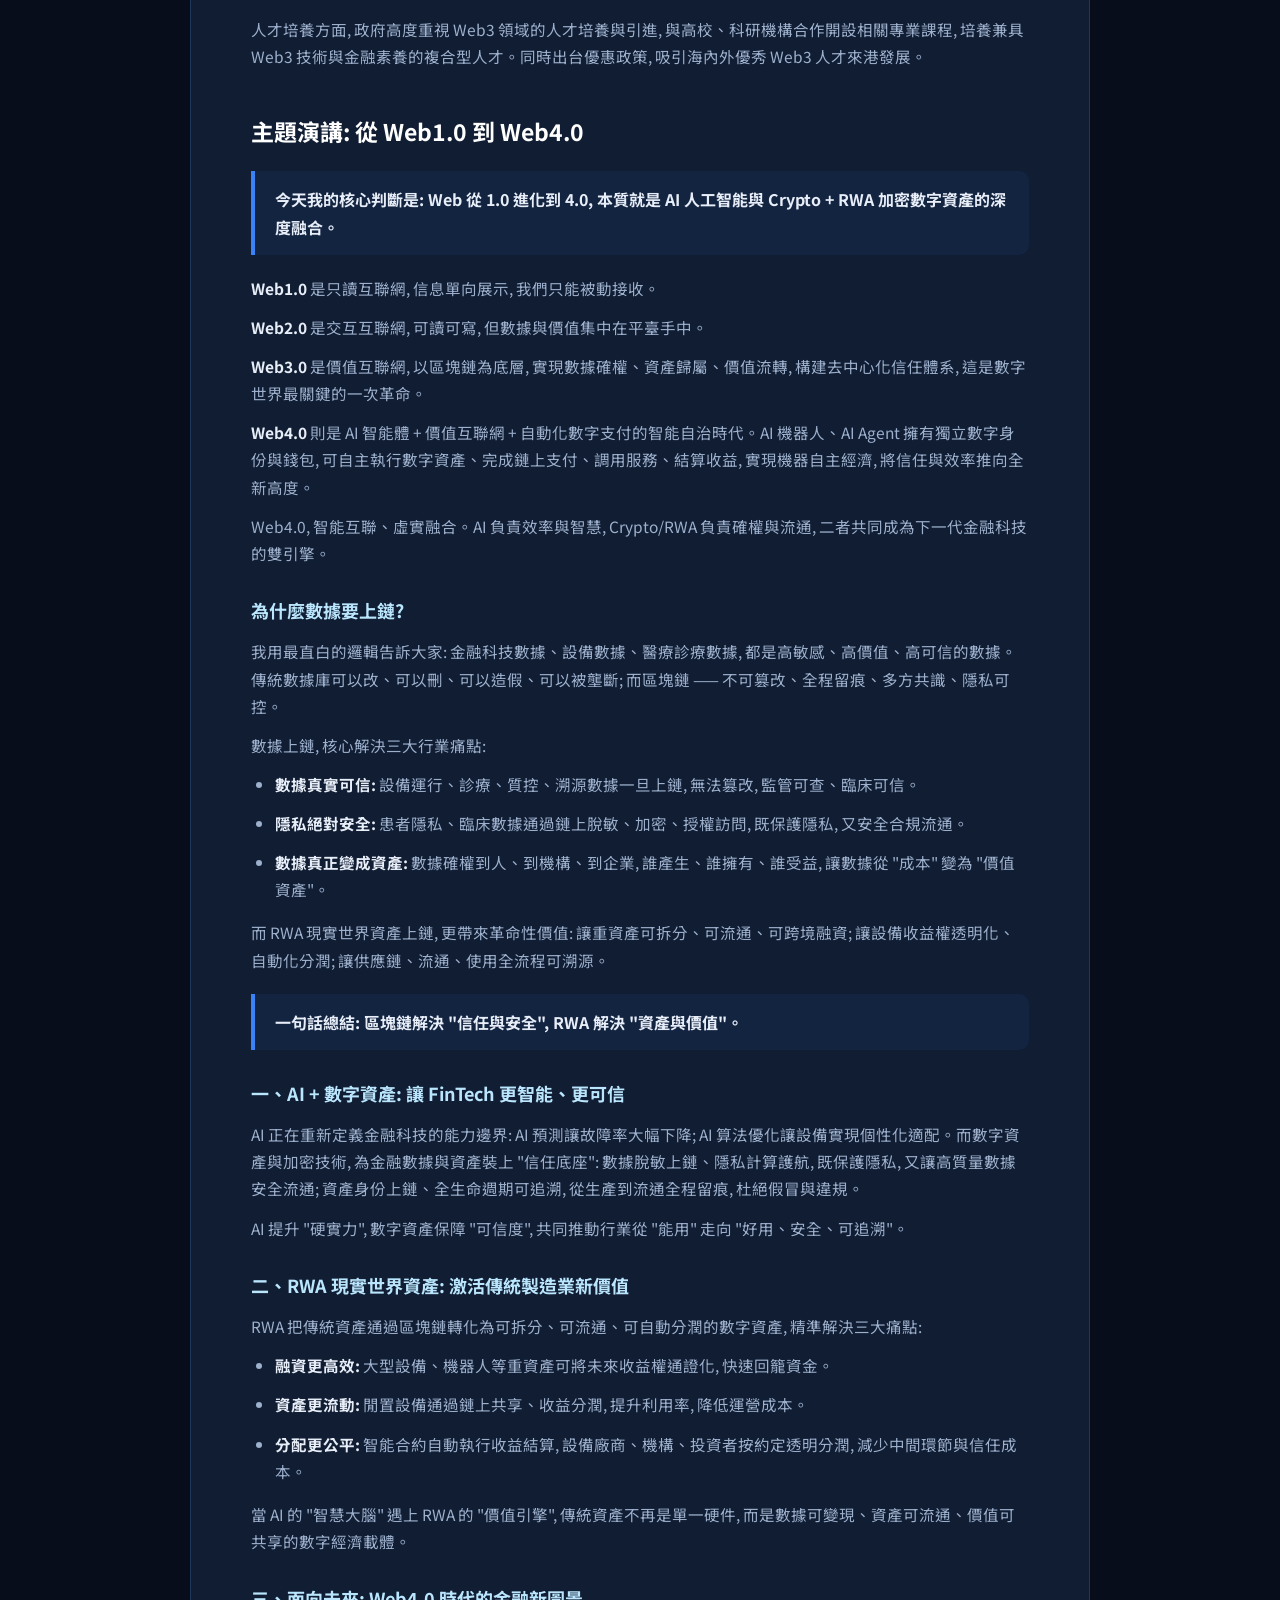
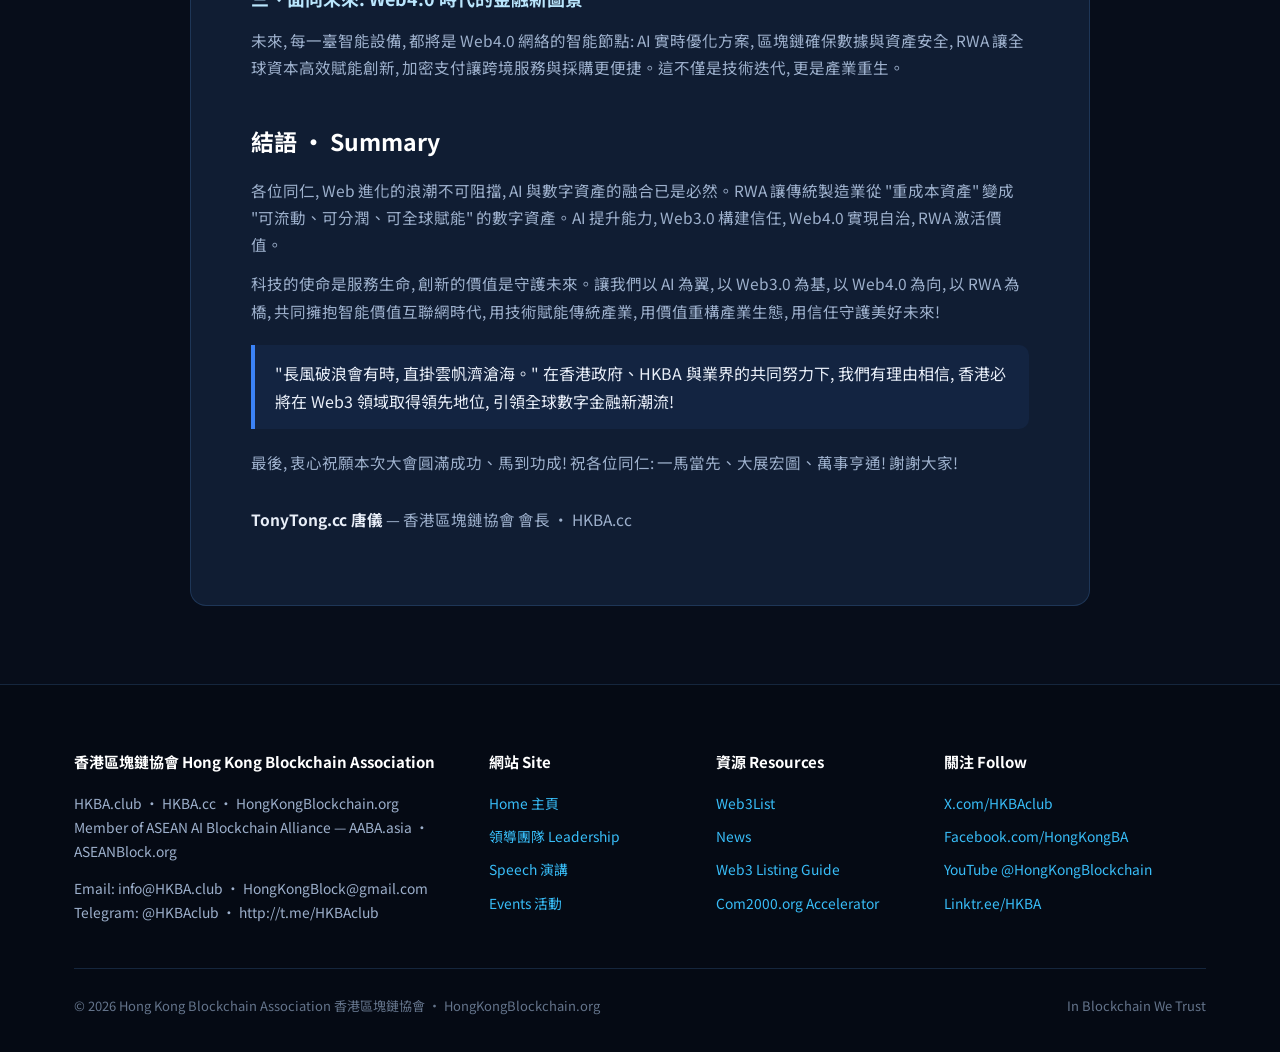
<file: speech.html>
<!DOCTYPE html>
<html lang="zh-CN">
<head>
<meta charset="utf-8">
<meta name="viewport" content="width=device-width, initial-scale=1">
<title>Speech 演講 | 香港區塊鏈協會 HKBA - HongKongBlockchain.org</title>
<meta name="description" content="HKBA 演講 - 從 Web1.0 到 Web4.0: AI 與數字資產如何賦能傳統金融行業。唐儀 Tony Tong 香港區塊鏈協會聯席會長演講稿。">
<link rel="preconnect" href="https://fonts.googleapis.com">
<link rel="preconnect" href="https://fonts.gstatic.com" crossorigin>
<link href="https://fonts.googleapis.com/css2?family=Noto+Sans+TC:wght@400;500;700;800&family=Inter:wght@400;500;600;700&display=swap" rel="stylesheet">
<link rel="stylesheet" href="assets/css/style.css?v=3">
<link rel="icon" type="image/svg+xml" href="data:image/svg+xml,%3Csvg xmlns='http://www.w3.org/2000/svg' viewBox='0 0 64 64'%3E%3Crect width='64' height='64' rx='14' fill='%233b82f6'/%3E%3Ctext x='32' y='43' font-size='26' font-weight='bold' text-anchor='middle' fill='white' font-family='Arial'%3EH%3C/text%3E%3C/svg%3E">
</head>
<body>

<header class="site-header">
  <div class="container header-inner">
    <a href="index.html" class="brand" style="text-decoration:none">
      <div class="brand-mark">HKBA</div>
      <div class="brand-text">
        <div class="brand-zh">香港區塊鏈協會</div>
        <div class="brand-en">HONG KONG BLOCKCHAIN ASSOCIATION</div>
      </div>
    </a>
    <nav class="main-nav">
      <a href="leadership.html">HKBA Team</a>
      <a href="speech.html" class="active">Speech</a>
      <a href="events.html">Events</a>
    </nav>
  </div>
</header>

<section class="hero" style="padding:70px 0 64px">
  <div class="container hero-inner">
    <div class="hero-badge">SPEECH · HKBA.TONG</div>
    <h1>香港 Web3 創新發展<br>引領數字金融新潮流</h1>
    <p class="lead">HKBA 唐儀 Tony Tong 演講稿 V3 — 香港區塊鏈協會聯席會長 · 創始人</p>
  </div>
</section>

<section class="block">
  <div class="container">
    <div class="prose">
      <h2>開場</h2>
      <p>尊敬的各位嘉賓、各位行業同仁:</p>
      <p>大家下午好! 我是唐儀, 香港區塊鏈協會 HKBA 聯席會長、創始人。非常榮幸代表協會出席本次 Web3 創新發展大會, 與各位精英歡聚一堂, 共探產業未來。</p>
      <p>今天我演講的主題是:</p>
      <div class="speech-block"><strong>《從 Web1.0 到 Web4.0: AI 與數字資產如何賦能傳統金融行業》</strong></div>
      <p>希望與大家共同探討, 如何以數字技術為金融科技行業注入新動能、拓展新空間。</p>

      <h2>背景介紹</h2>
      <p>首先, 簡單介紹一下香港區塊鏈協會 HKBA 和我本人的背景。</p>
      <p>HKBA 自 2017 年成立以來, 一直致力於推動香港區塊鏈行業健康、合規、可持續發展。我本人從大學學習計算機與互聯網開始, 至今一直深耕互聯網領域, 經歷了 Web1.0 到 4.0 的每一次技術迭代。</p>
      <p>我的第一家 —— 太平洋商業網絡 PacificNet, 於 2006 年 6 月成功登陸納斯達克, 是香港 Web1.0 互聯網行業中第二家在美 IPO 的企業。今年, 我們的 Web3.0 公司 Com2000、UAEC 及 Mango Financial 正在申請美國 IPO 上市, 我們期待年內能有一到兩家公司成功上市。</p>

      <h2>香港國際金融中心背景 · HK Industry Overview</h2>
      <p>在數字技術飛速發展的今天, Web3 作為下一代互聯網的代表, 正以其去中心化、智能合約、數字資產等創新特性, 引領全球數字金融的新潮流。</p>
      <p>香港作為國際金融中心和科技創新樞紐, 敏銳把握這一趨勢, 成立香港區塊鏈協會, 並通過一系列政策支持, 積極推動 Web3 產業發展, 為香港數字金融的未來注入新活力。</p>
      <p>在政策層面, 香港政府秉持 "包容審慎" 的監管原則, 在確保金融穩定與投資者保護的前提下, 為 Web3 產業提供相對寬鬆的監管環境。政府制定明確的監管框架, 規範數字資產交易及虛擬資產服務提供商, 既保障市場健康發展, 又鼓勵創新探索。</p>
      <p>資金支持方面, 政府設立專項基金, 為 Web3 初創企業和科研項目提供資金援助, 加速技術轉化與應用。同時鼓勵金融機構為 Web3 企業提供融資服務, 拓寬融資渠道, 助力企業成長。</p>
      <p>人才培養方面, 政府高度重視 Web3 領域的人才培養與引進, 與高校、科研機構合作開設相關專業課程, 培養兼具 Web3 技術與金融素養的複合型人才。同時出台優惠政策, 吸引海內外優秀 Web3 人才來港發展。</p>

      <h2>主題演講: 從 Web1.0 到 Web4.0</h2>
      <div class="speech-block"><strong>今天我的核心判斷是: Web 從 1.0 進化到 4.0, 本質就是 AI 人工智能與 Crypto + RWA 加密數字資產的深度融合。</strong></div>
      <p><strong>Web1.0</strong> 是只讀互聯網, 信息單向展示, 我們只能被動接收。</p>
      <p><strong>Web2.0</strong> 是交互互聯網, 可讀可寫, 但數據與價值集中在平臺手中。</p>
      <p><strong>Web3.0</strong> 是價值互聯網, 以區塊鏈為底層, 實現數據確權、資產歸屬、價值流轉, 構建去中心化信任體系, 這是數字世界最關鍵的一次革命。</p>
      <p><strong>Web4.0</strong> 則是 AI 智能體 + 價值互聯網 + 自動化數字支付的智能自治時代。AI 機器人、AI Agent 擁有獨立數字身份與錢包, 可自主執行數字資產、完成鏈上支付、調用服務、結算收益, 實現機器自主經濟, 將信任與效率推向全新高度。</p>
      <p>Web4.0, 智能互聯、虛實融合。AI 負責效率與智慧, Crypto/RWA 負責確權與流通, 二者共同成為下一代金融科技的雙引擎。</p>

      <h3>為什麼數據要上鏈?</h3>
      <p>我用最直白的邏輯告訴大家: 金融科技數據、設備數據、醫療診療數據, 都是高敏感、高價值、高可信的數據。傳統數據庫可以改、可以刪、可以造假、可以被壟斷; 而區塊鏈 —— 不可篡改、全程留痕、多方共識、隱私可控。</p>
      <p>數據上鏈, 核心解決三大行業痛點:</p>
      <ul>
        <li><strong>數據真實可信:</strong> 設備運行、診療、質控、溯源數據一旦上鏈, 無法篡改, 監管可查、臨床可信。</li>
        <li><strong>隱私絕對安全:</strong> 患者隱私、臨床數據通過鏈上脫敏、加密、授權訪問, 既保護隱私, 又安全合規流通。</li>
        <li><strong>數據真正變成資產:</strong> 數據確權到人、到機構、到企業, 誰產生、誰擁有、誰受益, 讓數據從 "成本" 變為 "價值資產"。</li>
      </ul>
      <p>而 RWA 現實世界資產上鏈, 更帶來革命性價值: 讓重資產可拆分、可流通、可跨境融資; 讓設備收益權透明化、自動化分潤; 讓供應鏈、流通、使用全流程可溯源。</p>
      <div class="speech-block"><strong>一句話總結: 區塊鏈解決 "信任與安全", RWA 解決 "資產與價值"。</strong></div>

      <h3>一、AI + 數字資產: 讓 FinTech 更智能、更可信</h3>
      <p>AI 正在重新定義金融科技的能力邊界: AI 預測讓故障率大幅下降; AI 算法優化讓設備實現個性化適配。而數字資產與加密技術, 為金融數據與資產裝上 "信任底座": 數據脫敏上鏈、隱私計算護航, 既保護隱私, 又讓高質量數據安全流通; 資產身份上鏈、全生命週期可追溯, 從生產到流通全程留痕, 杜絕假冒與違規。</p>
      <p>AI 提升 "硬實力", 數字資產保障 "可信度", 共同推動行業從 "能用" 走向 "好用、安全、可追溯"。</p>

      <h3>二、RWA 現實世界資產: 激活傳統製造業新價值</h3>
      <p>RWA 把傳統資產通過區塊鏈轉化為可拆分、可流通、可自動分潤的數字資產, 精準解決三大痛點:</p>
      <ul>
        <li><strong>融資更高效:</strong> 大型設備、機器人等重資產可將未來收益權通證化, 快速回籠資金。</li>
        <li><strong>資產更流動:</strong> 閒置設備通過鏈上共享、收益分潤, 提升利用率, 降低運營成本。</li>
        <li><strong>分配更公平:</strong> 智能合約自動執行收益結算, 設備廠商、機構、投資者按約定透明分潤, 減少中間環節與信任成本。</li>
      </ul>
      <p>當 AI 的 "智慧大腦" 遇上 RWA 的 "價值引擎", 傳統資產不再是單一硬件, 而是數據可變現、資產可流通、價值可共享的數字經濟載體。</p>

      <h3>三、面向未來: Web4.0 時代的金融新圖景</h3>
      <p>未來, 每一臺智能設備, 都將是 Web4.0 網絡的智能節點: AI 實時優化方案, 區塊鏈確保數據與資產安全, RWA 讓全球資本高效賦能創新, 加密支付讓跨境服務與採購更便捷。這不僅是技術迭代, 更是產業重生。</p>

      <h2>結語 · Summary</h2>
      <p>各位同仁, Web 進化的浪潮不可阻擋, AI 與數字資產的融合已是必然。RWA 讓傳統製造業從 "重成本資產" 變成 "可流動、可分潤、可全球賦能" 的數字資產。AI 提升能力, Web3.0 構建信任, Web4.0 實現自治, RWA 激活價值。</p>
      <p>科技的使命是服務生命, 創新的價值是守護未來。讓我們以 AI 為翼, 以 Web3.0 為基, 以 Web4.0 為向, 以 RWA 為橋, 共同擁抱智能價值互聯網時代, 用技術賦能傳統產業, 用價值重構產業生態, 用信任守護美好未來!</p>
      <div class="speech-block">"長風破浪會有時, 直掛雲帆濟滄海。" 在香港政府、HKBA 與業界的共同努力下, 我們有理由相信, 香港必將在 Web3 領域取得領先地位, 引領全球數字金融新潮流!</div>
      <p>最後, 衷心祝願本次大會圓滿成功、馬到功成! 祝各位同仁: 一馬當先、大展宏圖、萬事亨通! 謝謝大家!</p>
      <p style="margin-top:30px"><strong>TonyTong.cc 唐儀</strong> — 香港區塊鏈協會 會長 · HKBA.cc</p>
    </div>
  </div>
</section>

<footer class="site-footer">
  <div class="container">
    <div class="footer-grid">
      <div>
        <h4>香港區塊鏈協會 Hong Kong Blockchain Association</h4>
        <p>HKBA.club · HKBA.cc · HongKongBlockchain.org<br>
        Member of ASEAN AI Blockchain Alliance — AABA.asia · ASEANBlock.org</p>
        <p style="margin-top:12px">Email: info@HKBA.club · HongKongBlock@gmail.com<br>
        Telegram: @HKBAclub · http://t.me/HKBAclub</p>
      </div>
      <div>
        <h4>網站 Site</h4>
        <ul>
          <li><a href="index.html">Home 主頁</a></li>
          <li><a href="leadership.html">領導團隊 Leadership</a></li>
          <li><a href="speech.html">Speech 演講</a></li>
          <li><a href="events.html">Events 活動</a></li>
        </ul>
      </div>
      <div>
        <h4>資源 Resources</h4>
        <ul>
          <li><a href="web3list.html">Web3List</a></li>
          <li><a href="news.html">News</a></li>
          <li><a href="guide.html">Web3 Listing Guide</a></li>
          <li><a href="https://com2000-landing-page.netlify.app/" target="_blank" rel="noopener">Com2000.org Accelerator</a></li>
        </ul>
      </div>
      <div>
        <h4>關注 Follow</h4>
        <ul>
          <li><a href="https://x.com/HKBAclub" target="_blank" rel="noopener">X.com/HKBAclub</a></li>
          <li><a href="https://www.facebook.com/HongKongBA" target="_blank" rel="noopener">Facebook.com/HongKongBA</a></li>
          <li><a href="https://www.youtube.com/@HongKongBlockchain" target="_blank" rel="noopener">YouTube @HongKongBlockchain</a></li>
          <li><a href="https://linktr.ee/HKBA" target="_blank" rel="noopener">Linktr.ee/HKBA</a></li>
        </ul>
      </div>
    </div>
    <div class="footer-bottom">
      <div>© 2026 Hong Kong Blockchain Association 香港區塊鏈協會 · HongKongBlockchain.org</div>
      <div>In Blockchain We Trust</div>
    </div>
  </div>
</footer>

</body>
</html>
</file>
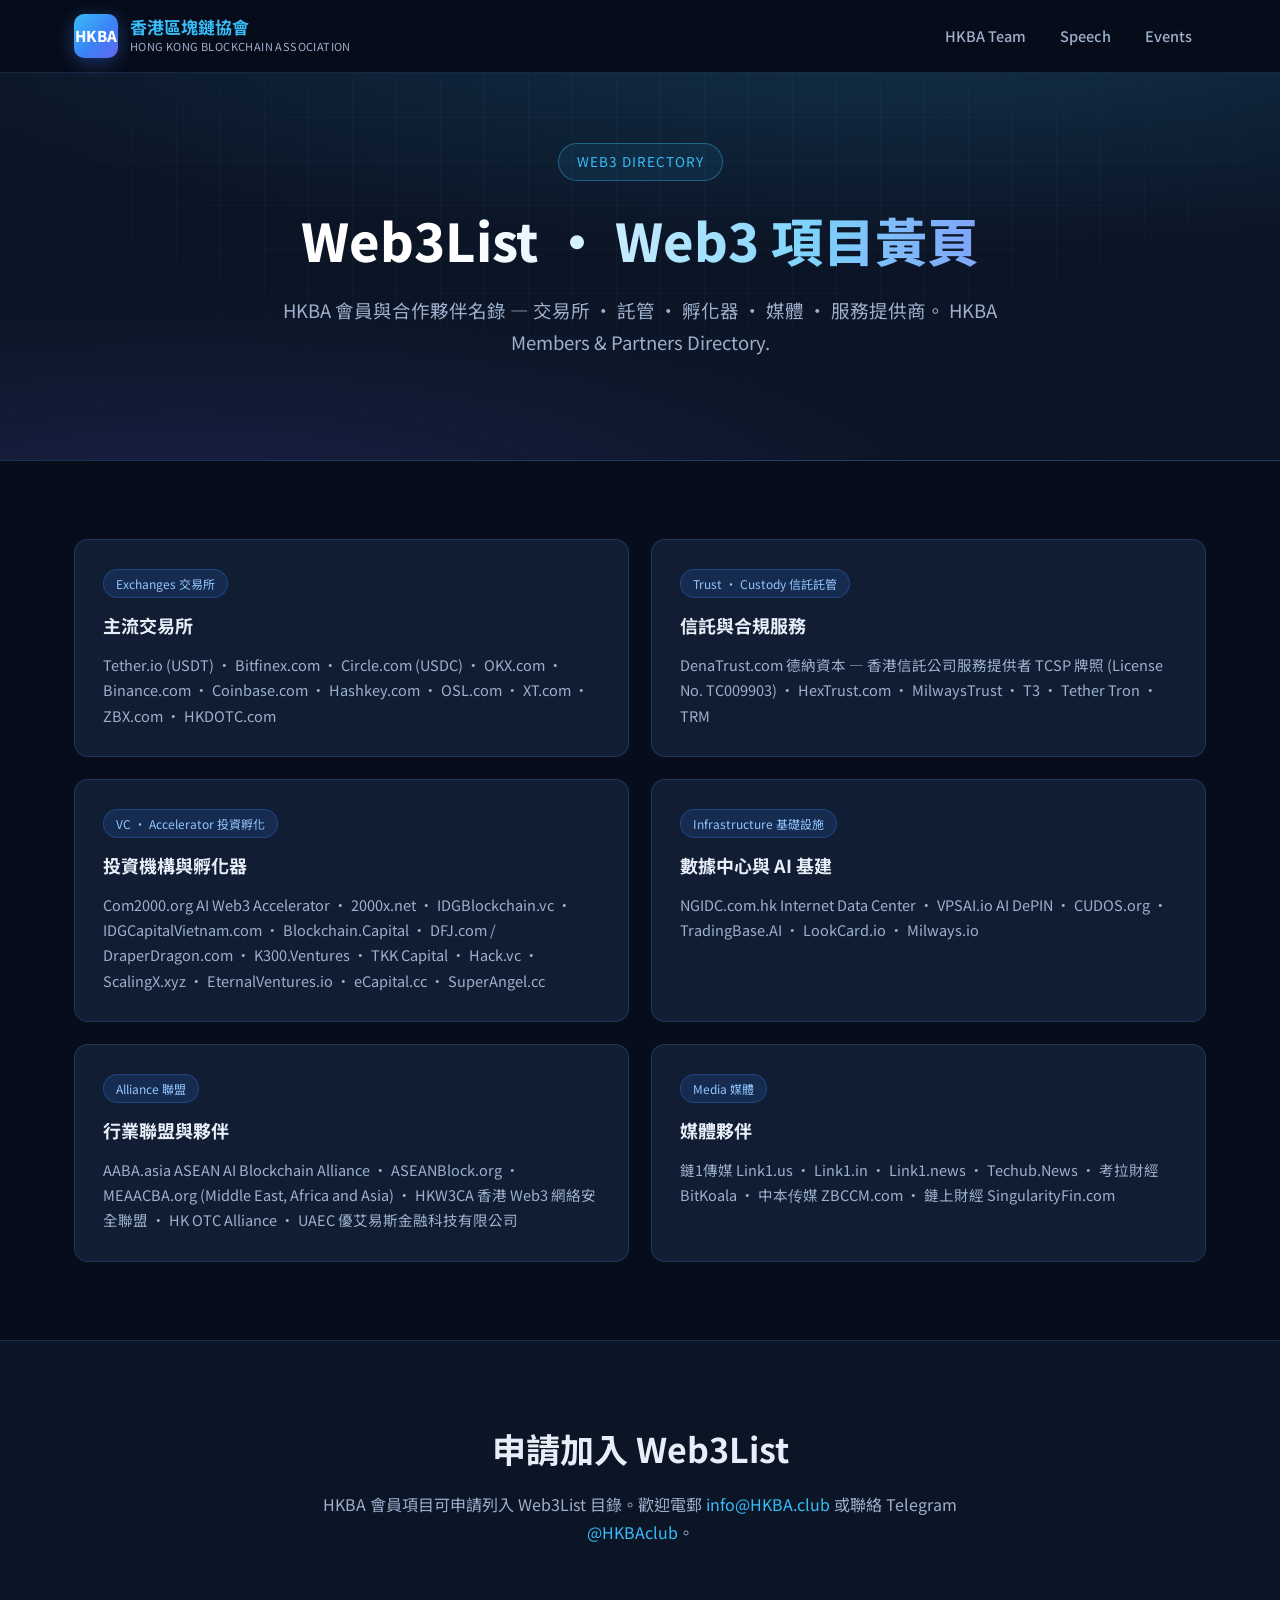
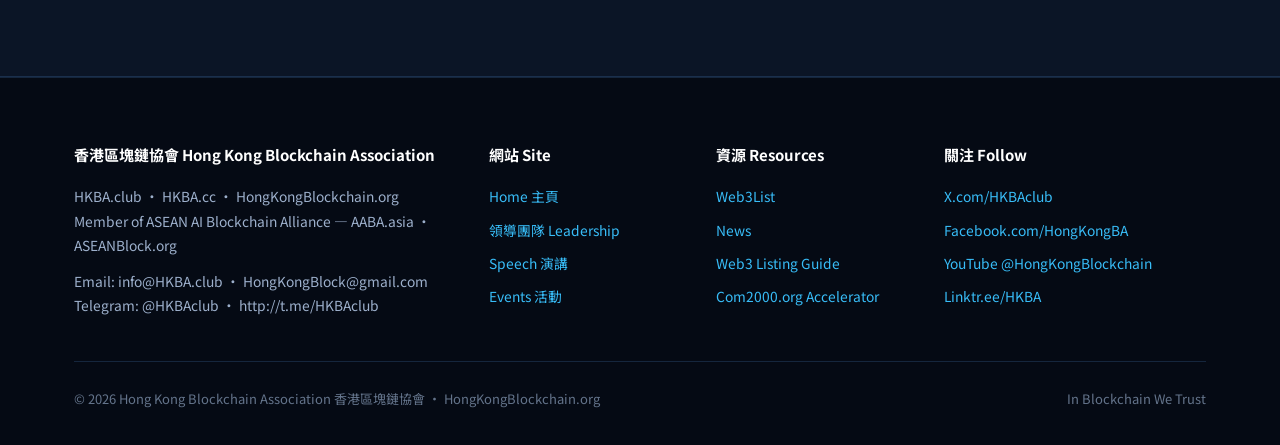
<file: web3list.html>
<!DOCTYPE html>
<html lang="zh-Hant">
<head>
<meta charset="utf-8">
<meta name="viewport" content="width=device-width, initial-scale=1">
<title>Web3List | 香港區塊鏈協會 HKBA - HongKongBlockchain.org</title>
<meta name="description" content="HKBA Web3List - Web3 項目黃頁與目錄列表, HKBA 會員及合作夥伴名錄。 Web3 Yellow Pages and Directory Listing.">
<link rel="preconnect" href="https://fonts.googleapis.com">
<link rel="preconnect" href="https://fonts.gstatic.com" crossorigin>
<link href="https://fonts.googleapis.com/css2?family=Noto+Sans+TC:wght@400;500;700;800&family=Inter:wght@400;500;600;700&display=swap" rel="stylesheet">
<link rel="stylesheet" href="assets/css/style.css?v=3">
<link rel="icon" type="image/svg+xml" href="data:image/svg+xml,%3Csvg xmlns='http://www.w3.org/2000/svg' viewBox='0 0 64 64'%3E%3Crect width='64' height='64' rx='14' fill='%233b82f6'/%3E%3Ctext x='32' y='43' font-size='26' font-weight='bold' text-anchor='middle' fill='white' font-family='Arial'%3EH%3C/text%3E%3C/svg%3E">
</head>
<body>

<header class="site-header">
  <div class="container header-inner">
    <a href="index.html" class="brand" style="text-decoration:none">
      <div class="brand-mark">HKBA</div>
      <div class="brand-text">
        <div class="brand-zh">香港區塊鏈協會</div>
        <div class="brand-en">HONG KONG BLOCKCHAIN ASSOCIATION</div>
      </div>
    </a>
    <nav class="main-nav">
      <a href="leadership.html">HKBA Team</a>
      <a href="speech.html">Speech</a>
      <a href="events.html">Events</a>
    </nav>
  </div>
</header>

<section class="hero" style="padding:70px 0 64px">
  <div class="container hero-inner">
    <div class="hero-badge">WEB3 DIRECTORY</div>
    <h1>Web3List · Web3 項目黃頁</h1>
    <p class="lead">HKBA 會員與合作夥伴名錄 — 交易所 · 託管 · 孵化器 · 媒體 · 服務提供商。 HKBA Members &amp; Partners Directory.</p>
  </div>
</section>

<section class="block">
  <div class="container">
    <div class="grid grid-2">

      <div class="card">
        <span class="tag">Exchanges 交易所</span>
        <h3>主流交易所</h3>
        <p>Tether.io (USDT) · Bitfinex.com · Circle.com (USDC) · OKX.com · Binance.com · Coinbase.com · Hashkey.com · OSL.com · XT.com · ZBX.com · HKDOTC.com</p>
      </div>

      <div class="card">
        <span class="tag">Trust · Custody 信託託管</span>
        <h3>信託與合規服務</h3>
        <p>DenaTrust.com 德納資本 — 香港信託公司服務提供者 TCSP 牌照 (License No. TC009903) · HexTrust.com · MilwaysTrust · T3 · Tether Tron · TRM</p>
      </div>

      <div class="card">
        <span class="tag">VC · Accelerator 投資孵化</span>
        <h3>投資機構與孵化器</h3>
        <p>Com2000.org AI Web3 Accelerator · 2000x.net · IDGBlockchain.vc · IDGCapitalVietnam.com · Blockchain.Capital · DFJ.com / DraperDragon.com · K300.Ventures · TKK Capital · Hack.vc · ScalingX.xyz · EternalVentures.io · eCapital.cc · SuperAngel.cc</p>
      </div>

      <div class="card">
        <span class="tag">Infrastructure 基礎設施</span>
        <h3>數據中心與 AI 基建</h3>
        <p>NGIDC.com.hk Internet Data Center · VPSAI.io AI DePIN · CUDOS.org · TradingBase.AI · LookCard.io · Milways.io</p>
      </div>

      <div class="card">
        <span class="tag">Alliance 聯盟</span>
        <h3>行業聯盟與夥伴</h3>
        <p>AABA.asia ASEAN AI Blockchain Alliance · ASEANBlock.org · MEAACBA.org (Middle East, Africa and Asia) · HKW3CA 香港 Web3 網絡安全聯盟 · HK OTC Alliance · UAEC 優艾易斯金融科技有限公司</p>
      </div>

      <div class="card">
        <span class="tag">Media 媒體</span>
        <h3>媒體夥伴</h3>
        <p>鏈1傳媒 Link1.us · Link1.in · Link1.news · Techub.News · 考拉財經 BitKoala · 中本传媒 ZBCCM.com · 鏈上財經 SingularityFin.com</p>
      </div>

    </div>
  </div>
</section>

<section class="block alt">
  <div class="container">
    <div class="section-head">
      <h2>申請加入 Web3List</h2>
      <p>HKBA 會員項目可申請列入 Web3List 目錄。歡迎電郵 <a href="mailto:info@HKBA.club">info@HKBA.club</a> 或聯絡 Telegram <a href="https://t.me/HKBAclub" target="_blank" rel="noopener">@HKBAclub</a>。</p>
    </div>
  </div>
</section>

<footer class="site-footer">
  <div class="container">
    <div class="footer-grid">
      <div>
        <h4>香港區塊鏈協會 Hong Kong Blockchain Association</h4>
        <p>HKBA.club · HKBA.cc · HongKongBlockchain.org<br>
        Member of ASEAN AI Blockchain Alliance — AABA.asia · ASEANBlock.org</p>
        <p style="margin-top:12px">Email: info@HKBA.club · HongKongBlock@gmail.com<br>
        Telegram: @HKBAclub · http://t.me/HKBAclub</p>
      </div>
      <div>
        <h4>網站 Site</h4>
        <ul>
          <li><a href="index.html">Home 主頁</a></li>
          <li><a href="leadership.html">領導團隊 Leadership</a></li>
          <li><a href="speech.html">Speech 演講</a></li>
          <li><a href="events.html">Events 活動</a></li>
        </ul>
      </div>
      <div>
        <h4>資源 Resources</h4>
        <ul>
          <li><a href="web3list.html">Web3List</a></li>
          <li><a href="news.html">News</a></li>
          <li><a href="guide.html">Web3 Listing Guide</a></li>
          <li><a href="https://com2000-landing-page.netlify.app/" target="_blank" rel="noopener">Com2000.org Accelerator</a></li>
        </ul>
      </div>
      <div>
        <h4>關注 Follow</h4>
        <ul>
          <li><a href="https://x.com/HKBAclub" target="_blank" rel="noopener">X.com/HKBAclub</a></li>
          <li><a href="https://www.facebook.com/HongKongBA" target="_blank" rel="noopener">Facebook.com/HongKongBA</a></li>
          <li><a href="https://www.youtube.com/@HongKongBlockchain" target="_blank" rel="noopener">YouTube @HongKongBlockchain</a></li>
          <li><a href="https://linktr.ee/HKBA" target="_blank" rel="noopener">Linktr.ee/HKBA</a></li>
        </ul>
      </div>
    </div>
    <div class="footer-bottom">
      <div>© 2026 Hong Kong Blockchain Association 香港區塊鏈協會 · HongKongBlockchain.org</div>
      <div>In Blockchain We Trust</div>
    </div>
  </div>
</footer>

</body>
</html>
</file>
<file: assets/css/style.css>
/* ============================================================
   Hong Kong Blockchain Association - hongkongblockchain.org
   ============================================================ */
:root {
  --bg: #070d1a;
  --bg-2: #0b1526;
  --panel: #101d33;
  --panel-2: #14243f;
  --line: rgba(96, 165, 250, 0.18);
  --text: #e8eef8;
  --muted: #9db0cc;
  --blue: #3b82f6;
  --cyan: #38bdf8;
  --gold: #f0b429;
  --grad: linear-gradient(135deg, #38bdf8 0%, #3b82f6 55%, #6366f1 100%);
}

* { margin: 0; padding: 0; box-sizing: border-box; }

html { scroll-behavior: smooth; }

body {
  font-family: "Noto Sans TC", "Inter", "Microsoft JhengHei", -apple-system, sans-serif;
  background: var(--bg);
  color: var(--text);
  line-height: 1.75;
  -webkit-font-smoothing: antialiased;
}

a { color: var(--cyan); text-decoration: none; }
a:hover { text-decoration: underline; }

img { max-width: 100%; display: block; }

.container { max-width: 1180px; margin: 0 auto; padding: 0 24px; }

/* ---------- Header ---------- */
.site-header {
  position: sticky; top: 0; z-index: 100;
  background: rgba(7, 13, 26, 0.92);
  backdrop-filter: blur(12px);
  border-bottom: 1px solid var(--line);
}
.header-inner {
  display: flex; align-items: center; justify-content: space-between;
  height: 72px; gap: 20px;
}
.brand { display: flex; align-items: center; gap: 12px; flex-shrink: 0; }
.brand-mark {
  width: 44px; height: 44px; border-radius: 10px;
  background: var(--grad);
  display: flex; align-items: center; justify-content: center;
  font-weight: 800; font-size: 15px; color: #fff; letter-spacing: 0.5px;
  box-shadow: 0 4px 18px rgba(59, 130, 246, 0.4);
}
.brand-text .brand-zh { font-size: 17px; font-weight: 700; line-height: 1.25; }
.brand-text .brand-en { font-size: 11px; color: var(--muted); letter-spacing: 0.4px; }

nav.main-nav { display: flex; gap: 6px; flex-wrap: wrap; }
nav.main-nav a {
  padding: 8px 14px; border-radius: 8px; font-size: 14.5px;
  color: var(--muted); font-weight: 500; transition: all 0.2s;
}
nav.main-nav a:hover { color: #fff; background: rgba(59, 130, 246, 0.12); text-decoration: none; }
nav.main-nav a.active { color: #fff; background: rgba(59, 130, 246, 0.22); }

/* ---------- Hero Poster (top of page) ---------- */
.hero-poster { padding: 28px 0 0; background: var(--bg-2); }
.poster-feature { margin: 0; }
.poster-feature img {
  display: block; width: 100%; max-width: 1180px; margin: 0 auto;
  border-radius: 16px; border: 1px solid var(--line);
  box-shadow: 0 30px 80px rgba(0, 0, 0, 0.55);
}

/* ---------- Hero ---------- */
.hero {
  position: relative; overflow: hidden;
  padding: 96px 0 88px;
  background:
    radial-gradient(ellipse 80% 55% at 70% -10%, rgba(56, 189, 248, 0.16), transparent),
    radial-gradient(ellipse 60% 50% at 15% 110%, rgba(99, 102, 241, 0.14), transparent),
    var(--bg-2);
  border-bottom: 1px solid var(--line);
}
.hero::before {
  content: ""; position: absolute; inset: 0;
  background-image:
    linear-gradient(rgba(96,165,250,0.05) 1px, transparent 1px),
    linear-gradient(90deg, rgba(96,165,250,0.05) 1px, transparent 1px);
  background-size: 44px 44px;
  mask-image: radial-gradient(ellipse 90% 80% at 50% 30%, #000 30%, transparent 75%);
}
.hero-inner { position: relative; text-align: center; max-width: 900px; margin: 0 auto; }
.hero-badge {
  display: inline-block; padding: 6px 18px; border-radius: 999px;
  border: 1px solid rgba(56, 189, 248, 0.4); color: var(--cyan);
  font-size: 13.5px; letter-spacing: 1px; margin-bottom: 26px;
  background: rgba(56, 189, 248, 0.08);
}
.hero h1 {
  font-size: clamp(30px, 5vw, 52px); font-weight: 800; line-height: 1.25;
  background: linear-gradient(90deg, #fff 30%, #7dd3fc 70%, #818cf8);
  -webkit-background-clip: text; background-clip: text; color: transparent;
  margin-bottom: 22px;
}
.hero p.lead {
  font-size: clamp(15.5px, 2vw, 18.5px); color: var(--muted);
  max-width: 760px; margin: 0 auto 38px;
}
.hero-actions { display: flex; gap: 16px; justify-content: center; flex-wrap: wrap; }

.btn {
  display: inline-block; padding: 13px 32px; border-radius: 10px;
  font-size: 15.5px; font-weight: 600; transition: all 0.2s;
}
.btn-primary { background: var(--grad); color: #fff; box-shadow: 0 6px 24px rgba(59,130,246,0.35); }
.btn-primary:hover { transform: translateY(-2px); box-shadow: 0 10px 32px rgba(59,130,246,0.5); text-decoration: none; }
.btn-ghost { border: 1px solid rgba(125, 211, 252, 0.4); color: #7dd3fc; }
.btn-ghost:hover { background: rgba(56,189,248,0.1); text-decoration: none; }

/* ---------- Sections ---------- */
section.block { padding: 78px 0; }
section.block.alt { background: var(--bg-2); border-top: 1px solid var(--line); border-bottom: 1px solid var(--line); }

.section-head { text-align: center; margin-bottom: 52px; }
.section-head .kicker {
  font-size: 13px; letter-spacing: 2.5px; text-transform: uppercase;
  color: var(--cyan); font-weight: 600; margin-bottom: 12px;
}
.section-head h2 { font-size: clamp(24px, 3.4vw, 34px); font-weight: 700; }
.section-head p { color: var(--muted); margin-top: 12px; max-width: 720px; margin-left: auto; margin-right: auto; }

/* ---------- Cards / grids ---------- */
.grid { display: grid; gap: 22px; }
.grid-2 { grid-template-columns: repeat(2, 1fr); }
.grid-3 { grid-template-columns: repeat(3, 1fr); }
.grid-4 { grid-template-columns: repeat(4, 1fr); }

.card {
  background: var(--panel); border: 1px solid var(--line);
  border-radius: 14px; padding: 28px;
  transition: transform 0.2s, border-color 0.2s;
}
.card:hover { transform: translateY(-4px); border-color: rgba(56,189,248,0.45); }
.card h3 { font-size: 18px; margin-bottom: 10px; }
.card h3 .en { color: var(--muted); font-weight: 500; font-size: 14px; margin-left: 8px; }
.card p { color: var(--muted); font-size: 14.5px; }
.card .tag {
  display: inline-block; font-size: 12px; padding: 3px 12px; border-radius: 999px;
  background: rgba(59,130,246,0.15); color: #93c5fd; margin-bottom: 12px;
  border: 1px solid rgba(59,130,246,0.3);
}

/* feature icons */
.feature-icon {
  width: 48px; height: 48px; border-radius: 12px; margin-bottom: 16px;
  background: rgba(56,189,248,0.12); border: 1px solid rgba(56,189,248,0.3);
  display: flex; align-items: center; justify-content: center; font-size: 22px;
}

/* ---------- Book section ---------- */
.book-wrap {
  display: grid; grid-template-columns: 420px 1fr; gap: 56px; align-items: center;
}
.book-gallery { display: flex; flex-direction: column; gap: 18px; }
.book-gallery .book-feature img {
  width: 100%; border-radius: 12px;
  box-shadow: 0 22px 55px rgba(0,0,0,0.55);
  border: 1px solid rgba(125,211,252,0.25);
  transition: transform 0.25s;
}
.book-gallery .book-feature img:hover { transform: translateY(-6px) scale(1.01); }
.book-gallery .book-thumbs { display: flex; gap: 18px; justify-content: center; }
.book-gallery .book-thumbs img {
  width: 158px; border-radius: 10px;
  box-shadow: 0 14px 36px rgba(0,0,0,0.5);
  border: 1px solid rgba(125,211,252,0.25);
  transition: transform 0.25s;
}
.book-gallery .book-thumbs img:hover { transform: translateY(-6px); }

.author-strip {
  display: grid; grid-template-columns: 1fr 1fr; gap: 22px; margin-top: 44px;
}
.author-card {
  display: flex; gap: 18px; align-items: center;
  background: var(--panel); border: 1px solid var(--line);
  border-radius: 14px; padding: 20px 24px;
  transition: border-color 0.2s;
}
.author-card:hover { border-color: rgba(56,189,248,0.45); }
.author-card img {
  width: 76px; height: 76px; border-radius: 12px; object-fit: cover;
  border: 1px solid rgba(125,211,252,0.35); flex-shrink: 0;
}
.author-card img.round { border-radius: 50%; }
.author-card strong { display: block; font-size: 16px; margin-bottom: 4px; }
.author-card span { color: var(--muted); font-size: 13.5px; line-height: 1.6; display: block; }
.book-info h2 { font-size: clamp(24px, 3vw, 32px); margin-bottom: 8px; }
.book-info .book-sub { color: var(--cyan); font-size: 17px; font-weight: 600; margin-bottom: 20px; }
.book-info p { color: var(--muted); margin-bottom: 14px; font-size: 15.5px; }
.book-meta { list-style: none; margin: 22px 0 28px; }
.book-meta li { padding: 7px 0; border-bottom: 1px dashed var(--line); font-size: 14.5px; color: var(--muted); }
.book-meta li strong { color: var(--text); }

/* ---------- Conference photo ---------- */
.conf-photo { margin: 44px 0 0; text-align: center; }
.conf-photo img {
  display: block; width: 100%; border-radius: 14px;
  box-shadow: 0 24px 60px rgba(0,0,0,0.55);
  border: 1px solid rgba(125,211,252,0.25);
  transition: transform 0.25s;
}
.conf-photo img:hover { transform: translateY(-5px) scale(1.005); }
.conf-photo figcaption {
  margin-top: 14px; color: var(--muted); font-size: 14px; letter-spacing: 0.3px;
}

/* ---------- People (leadership) ---------- */
.person-grid { display: grid; grid-template-columns: repeat(3, 1fr); gap: 22px; }
.person-card {
  background: var(--panel); border: 1px solid var(--line); border-radius: 14px;
  padding: 26px; transition: border-color 0.2s, transform 0.2s;
}
.person-card:hover { border-color: rgba(56,189,248,0.45); transform: translateY(-3px); }
.person-card .role {
  font-size: 12.5px; color: var(--cyan); font-weight: 600;
  letter-spacing: 0.5px; margin-bottom: 8px;
}
.person-card h3 { font-size: 18px; margin-bottom: 2px; }
.person-card .person-en { color: var(--muted); font-size: 14px; margin-bottom: 12px; }
.person-card p { font-size: 13.8px; color: var(--muted); }
.person-card p a { word-break: break-all; }
.person-card .person-photo {
  width: 100%; height: 210px; object-fit: cover; object-position: 50% 26%;
  border-radius: 10px; margin-bottom: 14px;
  border: 1px solid rgba(125,211,252,0.3);
}

.role-group { margin-bottom: 58px; }
.role-group > h2 {
  font-size: 22px; font-weight: 700; margin-bottom: 6px;
  padding-left: 14px; border-left: 4px solid var(--blue);
}
.role-group > .rg-en {
  color: var(--muted); font-size: 14px; margin-bottom: 24px; padding-left: 18px;
}

/* ---------- Prose pages (speech / guide / news) ---------- */
.prose {
  background: var(--panel); border: 1px solid var(--line);
  border-radius: 16px; padding: clamp(28px, 5vw, 60px);
  max-width: 900px; margin: 0 auto;
}
.prose h2 { font-size: 23px; margin: 40px 0 16px; color: #fff; }
.prose h2:first-child { margin-top: 0; }
.prose h3 { font-size: 18px; margin: 28px 0 12px; color: #bae6fd; }
.prose p, .prose li { color: var(--muted); font-size: 15.5px; margin-bottom: 12px; }
.prose ul, .prose ol { padding-left: 24px; margin-bottom: 16px; }
.prose strong { color: var(--text); }
.prose .speech-block {
  border-left: 4px solid var(--blue); padding: 14px 20px; margin: 20px 0;
  background: rgba(59,130,246,0.07); border-radius: 0 10px 10px 0;
}

/* ---------- Stats strip ---------- */
.stats-strip {
  display: grid; grid-template-columns: repeat(4, 1fr); gap: 20px;
  padding: 44px 0; text-align: center;
}
.stats-strip .num {
  font-size: clamp(26px, 3.6vw, 40px); font-weight: 800;
  background: var(--grad); -webkit-background-clip: text; background-clip: text; color: transparent;
}
.stats-strip .lbl { color: var(--muted); font-size: 14px; margin-top: 4px; }

/* ---------- Timeline (events) ---------- */
.event-item {
  display: grid; grid-template-columns: 150px 1fr; gap: 26px;
  padding: 30px 0; border-bottom: 1px solid var(--line);
}
.event-item:last-child { border-bottom: none; }
.event-item .when { color: var(--cyan); font-weight: 700; font-size: 15px; }
.event-item h3 { font-size: 19px; margin-bottom: 8px; }
.event-item p { color: var(--muted); font-size: 14.8px; margin-bottom: 8px; }

/* ---------- Footer ---------- */
.site-footer {
  background: #050a14; border-top: 1px solid var(--line);
  padding: 64px 0 34px; margin-top: 0;
}
.footer-grid { display: grid; grid-template-columns: 2fr 1fr 1fr 1.4fr; gap: 40px; margin-bottom: 44px; }
.site-footer h4 { font-size: 15px; margin-bottom: 16px; color: #fff; }
.site-footer p, .site-footer li { color: var(--muted); font-size: 13.8px; }
.site-footer ul { list-style: none; }
.site-footer li { margin-bottom: 9px; }
.footer-bottom {
  border-top: 1px solid var(--line); padding-top: 26px;
  display: flex; justify-content: space-between; flex-wrap: wrap; gap: 12px;
  color: #64748b; font-size: 13px;
}

/* ---------- Responsive ---------- */
@media (max-width: 980px) {
  .grid-3, .grid-4, .person-grid { grid-template-columns: repeat(2, 1fr); }
  .book-wrap { grid-template-columns: 1fr; }
  .author-strip { grid-template-columns: 1fr; }
  .footer-grid { grid-template-columns: repeat(2, 1fr); }
  .stats-strip { grid-template-columns: repeat(2, 1fr); }
}
@media (max-width: 640px) {
  .grid-2, .grid-3, .grid-4, .person-grid { grid-template-columns: 1fr; }
  .header-inner { flex-direction: column; height: auto; padding: 14px 0; }
  .event-item { grid-template-columns: 1fr; gap: 8px; }
  .hero { padding: 64px 0 60px; }
}

/* ---------- Book heading above poster ---------- */
.book-head { padding-top: 44px; }

/* ---------- Book cover feature + description ---------- */
.book-desc-sec { padding-top: 56px; }
.book-cover-feature { margin: 0 0 36px; text-align: center; }
.book-cover-feature img {
  display: block; width: 100%; max-width: 920px; margin: 0 auto;
  border-radius: 16px; border: 1px solid rgba(125,211,252,0.25);
  box-shadow: 0 30px 80px rgba(0,0,0,0.55);
  transition: transform 0.25s;
}
.book-cover-feature img:hover { transform: translateY(-6px) scale(1.005); }
.book-desc { text-align: left; padding: 36px 40px; }
.book-desc .bd-title { font-size: clamp(22px, 3vw, 30px); margin-bottom: 18px; }
.book-desc .bd-title .bd-en { color: var(--cyan); font-size: 0.72em; }
.bd-meta { list-style: none; margin: 0 0 26px; }
.bd-meta li { padding: 7px 0; border-bottom: 1px dashed var(--line); font-size: 15px; color: var(--muted); }
.bd-meta li strong { color: var(--text); }
.bd-meta a { color: var(--cyan); }
.book-desc h3 {
  font-size: 18px; margin: 30px 0 12px; color: var(--gold, #f0b429);
  border-left: 3px solid var(--cyan); padding-left: 12px;
}
.book-desc p { color: var(--muted); font-size: 15px; line-height: 1.8; margin-bottom: 12px; }
.book-desc strong { color: var(--text); }
.bd-links { margin: 0 0 8px 20px; color: var(--muted); font-size: 15px; }
.bd-links li { padding: 4px 0; }
.bd-links a { color: var(--cyan); }
.rudao-note {
  margin-top: 32px; padding: 24px 26px; border-radius: 12px;
  background: rgba(240, 180, 41, 0.06); border: 1px solid rgba(240, 180, 41, 0.35);
}
.rudao-note h3 { margin-top: 0; border-left-color: var(--gold, #f0b429); color: var(--gold, #f0b429); }
.rudao-note .rudao-hint { color: var(--cyan); font-size: 13.5px; margin-bottom: 14px; }

/* ---------- Full-width title hero (top of homepage) ---------- */
.title-hero {
  width: 100%;
  background:
    radial-gradient(ellipse 65% 120% at 50% -25%, rgba(56,189,248,0.20), transparent 70%),
    radial-gradient(ellipse 45% 90% at 85% 110%, rgba(240,180,41,0.10), transparent 70%),
    linear-gradient(180deg, #05070d 0%, #0a1424 100%);
  border-bottom: 1px solid var(--line);
  padding: 72px 20px 66px;
  text-align: center;
  overflow: hidden;
}
.title-hero-inner { max-width: 1320px; margin: 0 auto; }
.title-hero .th-kicker {
  font-size: clamp(22px, 4.4vw, 54px);
  font-weight: 800;
  letter-spacing: 0.10em;
  line-height: 1.15;
  text-transform: uppercase;
  background: linear-gradient(92deg, #f6d365 0%, #f0b429 32%, #fff6d0 52%, #f0b429 72%, #e0a01f 100%);
  -webkit-background-clip: text; background-clip: text;
  -webkit-text-fill-color: transparent; color: transparent;
  filter: drop-shadow(0 0 26px rgba(240, 180, 41, 0.35));
}
.title-hero .th-main {
  margin: 18px 0 0;
  font-size: clamp(38px, 8.5vw, 104px);
  font-weight: 800;
  line-height: 1.12;
  letter-spacing: 0.06em;
  color: #fff;
}
.title-hero .th-main span { position: relative; display: inline-block; z-index: 0; isolation: isolate; }
.title-hero .th-main span::after {
  content: ""; position: absolute; left: -10px; right: -10px; bottom: 8%;
  height: 34%; border-radius: 6px; z-index: -1;
  background: linear-gradient(90deg, rgba(56,189,248,0.50) 0%, rgba(56,189,248,0.28) 45%, rgba(240,180,41,0.55) 100%);
  filter: blur(0.5px);
}
.title-hero .th-sub {
  margin: 26px auto 0; max-width: 900px;
  font-size: clamp(14px, 1.6vw, 19px);
  color: var(--muted); line-height: 1.7;
}
@media (max-width: 640px) {
  .title-hero { padding: 48px 16px 44px; }
  .title-hero .th-kicker { letter-spacing: 0.06em; }
}

/* ---------- Speech video ---------- */
.video-feature { margin: 0 0 40px; text-align: center; }
.video-feature video {
  display: block; width: 100%; max-width: 920px; margin: 0 auto;
  border-radius: 16px; background: #000;
  border: 1px solid rgba(125,211,252,0.25);
  box-shadow: 0 30px 80px rgba(0,0,0,0.55);
  height: auto; max-height: 78vh;
}
.video-feature figcaption {
  margin-top: 14px; color: var(--muted); font-size: 14px; letter-spacing: 0.3px;
}

/* ---------- Speech video: mobile sizing ---------- */
@media (max-width: 820px) {
  .video-feature { margin: 0 0 30px; padding: 0 6px; }
  .video-feature video {
    width: 100%; max-width: 100%; height: auto;
    aspect-ratio: 16 / 9; object-fit: contain;
    max-height: 40vh;
    border-radius: 10px;
  }
}
@media (max-width: 480px) {
  .video-feature { padding: 0 10px; }
  .video-feature video { max-height: 34vh; border-radius: 8px; }
}
</file>
